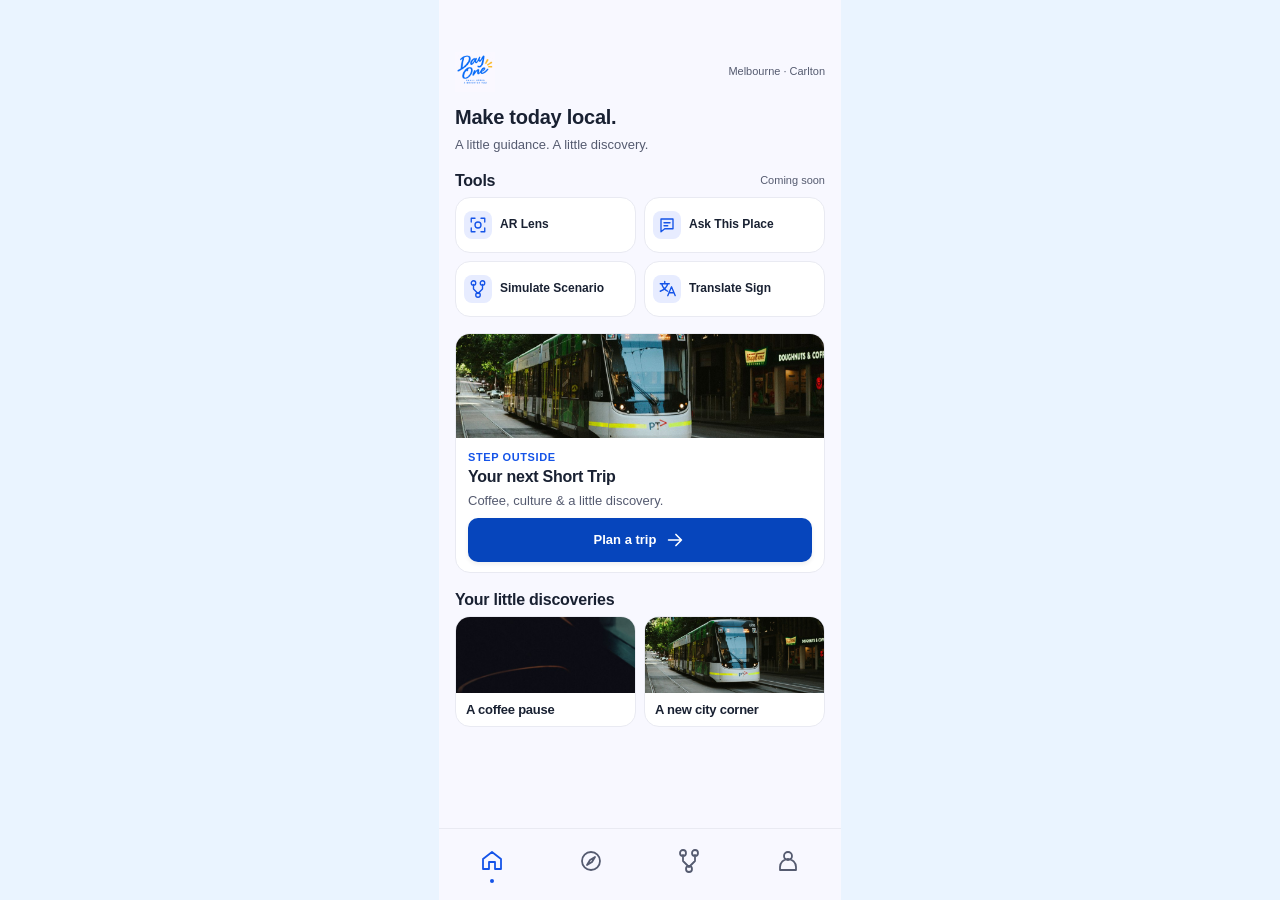
<file: index.html>
<!doctype html><html lang="en"><head><meta charset="utf-8"><meta name="viewport" content="width=device-width,initial-scale=1,viewport-fit=cover"><title>Day One — Make today local</title><link rel="stylesheet" href="assets/leaflet/leaflet.css"><link rel="stylesheet" href="assets/maplibre/maplibre-gl.css"><link rel="stylesheet" href="app.css"><link rel="stylesheet" href="mobile.css?v=always-map-3"><link rel="stylesheet" href="visual-theme.css?v=trip-photos-1"></head><body class="trip-app"><div id="app"><main id="content"></main><iframe id="journey" title="Health Care Journey" src="journey.html?v=sync-step-4" hidden></iframe><nav id="nav" aria-label="Main navigation"></nav><div id="toast" role="status"></div></div><script src="assets/leaflet/leaflet.js"></script><script src="assets/maplibre/maplibre-gl.js"></script><script src="assets/maplibre/leaflet-maplibre-gl.js"></script><script src="map-data.js"></script><script src="places.js?v=trip-photos-1"></script><script src="maps.js"></script><script src="drag-stops.js"></script><script src="app.js?v=trip-photos-1"></script></body></html>
</file>
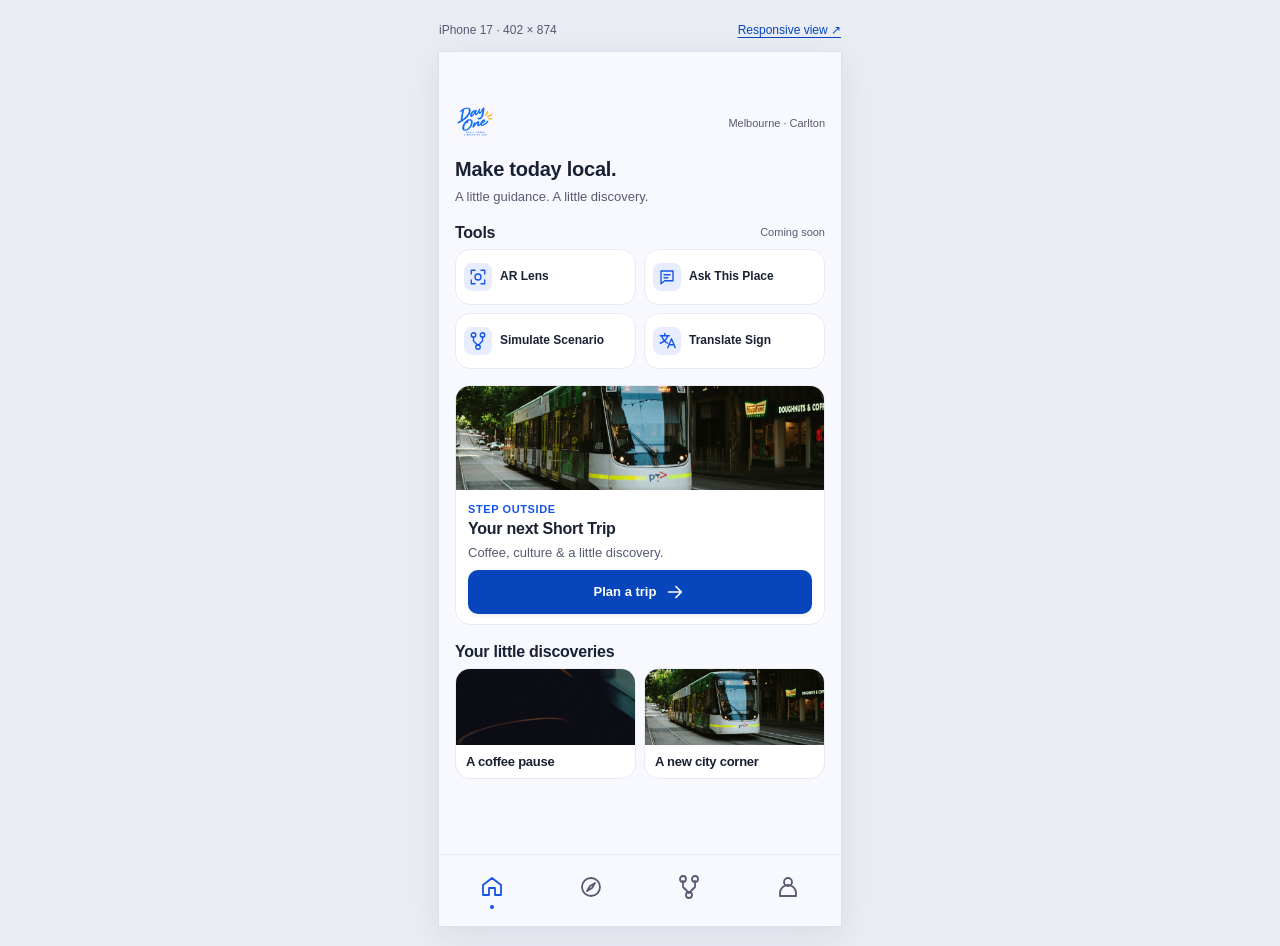
<file: iphone17-preview.html>
<!doctype html>
<html lang="en">
<head>
<meta charset="utf-8">
<meta name="viewport" content="width=device-width,initial-scale=1">
<title>Day One · iPhone 17 Preview</title>
<style>
*{box-sizing:border-box}html,body{margin:0;min-height:100%;background:#E9ECF3}body{display:flex;flex-direction:column;align-items:center;font-family:Inter,-apple-system,BlinkMacSystemFont,'Segoe UI',sans-serif;color:#555B70;padding:20px 12px;gap:12px}.preview-label{font-size:12px;line-height:20px;display:flex;justify-content:space-between;gap:24px;width:402px;max-width:100%}.preview-label a{color:#0645BC;text-underline-offset:3px}.preview-stage{width:402px;height:874px;flex:none;position:relative}.device{width:402px;height:874px;position:absolute;top:0;left:0;transform-origin:top left;background:#F8F8FF;box-shadow:0 0 0 1px #DCE0EA,0 8px 32px #19213214;overflow:hidden}iframe{display:block;width:402px;height:874px;border:0;background:#F8F8FF}
</style>
</head>
<body>
<div class="preview-label"><span>iPhone 17 · 402 × 874</span><a href="index.html">Responsive view ↗</a></div>
<div class="preview-stage"><div class="device"><iframe src="index.html" title="Day One — iPhone 17 preview"></iframe></div></div>
<script>
// Preserve a true 402 × 874 CSS-pixel viewport; only scale the outer presentation.
function fitPreview(){const scale=Math.min(1,Math.max(0.1,(innerWidth-24)/402));const stage=document.querySelector('.preview-stage');stage.style.width=402*scale+'px';stage.style.height=874*scale+'px';document.querySelector('.device').style.transform=`scale(${scale})`}
window.addEventListener('resize',fitPreview);fitPreview();
</script>
</body>
</html>
</file>
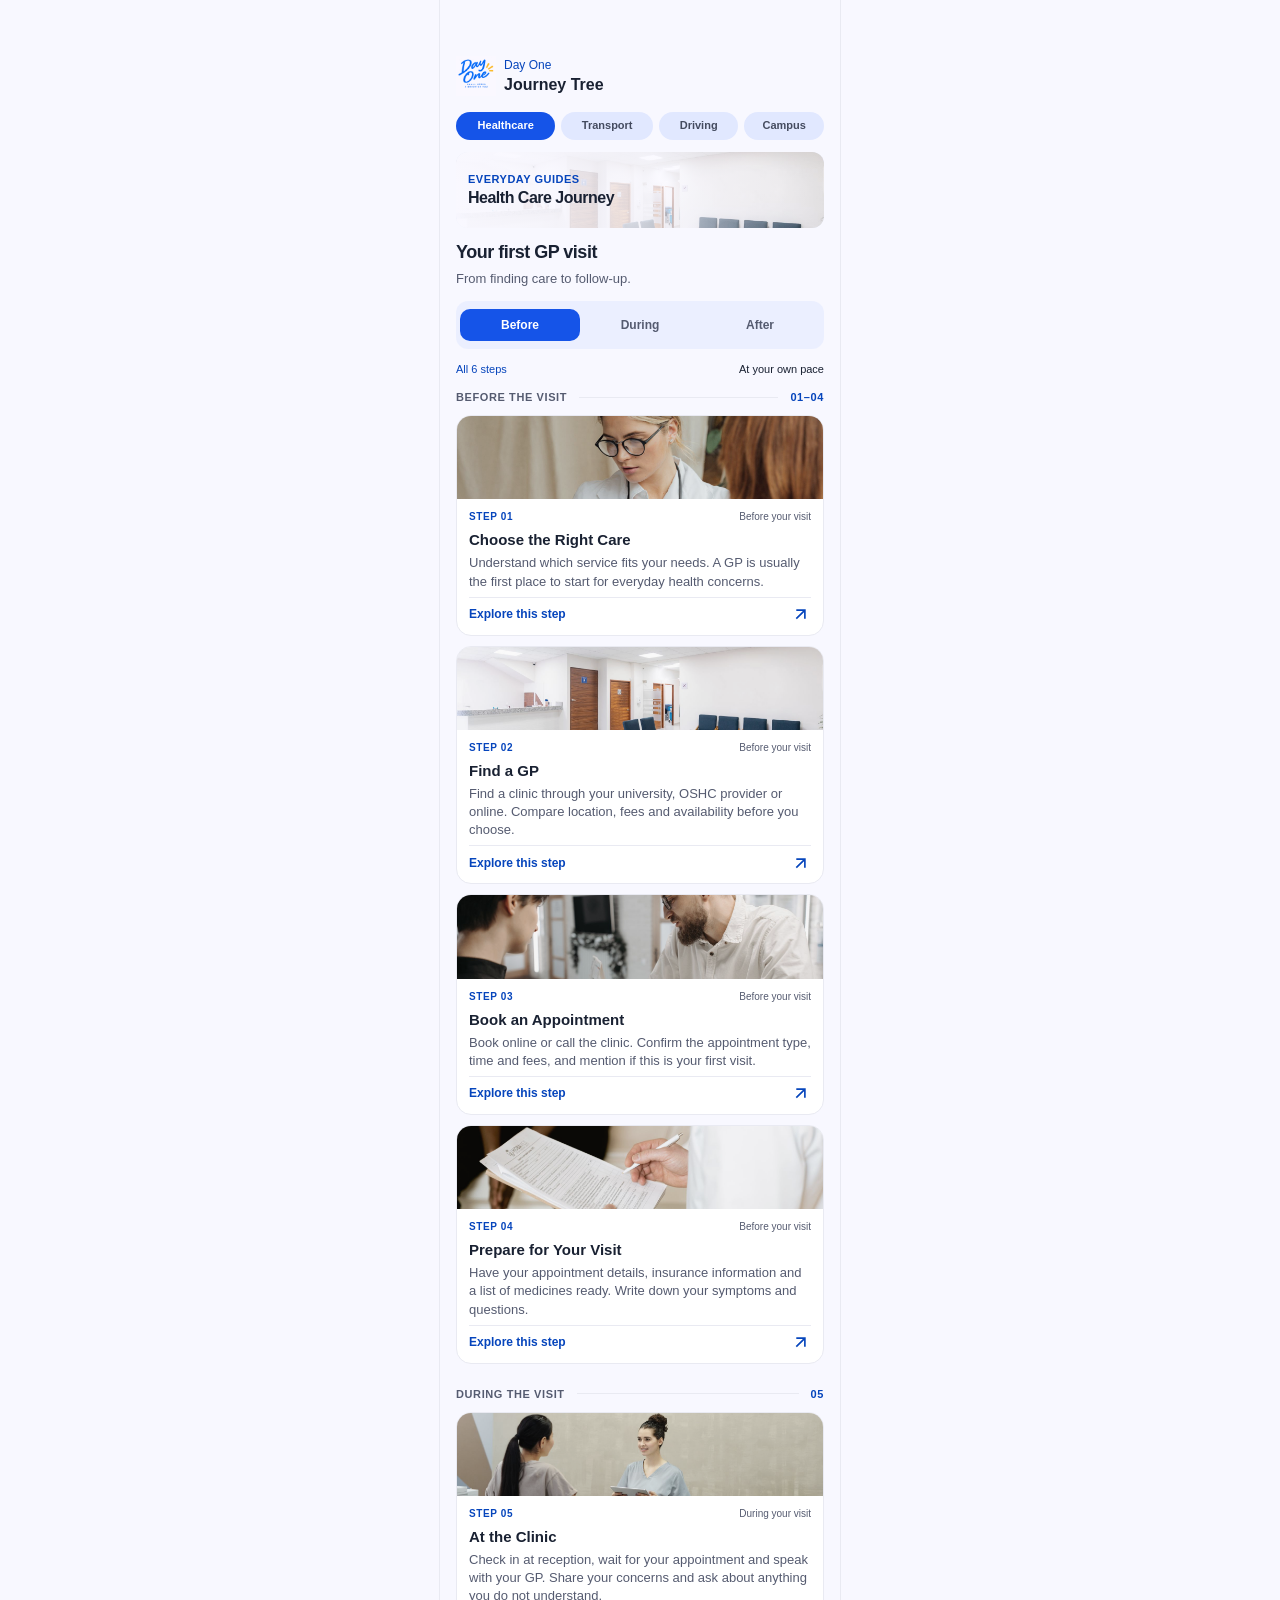
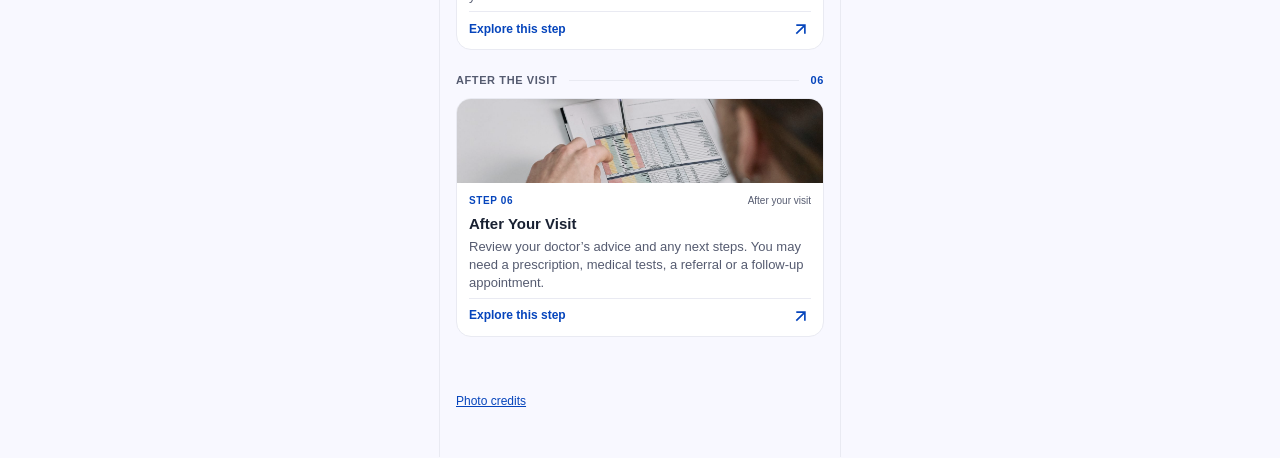
<file: journey.html>
<!doctype html><html lang="en"><head><meta charset="utf-8"><meta name="viewport" content="width=device-width,initial-scale=1,viewport-fit=cover"><title>Day One · Health Care Journey</title><style>
:root{--blue:#1E7BFF;--yellow:#F9C74F;--bg:#EAF4FF;--white:#FFFFFF;--ink:#1F2937;--muted:#6B7280;--border:#E2E8F0;--link:#005AA8;--card-shadow:0 2px 8px rgba(31,41,55,.06);--overlay-shadow:0 16px 40px rgba(31,41,55,.14)}*{box-sizing:border-box}body{margin:0;background:var(--bg);color:var(--ink);font-family:Inter,-apple-system,BlinkMacSystemFont,'SF Pro Display',sans-serif;font-size:14px;line-height:20px}button,a{-webkit-tap-highlight-color:transparent}button{font:inherit;color:inherit}button:focus-visible,a:focus-visible{outline:2px solid var(--link);outline-offset:4px}button{cursor:pointer}svg.icon{width:24px;height:24px;fill:currentColor;flex-shrink:0}.app{max-width:402px;margin:auto;min-height:100dvh;padding-top:52px;background:var(--bg)}nav{display:flex;align-items:center;padding:0 16px;gap:8px;height:56px}nav strong{font-size:16px;font-weight:500;flex:1}.nav-static{width:48px;height:48px;display:grid;place-items:center;color:var(--muted)}.intro{padding:24px 16px 0}.eyebrow{display:flex;align-items:center;gap:8px;font-size:12px;line-height:16px;letter-spacing:1px;font-weight:500;color:var(--link)}.eyebrow:before{content:'';width:8px;height:8px;border-radius:15px;background:var(--yellow)}h1{font-size:32px;line-height:40px;font-weight:400;margin:12px 0 8px;letter-spacing:-1px}p{margin:0;color:var(--muted)}.intro p{font-size:14px;line-height:20px}.journey-meta{display:flex;justify-content:space-between;align-items:center;margin-top:24px;padding-bottom:16px;border-bottom:1px solid var(--border);font-size:12px}.sequence{letter-spacing:4px;color:var(--link)}.grid{display:grid;grid-template-columns:repeat(2,minmax(0,1fr));gap:16px 12px;padding:16px 16px 32px}.phase{grid-column:1/-1;font-size:11px;line-height:16px;letter-spacing:1px;color:var(--muted);margin:0;font-weight:500}.phase.split{grid-column:auto;margin-top:8px}.card{position:relative;border:0;background:var(--white);border-radius:15px;overflow:hidden;text-align:left;padding:0;display:flex;flex-direction:column;min-width:0}.card.interactive{box-shadow:var(--card-shadow);outline:1px solid rgba(30,123,255,.3)}.card.interactive:hover{box-shadow:0 8px 24px rgba(31,41,55,.10)}.card.interactive:active{background:var(--bg)}.cover{display:block;width:100%;aspect-ratio:1.4;object-fit:cover;background:var(--bg)}.card-body{padding:12px;flex:1}.step{font-size:12px;line-height:16px;font-weight:500;color:var(--link);display:flex;justify-content:space-between;align-items:center;margin-bottom:8px}.step svg{width:20px;height:20px}.card h2{font-size:16px;line-height:24px;font-weight:500;margin:0 0 4px}.card p{font-size:14px;line-height:20px}.endnote{text-align:center;font-size:12px;line-height:16px;padding:0 16px 32px}.overlay{position:fixed;inset:0;background:rgba(31,41,55,.42);z-index:5;display:grid;place-items:center;opacity:0;transition:opacity 300ms}.overlay[hidden]{display:none}.overlay.visible{opacity:1}.modal{width:calc(100% - 24px);max-width:378px;height:88dvh;max-height:840px;border-radius:15px;background:var(--white);box-shadow:var(--overlay-shadow);display:flex;flex-direction:column;overflow:hidden;transform-origin:top left}.modal-header{display:flex;align-items:center;padding:8px 12px 8px 16px;border-bottom:1px solid var(--border);flex-shrink:0;gap:12px}.modal-header .number{color:var(--link);font-size:12px}.modal-header h2{font-size:16px;line-height:24px;font-weight:500;flex:1;margin:0}.icon-button{width:48px;height:48px;display:grid;place-items:center;border:0;border-radius:15px;background:transparent}.icon-button:hover{background:var(--bg)}.modal-scroll{overflow-y:auto;overscroll-behavior:contain;min-height:0;padding:16px;scrollbar-width:thin}.hero{width:100%;display:block;border-radius:15px;aspect-ratio:1.7;object-fit:cover}.caption{font-size:11px;line-height:16px;margin-top:4px}.modal h3{font-size:24px;line-height:32px;font-weight:400;margin:16px 0 8px;letter-spacing:-.5px}.modal h4{font-size:16px;line-height:24px;font-weight:500;margin:24px 0 12px}.row{display:flex;gap:12px;align-items:flex-start;padding:12px 0;border-bottom:1px solid var(--border)}.row:last-child{border-bottom:0}.row-icon{width:40px;height:40px;background:var(--bg);border-radius:12px;display:grid;place-items:center;color:var(--link);flex-shrink:0}.row b,.tip b{display:block;font-size:14px;line-height:20px;font-weight:500;margin-bottom:4px}.tips{padding-left:20px;margin:0}.tip{padding-left:4px;margin-bottom:12px}.tip::marker{color:var(--link)}.clinic{border:1px solid var(--border);border-radius:15px;padding:12px}.clinic-top{display:flex;gap:12px;align-items:center}.clinic img{width:72px;height:72px;object-fit:cover;border-radius:8px}.clinic b{font-weight:500}.clinic p{margin-top:8px}.clinic .note{font-size:12px;line-height:16px}.text-link{display:flex;align-items:center;gap:8px;min-height:48px;color:var(--link);font-weight:500;text-underline-offset:4px}.text-link .icon{width:20px;height:20px}.good{margin:24px 0 8px;padding:16px;background:var(--bg);border-radius:15px}.good h4{margin:0 0 8px}.good p{color:var(--ink)}.actions{display:flex;align-items:center;padding:8px 16px max(12px,env(safe-area-inset-bottom));gap:12px;border-top:1px solid var(--border);background:var(--white);flex-shrink:0}.action{display:flex;align-items:center;justify-content:center;gap:8px;min-height:48px;border-radius:15px;border:1px solid var(--border);background:var(--white);padding:0 12px;text-decoration:none;font-size:14px;font-weight:500;color:var(--link)}.action.source{flex:1;background:var(--bg);border-color:var(--bg)}.action[aria-pressed=true]{background:var(--bg);border-color:var(--blue)}.action .icon{width:20px;height:20px}.sr-only{position:absolute;width:1px;height:1px;overflow:hidden;clip:rect(0,0,0,0)}@media(min-width:600px){.app{border-left:1px solid var(--border);border-right:1px solid var(--border)}}@media(prefers-reduced-motion:reduce){*,*:before,*:after{transition:none!important;scroll-behavior:auto!important}}
/* Reference iteration: single-column text cards; explicit palette override. */
:root{--bg:#F8F9FF;--blue:#1E7BFF;--phase-bg:#DCE9FF;--soft:#F1F3FF}
.grid{grid-template-columns:minmax(0,1fr);gap:16px;padding-top:24px}
.phase{justify-self:start;background:var(--phase-bg);color:var(--link);border-radius:15px;padding:4px 12px;letter-spacing:.3px;margin:8px 0 0;font-size:12px;line-height:16px}
.card{border:1px solid var(--border);padding:16px;border-radius:15px;overflow:visible}
.card.interactive{outline:none;border-color:#B8D4FF;box-shadow:var(--card-shadow)}
.card-heading{display:flex;align-items:center;gap:12px}.card-heading>div{flex:1;min-width:0}.card-heading>.icon{color:var(--link);width:20px;height:20px}
.step-number{width:40px;height:40px;flex-shrink:0;border-radius:15px;background:var(--link);color:white;display:grid;place-items:center;font-size:14px;line-height:20px;font-weight:500}
.card h2{margin:0 0 4px;font-weight:600}.card-summary{font-size:12px;line-height:16px;color:var(--muted);display:block}
.card-body{padding:12px 0 0}.card p{line-height:24px;font-size:14px}.card-tags{display:flex;flex-wrap:wrap;gap:8px;margin-top:16px}.card-tags span{background:var(--soft);padding:4px 8px;border-radius:8px;font-size:12px;line-height:16px;color:var(--link)}
.read-guide{display:flex;align-items:center;gap:8px;color:var(--link);font-size:14px;line-height:20px;font-weight:500;margin-top:16px}.read-guide .icon{width:18px;height:18px}
h1{font-weight:600;letter-spacing:-1px}.journey-meta{margin-top:16px;padding-bottom:0;border:0}.intro{padding-top:16px}.endnote{padding-top:8px}
/* Editorial reference palette and cover layout. */
:root{--bg:#F7F6F1;--ink:#20344A;--link:#194CCA;--border:#E4E4DF;--soft:#EDEFEA}
.app{padding-top:52px}.journal-nav{margin:0 16px;padding:0 0 16px;height:auto;min-height:48px;border-bottom:1px solid var(--border);gap:12px}.journal-nav strong{color:var(--link);font-weight:600}.journal-nav>span{font-size:12px;color:var(--muted)}
.intro{padding-top:16px}h1{font-size:28px;line-height:36px;font-weight:600;letter-spacing:-.6px;margin:0 0 8px}.intro p{font-size:16px;line-height:24px}
.start-guide{margin-top:16px;width:100%;min-height:48px;padding:12px 16px;background:var(--link);color:white;display:flex;justify-content:space-between;align-items:center;border:0;border-radius:12px;font-size:16px;font-weight:500}.start-guide span{display:flex}.phase-nav{display:flex;margin-top:20px;padding:4px;background:var(--soft);border-radius:12px}.phase-nav a{flex:1;text-align:center;padding:12px 4px;min-height:48px;text-decoration:none;color:var(--muted);font-weight:500}.phase-nav a:hover{color:var(--link);background:white;border-radius:8px}
.journey-meta{font-size:12px;line-height:16px;margin-top:16px;align-items:center}.journey-meta>span:first-child{color:var(--link);text-decoration:underline;text-underline-offset:4px}.grid{padding-top:24px;gap:20px}.card{padding:0;overflow:hidden;border-radius:15px;scroll-margin-top:24px}.card.interactive{border-color:var(--border);box-shadow:none}.editorial-cover{width:100%;aspect-ratio:2.4;object-fit:cover;display:block}.editorial-body{padding:16px}.editorial-meta{display:flex;justify-content:space-between;align-items:center;gap:8px;margin-bottom:8px;font-size:11px;line-height:16px;color:var(--muted)}.editorial-meta>span:first-child{color:var(--link);font-weight:600;letter-spacing:1.5px}.card h2{font-size:22px;line-height:28px;margin:0 0 8px;font-weight:600;letter-spacing:-.4px}.card p{font-size:14px;line-height:20px}.explore{display:flex;justify-content:space-between;align-items:center;border-top:1px solid var(--border);margin-top:12px;padding-top:12px;color:var(--link);font-weight:600;min-height:40px}.explore .icon{transform:rotate(-45deg);width:20px;height:20px}.endnote{text-align:left;font-size:14px;line-height:24px;padding-bottom:32px}
.step-purpose{margin-top:24px;padding:16px;border:1px solid var(--border);border-radius:15px;background:var(--bg)}.step-purpose h4{margin:0 0 8px}.step-purpose h4:not(:first-child){margin-top:16px}.step-purpose p{color:var(--ink)}.source-list{margin:24px 0 8px}.source-list .text-link{font-size:12px;line-height:16px;justify-content:space-between;padding:8px 0;overflow-wrap:anywhere}.source-list p{font-size:12px;line-height:16px}.source-list h4{margin-bottom:8px}.urgent-note{margin-top:16px;border-left:4px solid #FF5A5F;padding:12px;background:var(--bg);font-weight:600}.modal-header h2{min-width:0}.modal-header .number,.modal-header .icon-button{flex-shrink:0}
/* Photo iteration: reference header, maximum radius 15px. */
:root{--bg:#F9F8FF;--soft:#E1E9FF;--link:#1953D9;--border:#E2E6EF;--ink:#1D2740}
.journey-top{padding:0 16px}.brand-row{display:flex;align-items:center;gap:12px;min-height:80px}.brand-logo{display:block;flex:0 0 80px;height:76px;background-image:url('assets/brand-reference.png');background-size:646px auto;background-position:-16px -12px;background-repeat:no-repeat}.brand-name{font-size:16px;line-height:24px;color:var(--link);font-weight:600}.brand-title{font-size:28px;line-height:36px;font-weight:600;color:var(--ink);letter-spacing:-.5px}
.category-nav{display:grid;grid-template-columns:1.25fr 1.15fr 1fr 1fr;gap:8px;margin:20px 0 24px}.category-nav span{display:flex;align-items:center;justify-content:center;min-height:44px;border-radius:12px;background:var(--soft);font-size:12px;font-weight:600;color:#465064}.category-nav .active{background:var(--link);color:white}
.journey-banner{position:relative;min-height:148px;border-radius:15px;overflow:hidden;background:var(--soft);display:flex;align-items:center}.journey-banner>img{position:absolute;inset:0;width:100%;height:100%;object-fit:cover;object-position:50% 42%;filter:saturate(.8)}.banner-copy{position:relative;width:100%;padding:24px 16px;background:linear-gradient(90deg,rgba(249,248,255,.95),rgba(249,248,255,.85) 55%,rgba(249,248,255,0))}.banner-copy>span{font-size:11px;line-height:16px;letter-spacing:1px;color:var(--link);font-weight:600}.banner-copy h1{font-size:24px;line-height:32px;max-width:260px;margin:4px 0 0;letter-spacing:-.5px}
.intro{padding-top:24px}.topic-title{font-size:24px;line-height:32px;margin:0 0 8px;font-weight:600;letter-spacing:-.5px}.editorial-cover,.hero{filter:saturate(.82) contrast(.96);object-position:center 42%}.photo-credit-link{color:var(--link);display:inline-flex;min-height:48px;align-items:center;font-size:12px}.card[data-step="0"] .editorial-cover{object-position:center 34%}.card[data-step="5"] .editorial-cover{object-position:center 78%}
.card[data-step="4"] .editorial-cover{object-position:center 62%}.banner-copy{align-self:stretch;display:flex;flex-direction:column;justify-content:center;background:linear-gradient(90deg,rgba(249,248,255,.94),rgba(249,248,255,.8) 50%,rgba(249,248,255,.08))}/* Mobile navigation revision. Category pills are an explicit shape exception. */
.category-nav span{border-radius:999px;min-height:36px}.phase-nav{position:sticky;top:0;z-index:3;margin:20px 16px 0;background:#E1E9FF;box-shadow:0 2px 8px rgba(31,41,55,.06)}.phase-nav a{border-radius:12px;transition:background 150ms,color 150ms}.phase-nav a.selected{background:var(--link);color:white}.journey-summary{padding-top:0}.card{scroll-margin-top:80px}.detail-stack{position:relative;width:calc(100% - 12px);max-width:414px;display:flex;align-items:center;gap:0}.modal{width:calc(100% - 36px);height:88dvh;flex:1;min-width:0}.step-rail{display:flex;flex-direction:column;gap:4px;height:auto;padding:0;width:44px;flex:0 0 44px}.step-dot{width:44px;min-height:48px;padding:0;background:transparent;border:0;display:grid;place-items:center;color:white}.step-dot span{display:grid;place-items:center;width:24px;height:24px;border-radius:8px;background:#465064;font-size:11px;line-height:16px}.step-dot[aria-current="step"] span{background:white;color:var(--link);outline:2px solid var(--link);font-weight:600}.step-dot[aria-current="step"] span:after{content:'';width:4px;height:4px;background:var(--link);border-radius:2px}.step-explanation{margin:8px 0 24px;color:var(--ink);font-size:14px;line-height:24px}.modal-header{gap:8px;padding-left:12px}.modal-header h2{font-size:14px;line-height:20px}.modal-scroll{padding:12px}.actions{padding-left:12px;padding-right:12px;gap:8px}.action{padding:0 8px}.step-dot:focus-visible{outline-color:white}
.overlay{touch-action:none}.modal-scroll{touch-action:pan-y}.outside-step{position:absolute;left:0;width:100%;height:6dvh;min-height:40px;border:0;padding:0;background:transparent;color:white;display:grid;place-items:center;touch-action:none;cursor:pointer}.outside-previous{top:0}.outside-next{bottom:0}.outside-step:disabled{cursor:default}.intro-arrow{font-size:28px;line-height:32px;opacity:0;pointer-events:none}.gesture-intro .intro-arrow{animation:outside-cue 1.6s ease-in-out both}.gesture-intro .outside-next .intro-arrow{animation-delay:.15s}@keyframes outside-cue{0%,100%{opacity:0;transform:translateY(0)}25%,65%{opacity:1;transform:translateY(-4px)}45%,80%{opacity:.3;transform:translateY(4px)}}@media(prefers-reduced-motion:reduce){.gesture-intro .intro-arrow{animation:none;opacity:1}}
/* Compact overview with more breathing room inside details. */
.modal-scroll{padding:24px}.modal-header{padding:8px 16px}.actions{padding-left:16px;padding-right:16px}.hero{aspect-ratio:2.2}.modal h3{margin-top:20px}.row{gap:12px}.row-icon{width:32px;height:32px;border-radius:8px}.step-dot span{width:28px;height:28px;border-radius:50%;background:rgba(249,248,255,.9);color:var(--ink);outline:none;border:0}.step-dot[aria-current="step"] span{background:var(--link);color:white;outline:none;border:0;font-weight:600}.step-dot[aria-current="step"] span:after{display:none}
.grid{gap:16px;padding-top:16px}.editorial-cover{aspect-ratio:3.2}.editorial-body{padding:16px}.card h2{font-size:20px;line-height:24px;margin-bottom:8px}.editorial-meta{margin-bottom:4px}.explore{margin-top:8px;padding-top:8px;min-height:32px}.phase-divider{display:flex;align-items:center;gap:12px;margin:12px 0 0;scroll-margin-top:68px;font-size:12px;line-height:16px;font-weight:500;color:var(--muted)}.phase-divider:after{content:'';height:1px;flex:1;background:var(--border)}.phase-divider .phase-count{font-size:11px;color:var(--link);order:2}.phase-divider:first-child{margin-top:0}
.phase-nav{padding:0 4px;min-height:44px;background:rgba(225,233,255,.75);box-shadow:none;transition:background 150ms,box-shadow 150ms}.phase-nav a{display:flex;align-items:center;justify-content:center;min-height:44px;padding:0 4px;position:relative;background:transparent!important;color:var(--muted);isolation:isolate}.phase-nav a:before{content:'';position:absolute;inset:6px 0;border-radius:10px;z-index:-1;background:transparent}.phase-nav a.selected{color:white}.phase-nav a.selected:before{background:var(--link)}.phase-nav.is-stuck{background:rgba(249,248,255,.72);backdrop-filter:blur(16px);-webkit-backdrop-filter:blur(16px);box-shadow:0 2px 8px rgba(31,41,55,.06)}
/* Mobile accessibility and safe-area refinement. */
:root{font-size:16px;color-scheme:light}body{font-size:.9375rem;line-height:1.5;-webkit-text-size-adjust:100%}.app{padding-top:max(24px,env(safe-area-inset-top))}.phase-nav a{min-height:48px}.phase-nav a:before{inset:8px 0}.step-rail{width:48px;flex-basis:48px}.step-dot{width:48px;min-height:48px}.modal{height:calc(100dvh - 112px);max-height:840px}.modal-scroll{padding:20px}.modal-header{padding:8px 12px;gap:6px}.modal-header h2{font-size:.9375rem;line-height:1.35}.modal-header .number{font-size:.75rem}.modal-header .icon-button{width:48px;min-height:48px}.modal p,.step-explanation{font-size:.9375rem;line-height:1.55}.modal h4,.row b,.tip b{font-size:1rem;line-height:1.4}.actions{padding:8px 12px;flex-wrap:wrap}.action{font-size:.8125rem;min-height:48px}.card p{font-size:.875rem;line-height:1.5}.card-body{padding:16px}.category-nav{overflow-x:auto}.category-nav span{flex-shrink:0}.source-list .text-link{font-size:.8125rem}.phase-heading{scroll-margin-top:64px}.modal .row{gap:10px}.modal .row-icon{width:28px;height:28px}.modal h3{font-size:1.375rem;line-height:1.4}.topic-title{font-size:1.5rem}.step-dot span{font-size:.75rem}.outside-step{min-height:48px}@media(max-width:359px){.modal-scroll{padding:16px}.modal-header .number{display:none}.modal .row-icon{display:none}.brand-title{font-size:1.5rem}}@media(max-height:500px){.modal{height:calc(100dvh - 64px)}.step-rail{gap:0}.step-dot{min-height:40px}.step-dot span{width:24px;height:24px}.actions{padding:4px 8px}.modal-header{padding:0 8px}}
</style><link rel="stylesheet" href="visual-theme.css?v=reference-compact-3"></head><body class="journey-app"><main class="app" id="overview"><header class="journey-top"><div class="brand-row"><span class="brand-logo" role="img" aria-label="Day One — Small steps, a brighter you"></span><div><span class="brand-name">Day One</span><p class="brand-title">Journey Tree</p></div></div><div class="category-nav" aria-label="Journey categories"><span class="active" aria-current="page">Healthcare</span><span>Transport</span><span>Driving</span><span>Campus</span></div><div class="journey-banner"><img src="assets/photo-2.jpg" alt="Bright clinic reception and waiting area"><div class="banner-copy"><span>EVERYDAY GUIDES</span><h1>Health Care Journey</h1></div></div></header><header class="intro"><h2 class="topic-title">Your first GP visit</h2><p>From finding care to follow-up.</p></header><div class="phase-nav" aria-label="Journey phases"><a href="#phase-before">Before</a><a href="#phase-during">During</a><a href="#phase-after">After</a></div><header class="intro journey-summary"><div class="journey-meta"><span>All 6 steps</span><span>At your own pace</span></div></header><section class="grid" id="grid" aria-label="Six steps for your first GP visit"></section><p class="endnote"><a class="photo-credit-link" href="PHOTO-CREDITS.html" target="_blank" rel="noopener">Photo credits</a></p></main>
<div class="overlay" id="overlay" hidden><button class="outside-step outside-previous" aria-label="Previous step"><span class="intro-arrow" aria-hidden="true">↑</span></button><button class="outside-step outside-next" aria-label="Next step"><span class="intro-arrow" aria-hidden="true">↓</span></button><div class="detail-stack" role="dialog" aria-modal="true" aria-labelledby="modal-title"><nav class="step-rail" aria-label="Journey step position"></nav><section class="modal" id="detail" tabindex="-1"><header class="modal-header"><span class="number">02 / 06</span><h2 id="modal-title">Find a GP</h2><button class="icon-button" id="close" aria-label="Close Find a GP" data-icon="close"></button></header><div class="modal-scroll" id="reading"></div><footer class="actions"><button class="action" id="save" aria-pressed="false"><span data-icon="bookmark"></span><span id="save-label">Save</span></button><a class="action source" href="https://services.unimelb.edu.au/health" target="_blank" rel="noopener noreferrer">Official Source <span data-icon="external"></span><span class="sr-only">(opens in a new tab)</span></a></footer></section></div></div><div id="announcement" class="sr-only" role="status"></div>
<script>

const icons={back:'M20 11H7.83l5.59-5.59L12 4l-8 8 8 8 1.42-1.41L7.83 13H20z',close:'M18.3 5.71 12 12l6.3 6.29-1.42 1.42L10.59 13.4 4.3 19.71 2.88 18.3 9.17 12 2.88 5.71 4.3 4.29l6.29 6.3 6.29-6.3z',help:'M11 18h2v-2h-2v2zm1-16a10 10 0 1 0 0 20 10 10 0 0 0 0-20zm0 18a8 8 0 1 1 0-16 8 8 0 0 1 0 16zm0-14a4 4 0 0 0-4 4h2a2 2 0 0 1 4 0c0 2-3 1.75-3 5h2c0-2.25 3-2.5 3-5a4 4 0 0 0-4-4z',person:'M12 12a4 4 0 1 0 0-8 4 4 0 0 0 0 8zm0-6a2 2 0 1 1 0 4 2 2 0 0 1 0-4zm0 8c-4 0-8 2-8 4v3h16v-3c0-2-4-4-8-4zm6 5H6v-1c0-.5 2-2 6-2s6 1.5 6 2z',arrow:'m12 4-1.41 1.41L16.17 11H4v2h12.17l-5.58 5.59L12 20l8-8z',school:'m12 3-12 6 4 2v6l8 4 8-4v-6l2-1v7h2V9zm0 2.24L19.53 9 12 12.76 4.47 9zM6 12l6 3 6-3v3.76l-6 3-6-3z',shield:'m12 1-9 4v6c0 5.55 3.84 10.74 9 12 5.16-1.26 9-6.45 9-12V5zm7 10c0 4.52-2.98 8.69-7 9.93C7.98 19.69 5 15.52 5 11V6.3l7-3.11 7 3.11z',search:'M9.5 3a6.5 6.5 0 1 0 4.03 11.6L19.93 21 21 19.93l-6.4-6.4A6.5 6.5 0 0 0 9.5 3zm0 2a4.5 4.5 0 1 1 0 9 4.5 4.5 0 0 1 0-9z',bookmark:'M6 2h12a2 2 0 0 1 2 2v18l-8-4-8 4V4a2 2 0 0 1 2-2zm0 2v14.76l6-3 6 3V4z',external:'M19 19H5V5h7V3H5a2 2 0 0 0-2 2v14a2 2 0 0 0 2 2h14a2 2 0 0 0 2-2v-7h-2zM14 3v2h3.59l-9.83 9.83 1.41 1.41L19 6.41V10h2V3z'};
const icon=n=>`<svg class="icon" viewBox="0 0 24 24" aria-hidden="true"><path d="${icons[n]}"></path></svg>`;
const cards=[
{title:'Choose the Right Care',description:'Understand which service fits your needs. A GP is usually the first place to start for everyday health concerns.',summary:'GP, urgent care or emergency',tags:['Everyday health','Choosing care']},
{title:'Find a GP',description:'Find a clinic through your university, OSHC provider or online. Compare location, fees and availability before you choose.',summary:'Find a clinic that suits you',tags:['University','OSHC provider','Online search']},
{title:'Book an Appointment',description:'Book online or call the clinic. Confirm the appointment type, time and fees, and mention if this is your first visit.',summary:'Make time for your first visit',tags:['Online booking','Phone booking']},
{title:'Prepare for Your Visit',description:'Have your appointment details, insurance information and a list of medicines ready. Write down your symptoms and questions.',summary:'Bring the details that matter',tags:['Insurance details','Medical notes','Medicines']},
{title:'At the Clinic',description:'Check in at reception, wait for your appointment and speak with your GP. Share your concerns and ask about anything you do not understand.',summary:'Know what happens when you arrive',tags:['Check in','Wait','Consult']},
{title:'After Your Visit',description:'Review your doctor’s advice and any next steps. You may need a prescription, medical tests, a referral or a follow-up appointment.',summary:'Feel clear about your next steps',tags:['Prescriptions','Referrals','Follow-up']}
].map((c,i)=>({...c,step:String(i+1).padStart(2,'0')}));
const sources={"care": ["Victoria: urgent care services", "https://www.betterhealth.vic.gov.au/urgent-care-services"], "urgent": ["Victoria: Urgent Care Clinics", "https://www.betterhealth.vic.gov.au/urgent-care-clinics"], "gp": ["Victoria: seeing a GP", "https://www.betterhealth.vic.gov.au/health/servicesandsupport/seeing-a-doctor-or-general-practitioner"], "booking": ["Victoria: making and managing appointments", "https://www.betterhealth.vic.gov.au/health/servicesandsupport/making-and-managing-health-and-medical-appointments"], "prepare": ["Victoria: preparing for an appointment", "https://www.betterhealth.vic.gov.au/health/servicesandsupport/preparing-for-a-health-or-medical-appointment"], "talk": ["Victoria: talking with your doctor", "https://www.betterhealth.vic.gov.au/health/healthyliving/talking-with-your-doctor"], "questions": ["healthdirect: questions to ask your doctor", "https://www.healthdirect.gov.au/healthcare-and-services/general-health/questions-to-ask-your-doctor"], "builder": ["healthdirect: Question Builder", "https://www.healthdirect.gov.au/question-builder"], "health": ["University of Melbourne Health Service", "https://services.unimelb.edu.au/health"], "new": ["University of Melbourne: new patients", "https://services.unimelb.edu.au/health/make-an-appointment/information-for-new-patients"], "fees": ["University of Melbourne: fees", "https://services.unimelb.edu.au/health/make-an-appointment/fees"], "oshc": ["University of Melbourne: international students", "https://services.unimelb.edu.au/health/make-an-appointment/information-for-international-students"]};
const details=[{"intro": "Choose the right place to get help.", "what": "Match your health concern to a GP, urgent care service or emergency care.", "why": "These services handle different levels of urgency. Choosing appropriately helps you get the right support without delaying emergency treatment.", "heading": "Which care do I need?", "rows": [["person", "GP \u00b7 everyday and ongoing care", "Start here for non-emergency health concerns, preventive care and ongoing conditions."], ["help", "Urgent care \u00b7 needs attention today", "For an illness or injury that needs prompt care but is not life-threatening. Check the service can treat your concern."], ["shield", "Emergency \u00b7 immediate danger", "For a life-threatening emergency, call triple zero (000). Do not wait for a GP appointment."]], "alert": "Life-threatening emergency? Call 000 now.", "tipsHeading": "If you are unsure", "tips": [["Ask for guidance", "Contact a health professional or use Victoria\u2019s official urgent-care information."], ["Check the service", "Look up its location and current opening hours before travelling."]], "resource": {"title": "Victorian urgent care services", "text": "Compare local care options using the Victorian Government\u2019s service guide.", "url": "https://www.betterhealth.vic.gov.au/urgent-care-services"}, "good": "Victorian Urgent Care Clinics do not require an appointment, referral or Medicare card. This is specific to those clinics, not a promise about every GP or emergency service.", "sources": ["care", "urgent", "gp"]}, {"intro": "Choose a clinic that fits your needs.", "what": "Find a GP clinic and check its location, new-patient availability, insurance arrangements and fees.", "why": "Checking first helps you choose an accessible clinic and understand what you may need to pay.", "heading": "Where can I find a GP?", "rows": [["school", "University Health Service", "Check whether your university has a service and whether you are eligible."], ["shield", "OSHC provider", "Use your insurer\u2019s clinic directory, then confirm billing with the clinic."], ["search", "Online search", "Use healthdirect or clinic websites to find GP services."]], "tipsHeading": "Before you choose", "tips": [["Insurance & fees", "Ask about direct billing, upfront payment and any out-of-pocket cost. Confirm your cover with your insurer."], ["Location", "Choose a clinic you can reach and check accessibility if needed."], ["Availability", "Ask whether new patients are accepted and when you can be seen."]], "resource": {"title": "University of Melbourne Health Service", "text": "138\u2013146 Cardigan Street, Carlton VIC 3053. A fixed example for eligible students; confirm eligibility, current fees and availability.", "url": "https://services.unimelb.edu.au/health"}, "good": "OSHC means Overseas Student Health Cover. Direct billing depends on the clinic and your policy; it does not mean every service is free.", "sources": ["health", "fees", "oshc", "gp"]}, {"intro": "Arrange the right appointment for you.", "what": "Contact your chosen clinic and book a suitable appointment type and time.", "why": "Giving the clinic the right information helps it arrange enough time and any communication or access support you need.", "heading": "How to book", "rows": [["search", "Use the clinic\u2019s booking option", "Book through its official website, or phone reception. Some clinics require new patients to call."], ["person", "Explain what you need", "Say that you are a new patient and briefly describe the reason for the visit. Ask for a longer appointment if needed."], ["bookmark", "Confirm the details", "Check the date, location, appointment type and fees. Ask about an interpreter or accessibility support when booking."]], "tipsHeading": "Before you finish booking", "tips": [["No online appointments?", "Phone the clinic if you need care and cannot find a suitable time."], ["Plans changed?", "Cancel or reschedule promptly; ask about the clinic\u2019s cancellation policy."]], "resource": {"title": "Booking at the university clinic", "text": "The University of Melbourne\u2019s new-patient page gives its current registration and booking instructions. Other clinics may use a different process.", "url": "https://services.unimelb.edu.au/health/make-an-appointment/information-for-new-patients"}, "good": "If your condition becomes a life-threatening emergency, call 000 rather than waiting for the booked appointment.", "sources": ["booking", "new", "care"]}, {"intro": "Bring what will help your GP understand you.", "what": "Collect your insurance details, relevant health information and the questions you want to discuss.", "why": "A little preparation helps you remember important details and make better use of your appointment.", "heading": "What to prepare", "rows": [["shield", "Cards and appointment details", "Bring your OSHC information, any requested identification and your Medicare card if you have one. A university clinic may ask for your student card."], ["bookmark", "Medicines and health history", "List medicines, vitamins and supplements, doses and allergies. Bring relevant test results or medical records if available."], ["help", "Symptoms and questions", "Note when symptoms began, how they affect you and what changes them. Put your main questions first."]], "tipsHeading": "Make the day easier", "tips": [["Check clinic instructions", "Complete requested new-patient forms and confirm where to go."], ["Ask about support", "Arrange an interpreter in advance if needed. You may bring a support person."]], "resource": {"title": "Build your question list", "text": "healthdirect\u2019s Question Builder helps you prepare questions to take to your appointment.", "url": "https://www.healthdirect.gov.au/question-builder"}, "good": "Do not assume you need to fast for a routine GP visit. Ask the clinic whether any preparation is required for your particular appointment or test.", "sources": ["prepare", "new", "builder", "booking"]}, {"intro": "Talk through your concerns with your GP.", "what": "Check in, explain what is happening and discuss the assessment and possible next steps with your doctor.", "why": "Sharing your concerns and asking questions helps you understand your options and take part in decisions about your care.", "heading": "What happens at the clinic?", "rows": [["person", "Check in at reception", "Let staff know you have arrived. Confirm requested details and tell them if you need assistance."], ["help", "Talk with your GP", "Start with your main concern. Describe symptoms and mention medicines, allergies and relevant history."], ["bookmark", "Understand the plan", "Ask what the assessment means, what options you have and what the next steps involve. Ask for simpler wording if needed."]], "tipsHeading": "Before you leave the room", "tips": [["Say it back", "Describe the plan in your own words so your GP can check your understanding."], ["Ask for written advice", "Request key instructions in writing if that would help you remember them."], ["Clarify follow-up", "Ask when to return and who to contact if you have questions or your health changes."]], "resource": {"title": "Questions to ask your doctor", "text": "Use healthdirect\u2019s question prompts to discuss options, tests, medicines and costs.", "url": "https://www.healthdirect.gov.au/healthcare-and-services/general-health/questions-to-ask-your-doctor"}, "good": "You can ask your doctor to repeat or explain information. It is okay to take notes or have someone support you during the conversation.", "sources": ["talk", "questions"]}, {"intro": "Turn your care plan into clear next steps.", "what": "Follow the agreed advice and arrange any medicines, tests, referrals or review appointments your GP recommends.", "why": "Some care continues after the consultation. Knowing how to get results and when to follow up helps you avoid missed next steps.", "heading": "Your next steps may include", "rows": [["shield", "Medicines", "If prescribed, take the prescription to a pharmacy. Ask the doctor or pharmacist how to use the medicine and what side effects to watch for."], ["search", "Tests and results", "Ask when and how results will be discussed. Contact the clinic if you have not received them by the agreed time."], ["person", "Referrals and review", "Arrange recommended appointments. Check referral instructions, fees and insurance cover before booking."]], "tipsHeading": "Keep track of the plan", "tips": [["Write down the next action", "Record what you need to do and when. Not everyone needs tests, medicines or a referral."], ["Keep payment documents", "Keep receipts and ask your insurer what is needed if you must claim reimbursement."], ["Know when to seek help", "Follow your GP\u2019s advice about changes in symptoms. For a life-threatening emergency, call 000."]], "resource": {"title": "Following up with your doctor", "text": "Victoria\u2019s guide explains how to communicate with your doctor and follow up after your visit.", "url": "https://www.betterhealth.vic.gov.au/health/healthyliving/talking-with-your-doctor"}, "good": "Do not assume that no news means a test result is normal. Confirm the results process with your clinic; a further appointment may be needed.", "sources": ["talk", "gp", "questions", "booking", "oshc", "care"]}];
const imageAlts=['A healthcare professional checking a patient’s blood pressure','A bright clinic waiting area','A receptionist discussing an appointment book with a visitor','Medical information being reviewed on a form','A receptionist assisting a visitor at a healthcare desk','A healthcare professional discussing paperwork with a patient'];
const cardId=i=>i===0?'before':i===4?'during':i===5?'after':'step-'+(i+1);
const grid=document.querySelector('#grid');grid.innerHTML=cards.map((c,i)=>`${i===0||i===4||i===5?`<h2 class="phase-divider" id="phase-${i===0?'before':i===4?'during':'after'}"><span>${i===0?'Before the visit':i===4?'During the visit':'After the visit'}</span><span class="phase-count">${i===0?'01–04':i===4?'05':'06'}</span></h2>`:''}<button class="card interactive" id="${cardId(i)}" data-step="${i}" aria-haspopup="dialog" aria-controls="detail" aria-expanded="false"><img class="editorial-cover" src="assets/photo-${i+1}.jpg" alt="${imageAlts[i]}"><div class="editorial-body"><div class="editorial-meta"><span>STEP ${c.step}</span><span>${i<4?'Before your visit':i===4?'During your visit':'After your visit'}</span></div><h2>${c.title}</h2><p>${c.description}</p><span class="explore">Explore this step ${icon('arrow')}</span></div></button>`).join('');
document.querySelectorAll('[data-icon]').forEach(e=>e.innerHTML=icon(e.dataset.icon));
const overlay=document.querySelector('#overlay'),modal=document.querySelector('#detail'),overview=document.querySelector('#overview'),closeButton=document.querySelector('#close'),reading=document.querySelector('#reading');let pageScroll=0,busy=false,closing=false,activeStep=0,origin=null,returnFocus=null;
const savedSteps=new Set();try{for(let i=0;i<6;i++){if(localStorage.getItem('day-one-saved-'+i)==='true')savedSteps.add(i)}if(localStorage.getItem('day-one-find-gp-saved')==='true')savedSteps.add(1)}catch{}
const external=(url,label)=>`<a class="text-link" href="${url}" target="_blank" rel="noopener noreferrer">${label} ${icon('external')}<span class="sr-only">(opens in a new tab)</span></a>`;
function renderDetail(i){const c=cards[i],d=details[i];document.querySelector('.number').textContent=c.step+' / 06';document.querySelector('#modal-title').textContent=c.title;closeButton.setAttribute('aria-label','Close '+c.title);reading.innerHTML=`<img class="hero" style="object-position:center ${i===5?78:i===4?62:42}%" src="assets/photo-${i+1}.jpg" alt="${imageAlts[i]}"><h3>${c.title}</h3>${d.alert?`<aside class="urgent-note">${d.alert}</aside>`:''}<p class="step-explanation">${d.what}</p><h4>${d.heading}</h4><div>${d.rows.map(([ic,t,p])=>`<div class="row"><span class="row-icon">${icon(ic)}</span><div><b>${t}</b><p>${p}</p></div></div>`).join('')}</div><h4>${d.tipsHeading}</h4><ul class="tips">${d.tips.map(([t,p])=>`<li class="tip"><b>${t}</b><p>${p}</p></li>`).join('')}</ul><h4>Helpful resource</h4><div class="clinic"><b>${d.resource.title}</b><p>${d.resource.text}</p>${external(d.resource.url,'Visit official website')}</div><aside class="good"><h4>Good to know</h4><p>${d.good}</p></aside><section class="source-list"><h4>Sources &amp; review</h4><p>Checked 14 October 2026 · General guidance</p>${d.sources.map(k=>external(sources[k][1],sources[k][0])).join('')}<p class="note">Clinic arrangements can change. Follow your clinician’s advice for your own situation. Stock photos illustrate the steps; they do not identify the example clinic or imply endorsement.</p></section>`;document.querySelector('.source').href=sources[d.sources[0]][1];renderSave();updateOutsideControls();document.querySelectorAll('.step-dot').forEach((b,n)=>{b.setAttribute('aria-current',n===i?'step':'false');b.setAttribute('aria-label',`Step ${n+1}: ${cards[n].title}${n===i?', current step':''}`)})}
function renderSave(){const saved=savedSteps.has(activeStep);document.querySelector('#save').setAttribute('aria-pressed',String(saved));document.querySelector('#save-label').textContent=saved?'Saved':'Save'}
document.querySelector('#save').onclick=()=>{const saved=!savedSteps.has(activeStep);if(saved)savedSteps.add(activeStep);else savedSteps.delete(activeStep);try{localStorage.setItem('day-one-saved-'+activeStep,String(saved));if(activeStep===1)localStorage.removeItem('day-one-find-gp-saved')}catch{}renderSave();document.querySelector('#announcement').textContent=cards[activeStep].title+(saved?' saved.':' removed from saved guides.')};
function originTransform(){const a=origin.getBoundingClientRect(),b=modal.getBoundingClientRect();return `translate(${a.left-b.left}px,${a.top-b.top}px) scale(${a.width/b.width},${a.height/b.height})`}
const duration=()=>matchMedia('(prefers-reduced-motion: reduce)').matches?0:320;
async function openDetail(i,trigger){if(busy||!overlay.hidden)return;busy=true;activeStep=i;origin=trigger;returnFocus=trigger;renderDetail(i);pageScroll=window.scrollY;document.documentElement.style.overflow='hidden';overlay.hidden=false;reading.scrollTop=0;overview.inert=true;trigger.setAttribute('aria-expanded','true');const from=originTransform();overlay.classList.add('visible');closeButton.focus({preventScroll:true});showGestureIntro();modal.animate([{transform:from,opacity:.4},{transform:'none',opacity:1}],{duration:duration(),easing:'cubic-bezier(.2,0,0,1)'});busy=false}
async function closeDetail(){if(overlay.hidden||closing)return;if(busy){setTimeout(closeDetail,80);return}closing=true;busy=true;finishBackgroundScroll();const to=originTransform();overlay.classList.remove('visible');modal.animate([{transform:'none',opacity:1},{transform:to,opacity:.3}],{duration:duration(),easing:'cubic-bezier(.2,0,0,1)'});await new Promise(resolve=>setTimeout(resolve,duration()));overlay.hidden=true;overview.inert=false;document.documentElement.style.overflow='';phaseAnchor=pageScroll;window.scrollTo({top:pageScroll,behavior:'instant'});updatePhase();returnFocus.setAttribute('aria-expanded','false');returnFocus.focus({preventScroll:true});busy=false;closing=false}
document.querySelectorAll('[data-step]').forEach(b=>b.onclick=()=>openDetail(Number(b.dataset.step),b));closeButton.onclick=closeDetail;document.addEventListener('keydown',e=>{if(overlay.hidden)return;if(e.key==='Escape'){e.preventDefault();closeDetail()}if(e.key==='Tab'){const items=[...overlay.querySelectorAll('button:not(:disabled),a[href]')],first=items[0],last=items.at(-1);if(e.shiftKey&&document.activeElement===first){e.preventDefault();last.focus()}else if(!e.shiftKey&&document.activeElement===last){e.preventDefault();first.focus()}}});

// Whole-card navigation has its own touch surface, leaving long reading content scrollable.
const rail=document.querySelector('.step-rail');rail.innerHTML=cards.map((c,i)=>`<button class="step-dot" data-index="${i}" aria-label="Step ${i+1}: ${c.title}"><span>${c.step}</span></button>`).join('');
rail.querySelectorAll('button').forEach(b=>b.onclick=()=>switchStep(Number(b.dataset.index)));

// Programmatic overview scrolling remains available while user scrolling is locked.
let backgroundFrame=0,phaseAnchor=null;
function setDetailPhase(){const id=activeStep<4?'before':activeStep===4?'during':'after';phaseLinks.forEach(a=>{const selected=a.hash==='#phase-'+id;a.classList.toggle('selected',selected);if(selected)a.setAttribute('aria-current','location');else a.removeAttribute('aria-current')});document.querySelector('.phase-nav').classList.toggle('is-stuck',document.querySelector('.phase-nav').getBoundingClientRect().top<=1)}
function finishBackgroundScroll(){cancelAnimationFrame(backgroundFrame);backgroundFrame=0;window.scrollTo({top:pageScroll,behavior:'instant'});setDetailPhase()}
function syncBackgroundStep(){cancelAnimationFrame(backgroundFrame);const nav=document.querySelector('.phase-nav');const from=window.scrollY;const target=origin.getBoundingClientRect().top+from-nav.offsetHeight-16;pageScroll=Math.max(0,Math.min(target,document.documentElement.scrollHeight-innerHeight));setDetailPhase();if(!duration()){finishBackgroundScroll();return}const start=performance.now();const tick=now=>{const progress=Math.min(1,(now-start)/240);const eased=1-Math.pow(1-progress,3);window.scrollTo({top:from+(pageScroll-from)*eased,behavior:'instant'});setDetailPhase();if(progress<1)backgroundFrame=requestAnimationFrame(tick);else backgroundFrame=0};backgroundFrame=requestAnimationFrame(tick)}
window.addEventListener('resize',()=>{if(!overlay.hidden&&!closing)syncBackgroundStep();else if(overlay.hidden)updatePhase()});

function switchStep(next){if(next<0||next>=cards.length||next===activeStep||closing)return;const direction=next>activeStep?1:-1;origin.setAttribute('aria-expanded','false');activeStep=next;origin=document.querySelector(`[data-step="${next}"]`);origin.setAttribute('aria-expanded','true');returnFocus=origin;renderDetail(next);syncBackgroundStep();reading.scrollTop=0;modal.animate([{transform:`translateY(${direction*48}px)`,opacity:.35},{transform:'translateY(0)',opacity:1}],{duration:duration()?240:0,easing:'cubic-bezier(.2,0,0,1)'});busy=false;document.querySelector('#announcement').textContent=`Step ${next+1} of 6: ${cards[next].title}`}
// Only gestures that BEGIN outside the card can navigate; the card body scrolls normally.
let outsidePointer=null;
overlay.addEventListener('pointerdown',e=>{if(!e.isPrimary||e.button!==0||e.target.closest('.modal,.step-dot'))return;outsidePointer={id:e.pointerId,x:e.clientX,y:e.clientY,time:Date.now()};overlay.setPointerCapture(e.pointerId)});
overlay.addEventListener('pointerup',e=>{if(!outsidePointer||e.pointerId!==outsidePointer.id)return;const p=outsidePointer;outsidePointer=null;const dx=e.clientX-p.x,dy=e.clientY-p.y;const r=modal.getBoundingClientRect();if(Math.abs(dy)>=40&&Math.abs(dy)>Math.abs(dx)*1.4&&Date.now()-p.time<1200){switchStep(activeStep+(dy<0?1:-1));return}if(Math.abs(dx)<12&&Math.abs(dy)<12){if(p.y<r.top)switchStep(activeStep-1);else if(p.y>r.bottom)switchStep(activeStep+1)}});
overlay.addEventListener('pointercancel',()=>outsidePointer=null);
const previousPad=document.querySelector('.outside-previous'),nextPad=document.querySelector('.outside-next');previousPad.onclick=e=>{if(e.detail===0)switchStep(activeStep-1)};nextPad.onclick=e=>{if(e.detail===0)switchStep(activeStep+1)};
function updateOutsideControls(){previousPad.setAttribute('aria-disabled',String(activeStep===0));nextPad.setAttribute('aria-disabled',String(activeStep===cards.length-1))}
let gestureIntroSeen=false;try{gestureIntroSeen=localStorage.getItem('day-one-outside-swipe-intro')==='seen'}catch{}
function showGestureIntro(){if(gestureIntroSeen)return;gestureIntroSeen=true;try{localStorage.setItem('day-one-outside-swipe-intro','seen')}catch{}overlay.classList.add('gesture-intro');setTimeout(()=>overlay.classList.remove('gesture-intro'),1800)}
document.addEventListener('keydown',e=>{if(overlay.hidden)return;if(e.key==='ArrowDown'||e.key==='ArrowUp'){if(document.activeElement===closeButton||document.activeElement.classList.contains('step-dot')){e.preventDefault();switchStep(activeStep+(e.key==='ArrowDown'?1:-1))}}});
const phaseLinks=[...document.querySelectorAll('.phase-nav a')];function updatePhase(){const nav=document.querySelector('.phase-nav');const box=nav.getBoundingClientRect();nav.classList.toggle('is-stuck',box.top<=1);const line=box.bottom+24;let id='before';for(const candidate of ['during','after'])if(document.getElementById('phase-'+candidate).getBoundingClientRect().top<=line)id=candidate;if(window.scrollY+innerHeight>=document.documentElement.scrollHeight-2)id='after';if(phaseAnchor!==null){if(Math.abs(window.scrollY-phaseAnchor)<2)id=activeStep<4?'before':activeStep===4?'during':'after';else phaseAnchor=null}phaseLinks.forEach(a=>{const selected=a.hash==='#phase-'+id;a.classList.toggle('selected',selected);if(selected)a.setAttribute('aria-current','location');else a.removeAttribute('aria-current')})}window.addEventListener('scroll',()=>{if(overlay.hidden)updatePhase()},{passive:true});phaseLinks.forEach(a=>a.addEventListener('click',e=>{e.preventDefault();document.querySelector(a.hash).scrollIntoView({behavior:matchMedia('(prefers-reduced-motion: reduce)').matches?'auto':'smooth',block:'start'})}));updatePhase();
</script></body></html>
</file>
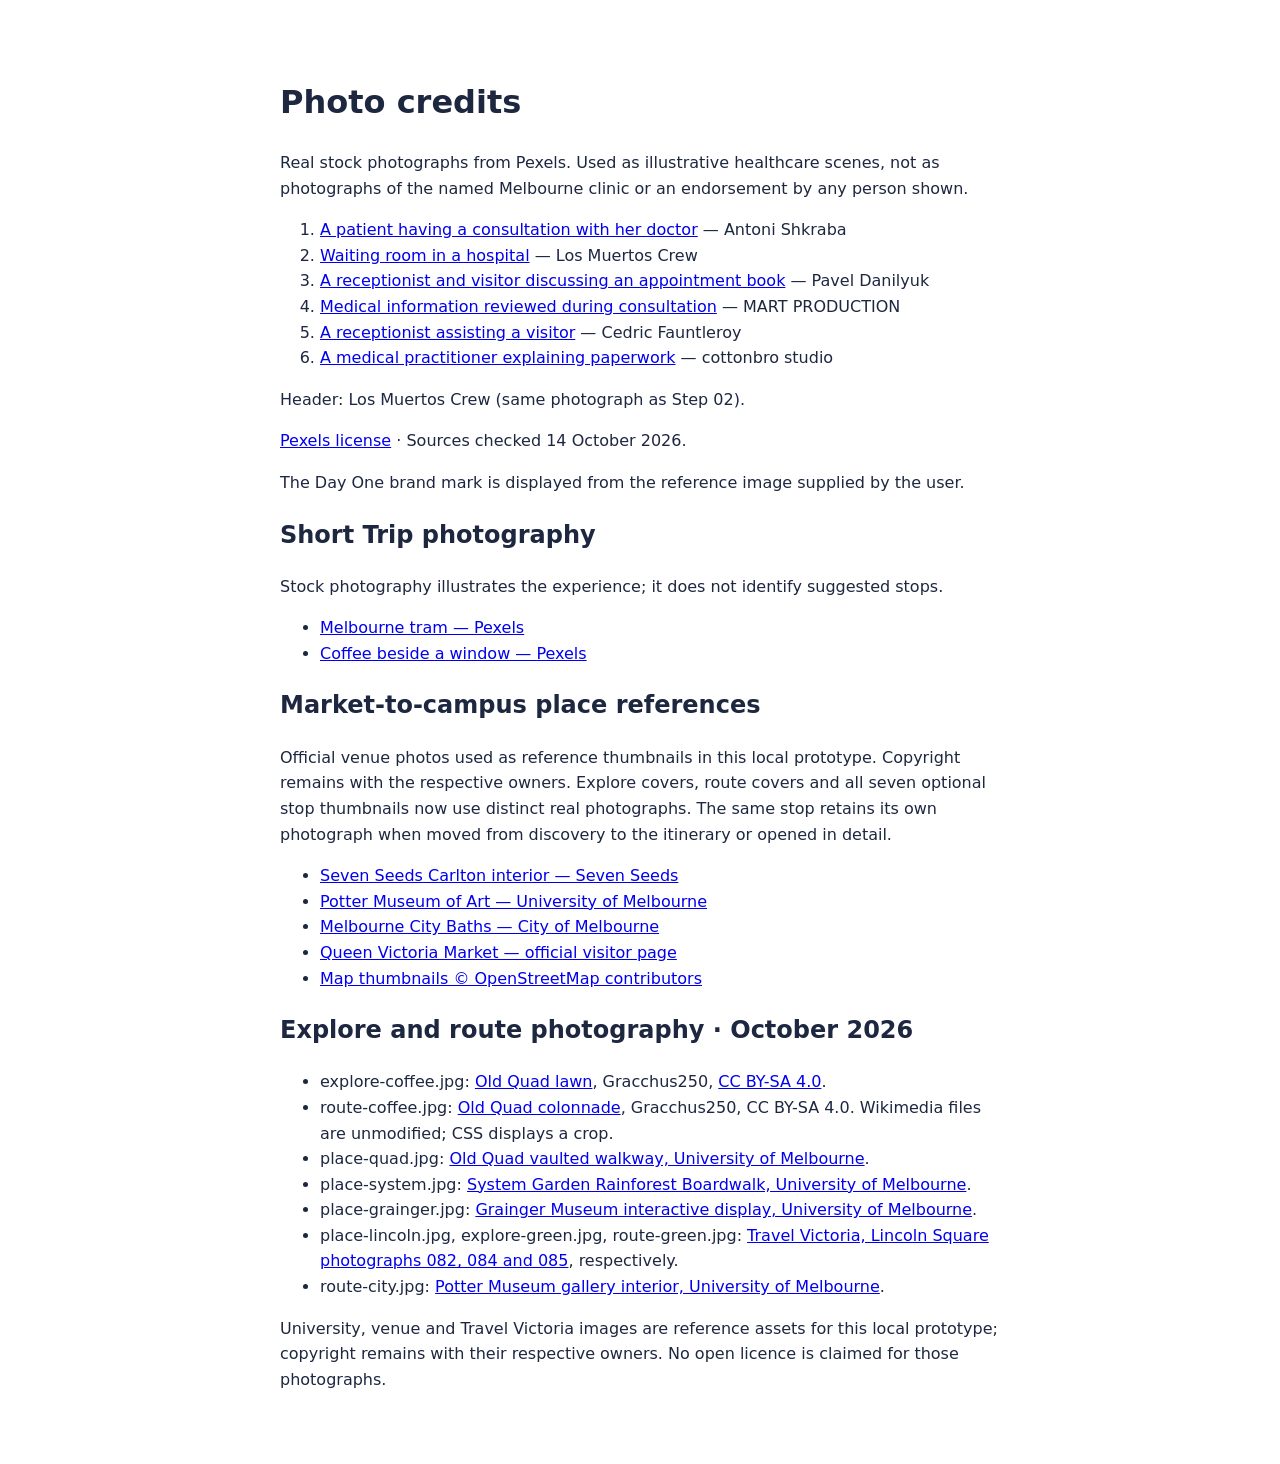
<file: PHOTO-CREDITS.html>
<!doctype html><html lang="en"><meta charset="utf-8"><meta name="viewport" content="width=device-width,initial-scale=1"><title>Day One · Photo credits</title><body style="font:16px/1.6 system-ui;max-width:720px;margin:40px auto;padding:16px;color:#1D2740"><h1>Photo credits</h1><p>Real stock photographs from Pexels. Used as illustrative healthcare scenes, not as photographs of the named Melbourne clinic or an endorsement by any person shown.</p><ol><li><a href="https://www.pexels.com/photo/a-patient-having-a-consultation-with-her-doctor-5214997/">A patient having a consultation with her doctor</a> — Antoni Shkraba</li><li><a href="https://www.pexels.com/photo/waiting-room-in-a-hospital-8459996/">Waiting room in a hospital</a> — Los Muertos Crew</li><li><a href="https://www.pexels.com/photo/woman-at-reception-desk-showing-a-calendar-to-a-man-6809657/">A receptionist and visitor discussing an appointment book</a> — Pavel Danilyuk</li><li><a href="https://www.pexels.com/photo/hands-doctor-health-anonymous-7088834/">Medical information reviewed during consultation</a> — MART PRODUCTION</li><li><a href="https://www.pexels.com/photo/a-receptionist-smiling-at-a-person-4269203/">A receptionist assisting a visitor</a> — Cedric Fauntleroy</li><li><a href="https://www.pexels.com/photo/a-medical-practitioner-showing-a-patient-paper-7578808/">A medical practitioner explaining paperwork</a> — cottonbro studio</li></ol><p>Header: Los Muertos Crew (same photograph as Step 02).</p><p><a href="https://www.pexels.com/license/">Pexels license</a> · Sources checked 14 October 2026.</p><p>The Day One brand mark is displayed from the reference image supplied by the user.</p><section><h2>Short Trip photography</h2><p>Stock photography illustrates the experience; it does not identify suggested stops.</p><ul><li><a href="https://www.pexels.com/photo/modern-tram-on-a-tree-lined-melbourne-street-31603702/">Melbourne tram — Pexels</a></li><li><a href="https://www.pexels.com/photo/a-cup-of-coffee-on-table-near-window-12182491/">Coffee beside a window — Pexels</a></li></ul></section><section><h2>Market-to-campus place references</h2><p>Official venue photos used as reference thumbnails in this local prototype. Copyright remains with the respective owners. Explore covers, route covers and all seven optional stop thumbnails now use distinct real photographs. The same stop retains its own photograph when moved from discovery to the itinerary or opened in detail.</p><ul><li><a href="https://sevenseeds.com.au/pages/seven-seeds-locations">Seven Seeds Carlton interior — Seven Seeds</a></li><li><a href="https://potter-museum.unimelb.edu.au/">Potter Museum of Art — University of Melbourne</a></li><li><a href="https://whatson.melbourne.vic.gov.au/things-to-do/melbourne-city-baths">Melbourne City Baths — City of Melbourne</a></li><li><a href="https://qvm.com.au/visit-us/">Queen Victoria Market — official visitor page</a></li><li><a href="https://www.openstreetmap.org/copyright">Map thumbnails © OpenStreetMap contributors</a></li></ul></section><section><h2>Explore and route photography · October 2026</h2><ul>
<li>explore-coffee.jpg: <a href="https://commons.wikimedia.org/wiki/File:Old_Quad_lawn_University_of_Melbourne_2018.jpg">Old Quad lawn</a>, Gracchus250, <a href="https://creativecommons.org/licenses/by-sa/4.0/">CC BY-SA 4.0</a>.</li>
<li>route-coffee.jpg: <a href="https://commons.wikimedia.org/wiki/File:Old_Quad_colonnade_University_of_Melbourne_2018.jpg">Old Quad colonnade</a>, Gracchus250, CC BY-SA 4.0. Wikimedia files are unmodified; CSS displays a crop.</li>
<li>place-quad.jpg: <a href="https://www.unimelb.edu.au/old-quad">Old Quad vaulted walkway, University of Melbourne</a>.</li>
<li>place-system.jpg: <a href="https://sustainablecampus.unimelb.edu.au/the-system-garden/system-garden-rainforest-boardwalk">System Garden Rainforest Boardwalk, University of Melbourne</a>.</li>
<li>place-grainger.jpg: <a href="https://grainger.unimelb.edu.au/visit">Grainger Museum interactive display, University of Melbourne</a>.</li>
<li>place-lincoln.jpg, explore-green.jpg, route-green.jpg: <a href="https://www.travelvictoria.com.au/carlton/photos/">Travel Victoria, Lincoln Square photographs 082, 084 and 085</a>, respectively.</li>
<li>route-city.jpg: <a href="https://potter-museum.unimelb.edu.au/visit/plan-your-visit">Potter Museum gallery interior, University of Melbourne</a>.</li>
</ul><p>University, venue and Travel Victoria images are reference assets for this local prototype; copyright remains with their respective owners. No open licence is claimed for those photographs.</p></section></body></html>
</file>
<file: assets/leaflet/leaflet.css>
/* required styles */

.leaflet-pane,
.leaflet-tile,
.leaflet-marker-icon,
.leaflet-marker-shadow,
.leaflet-tile-container,
.leaflet-pane > svg,
.leaflet-pane > canvas,
.leaflet-zoom-box,
.leaflet-image-layer,
.leaflet-layer {
	position: absolute;
	left: 0;
	top: 0;
	}
.leaflet-container {
	overflow: hidden;
	}
.leaflet-tile,
.leaflet-marker-icon,
.leaflet-marker-shadow {
	-webkit-user-select: none;
	   -moz-user-select: none;
	        user-select: none;
	  -webkit-user-drag: none;
	}
/* Prevents IE11 from highlighting tiles in blue */
.leaflet-tile::selection {
	background: transparent;
}
/* Safari renders non-retina tile on retina better with this, but Chrome is worse */
.leaflet-safari .leaflet-tile {
	image-rendering: -webkit-optimize-contrast;
	}
/* hack that prevents hw layers "stretching" when loading new tiles */
.leaflet-safari .leaflet-tile-container {
	width: 1600px;
	height: 1600px;
	-webkit-transform-origin: 0 0;
	}
.leaflet-marker-icon,
.leaflet-marker-shadow {
	display: block;
	}
/* .leaflet-container svg: reset svg max-width decleration shipped in Joomla! (joomla.org) 3.x */
/* .leaflet-container img: map is broken in FF if you have max-width: 100% on tiles */
.leaflet-container .leaflet-overlay-pane svg {
	max-width: none !important;
	max-height: none !important;
	}
.leaflet-container .leaflet-marker-pane img,
.leaflet-container .leaflet-shadow-pane img,
.leaflet-container .leaflet-tile-pane img,
.leaflet-container img.leaflet-image-layer,
.leaflet-container .leaflet-tile {
	max-width: none !important;
	max-height: none !important;
	width: auto;
	padding: 0;
	}

.leaflet-container img.leaflet-tile {
	/* See: https://bugs.chromium.org/p/chromium/issues/detail?id=600120 */
	mix-blend-mode: plus-lighter;
}

.leaflet-container.leaflet-touch-zoom {
	-ms-touch-action: pan-x pan-y;
	touch-action: pan-x pan-y;
	}
.leaflet-container.leaflet-touch-drag {
	-ms-touch-action: pinch-zoom;
	/* Fallback for FF which doesn't support pinch-zoom */
	touch-action: none;
	touch-action: pinch-zoom;
}
.leaflet-container.leaflet-touch-drag.leaflet-touch-zoom {
	-ms-touch-action: none;
	touch-action: none;
}
.leaflet-container {
	-webkit-tap-highlight-color: transparent;
}
.leaflet-container a {
	-webkit-tap-highlight-color: rgba(51, 181, 229, 0.4);
}
.leaflet-tile {
	filter: inherit;
	visibility: hidden;
	}
.leaflet-tile-loaded {
	visibility: inherit;
	}
.leaflet-zoom-box {
	width: 0;
	height: 0;
	-moz-box-sizing: border-box;
	     box-sizing: border-box;
	z-index: 800;
	}
/* workaround for https://bugzilla.mozilla.org/show_bug.cgi?id=888319 */
.leaflet-overlay-pane svg {
	-moz-user-select: none;
	}

.leaflet-pane         { z-index: 400; }

.leaflet-tile-pane    { z-index: 200; }
.leaflet-overlay-pane { z-index: 400; }
.leaflet-shadow-pane  { z-index: 500; }
.leaflet-marker-pane  { z-index: 600; }
.leaflet-tooltip-pane   { z-index: 650; }
.leaflet-popup-pane   { z-index: 700; }

.leaflet-map-pane canvas { z-index: 100; }
.leaflet-map-pane svg    { z-index: 200; }

.leaflet-vml-shape {
	width: 1px;
	height: 1px;
	}
.lvml {
	behavior: url(#default#VML);
	display: inline-block;
	position: absolute;
	}


/* control positioning */

.leaflet-control {
	position: relative;
	z-index: 800;
	pointer-events: visiblePainted; /* IE 9-10 doesn't have auto */
	pointer-events: auto;
	}
.leaflet-top,
.leaflet-bottom {
	position: absolute;
	z-index: 1000;
	pointer-events: none;
	}
.leaflet-top {
	top: 0;
	}
.leaflet-right {
	right: 0;
	}
.leaflet-bottom {
	bottom: 0;
	}
.leaflet-left {
	left: 0;
	}
.leaflet-control {
	float: left;
	clear: both;
	}
.leaflet-right .leaflet-control {
	float: right;
	}
.leaflet-top .leaflet-control {
	margin-top: 10px;
	}
.leaflet-bottom .leaflet-control {
	margin-bottom: 10px;
	}
.leaflet-left .leaflet-control {
	margin-left: 10px;
	}
.leaflet-right .leaflet-control {
	margin-right: 10px;
	}


/* zoom and fade animations */

.leaflet-fade-anim .leaflet-popup {
	opacity: 0;
	-webkit-transition: opacity 0.2s linear;
	   -moz-transition: opacity 0.2s linear;
	        transition: opacity 0.2s linear;
	}
.leaflet-fade-anim .leaflet-map-pane .leaflet-popup {
	opacity: 1;
	}
.leaflet-zoom-animated {
	-webkit-transform-origin: 0 0;
	    -ms-transform-origin: 0 0;
	        transform-origin: 0 0;
	}
svg.leaflet-zoom-animated {
	will-change: transform;
}

.leaflet-zoom-anim .leaflet-zoom-animated {
	-webkit-transition: -webkit-transform 0.25s cubic-bezier(0,0,0.25,1);
	   -moz-transition:    -moz-transform 0.25s cubic-bezier(0,0,0.25,1);
	        transition:         transform 0.25s cubic-bezier(0,0,0.25,1);
	}
.leaflet-zoom-anim .leaflet-tile,
.leaflet-pan-anim .leaflet-tile {
	-webkit-transition: none;
	   -moz-transition: none;
	        transition: none;
	}

.leaflet-zoom-anim .leaflet-zoom-hide {
	visibility: hidden;
	}


/* cursors */

.leaflet-interactive {
	cursor: pointer;
	}
.leaflet-grab {
	cursor: -webkit-grab;
	cursor:    -moz-grab;
	cursor:         grab;
	}
.leaflet-crosshair,
.leaflet-crosshair .leaflet-interactive {
	cursor: crosshair;
	}
.leaflet-popup-pane,
.leaflet-control {
	cursor: auto;
	}
.leaflet-dragging .leaflet-grab,
.leaflet-dragging .leaflet-grab .leaflet-interactive,
.leaflet-dragging .leaflet-marker-draggable {
	cursor: move;
	cursor: -webkit-grabbing;
	cursor:    -moz-grabbing;
	cursor:         grabbing;
	}

/* marker & overlays interactivity */
.leaflet-marker-icon,
.leaflet-marker-shadow,
.leaflet-image-layer,
.leaflet-pane > svg path,
.leaflet-tile-container {
	pointer-events: none;
	}

.leaflet-marker-icon.leaflet-interactive,
.leaflet-image-layer.leaflet-interactive,
.leaflet-pane > svg path.leaflet-interactive,
svg.leaflet-image-layer.leaflet-interactive path {
	pointer-events: visiblePainted; /* IE 9-10 doesn't have auto */
	pointer-events: auto;
	}

/* visual tweaks */

.leaflet-container {
	background: #ddd;
	outline-offset: 1px;
	}
.leaflet-container a {
	color: #0078A8;
	}
.leaflet-zoom-box {
	border: 2px dotted #38f;
	background: rgba(255,255,255,0.5);
	}


/* general typography */
.leaflet-container {
	font-family: "Helvetica Neue", Arial, Helvetica, sans-serif;
	font-size: 12px;
	font-size: 0.75rem;
	line-height: 1.5;
	}


/* general toolbar styles */

.leaflet-bar {
	box-shadow: 0 1px 5px rgba(0,0,0,0.65);
	border-radius: 4px;
	}
.leaflet-bar a {
	background-color: #fff;
	border-bottom: 1px solid #ccc;
	width: 26px;
	height: 26px;
	line-height: 26px;
	display: block;
	text-align: center;
	text-decoration: none;
	color: black;
	}
.leaflet-bar a,
.leaflet-control-layers-toggle {
	background-position: 50% 50%;
	background-repeat: no-repeat;
	display: block;
	}
.leaflet-bar a:hover,
.leaflet-bar a:focus {
	background-color: #f4f4f4;
	}
.leaflet-bar a:first-child {
	border-top-left-radius: 4px;
	border-top-right-radius: 4px;
	}
.leaflet-bar a:last-child {
	border-bottom-left-radius: 4px;
	border-bottom-right-radius: 4px;
	border-bottom: none;
	}
.leaflet-bar a.leaflet-disabled {
	cursor: default;
	background-color: #f4f4f4;
	color: #bbb;
	}

.leaflet-touch .leaflet-bar a {
	width: 30px;
	height: 30px;
	line-height: 30px;
	}
.leaflet-touch .leaflet-bar a:first-child {
	border-top-left-radius: 2px;
	border-top-right-radius: 2px;
	}
.leaflet-touch .leaflet-bar a:last-child {
	border-bottom-left-radius: 2px;
	border-bottom-right-radius: 2px;
	}

/* zoom control */

.leaflet-control-zoom-in,
.leaflet-control-zoom-out {
	font: bold 18px 'Lucida Console', Monaco, monospace;
	text-indent: 1px;
	}

.leaflet-touch .leaflet-control-zoom-in, .leaflet-touch .leaflet-control-zoom-out  {
	font-size: 22px;
	}


/* layers control */

.leaflet-control-layers {
	box-shadow: 0 1px 5px rgba(0,0,0,0.4);
	background: #fff;
	border-radius: 5px;
	}
.leaflet-control-layers-toggle {
	background-image: url(images/layers.png);
	width: 36px;
	height: 36px;
	}
.leaflet-retina .leaflet-control-layers-toggle {
	background-image: url(images/layers-2x.png);
	background-size: 26px 26px;
	}
.leaflet-touch .leaflet-control-layers-toggle {
	width: 44px;
	height: 44px;
	}
.leaflet-control-layers .leaflet-control-layers-list,
.leaflet-control-layers-expanded .leaflet-control-layers-toggle {
	display: none;
	}
.leaflet-control-layers-expanded .leaflet-control-layers-list {
	display: block;
	position: relative;
	}
.leaflet-control-layers-expanded {
	padding: 6px 10px 6px 6px;
	color: #333;
	background: #fff;
	}
.leaflet-control-layers-scrollbar {
	overflow-y: scroll;
	overflow-x: hidden;
	padding-right: 5px;
	}
.leaflet-control-layers-selector {
	margin-top: 2px;
	position: relative;
	top: 1px;
	}
.leaflet-control-layers label {
	display: block;
	font-size: 13px;
	font-size: 1.08333em;
	}
.leaflet-control-layers-separator {
	height: 0;
	border-top: 1px solid #ddd;
	margin: 5px -10px 5px -6px;
	}

/* Default icon URLs */
.leaflet-default-icon-path { /* used only in path-guessing heuristic, see L.Icon.Default */
	background-image: url(images/marker-icon.png);
	}


/* attribution and scale controls */

.leaflet-container .leaflet-control-attribution {
	background: #fff;
	background: rgba(255, 255, 255, 0.8);
	margin: 0;
	}
.leaflet-control-attribution,
.leaflet-control-scale-line {
	padding: 0 5px;
	color: #333;
	line-height: 1.4;
	}
.leaflet-control-attribution a {
	text-decoration: none;
	}
.leaflet-control-attribution a:hover,
.leaflet-control-attribution a:focus {
	text-decoration: underline;
	}
.leaflet-attribution-flag {
	display: inline !important;
	vertical-align: baseline !important;
	width: 1em;
	height: 0.6669em;
	}
.leaflet-left .leaflet-control-scale {
	margin-left: 5px;
	}
.leaflet-bottom .leaflet-control-scale {
	margin-bottom: 5px;
	}
.leaflet-control-scale-line {
	border: 2px solid #777;
	border-top: none;
	line-height: 1.1;
	padding: 2px 5px 1px;
	white-space: nowrap;
	-moz-box-sizing: border-box;
	     box-sizing: border-box;
	background: rgba(255, 255, 255, 0.8);
	text-shadow: 1px 1px #fff;
	}
.leaflet-control-scale-line:not(:first-child) {
	border-top: 2px solid #777;
	border-bottom: none;
	margin-top: -2px;
	}
.leaflet-control-scale-line:not(:first-child):not(:last-child) {
	border-bottom: 2px solid #777;
	}

.leaflet-touch .leaflet-control-attribution,
.leaflet-touch .leaflet-control-layers,
.leaflet-touch .leaflet-bar {
	box-shadow: none;
	}
.leaflet-touch .leaflet-control-layers,
.leaflet-touch .leaflet-bar {
	border: 2px solid rgba(0,0,0,0.2);
	background-clip: padding-box;
	}


/* popup */

.leaflet-popup {
	position: absolute;
	text-align: center;
	margin-bottom: 20px;
	}
.leaflet-popup-content-wrapper {
	padding: 1px;
	text-align: left;
	border-radius: 12px;
	}
.leaflet-popup-content {
	margin: 13px 24px 13px 20px;
	line-height: 1.3;
	font-size: 13px;
	font-size: 1.08333em;
	min-height: 1px;
	}
.leaflet-popup-content p {
	margin: 17px 0;
	margin: 1.3em 0;
	}
.leaflet-popup-tip-container {
	width: 40px;
	height: 20px;
	position: absolute;
	left: 50%;
	margin-top: -1px;
	margin-left: -20px;
	overflow: hidden;
	pointer-events: none;
	}
.leaflet-popup-tip {
	width: 17px;
	height: 17px;
	padding: 1px;

	margin: -10px auto 0;
	pointer-events: auto;

	-webkit-transform: rotate(45deg);
	   -moz-transform: rotate(45deg);
	    -ms-transform: rotate(45deg);
	        transform: rotate(45deg);
	}
.leaflet-popup-content-wrapper,
.leaflet-popup-tip {
	background: white;
	color: #333;
	box-shadow: 0 3px 14px rgba(0,0,0,0.4);
	}
.leaflet-container a.leaflet-popup-close-button {
	position: absolute;
	top: 0;
	right: 0;
	border: none;
	text-align: center;
	width: 24px;
	height: 24px;
	font: 16px/24px Tahoma, Verdana, sans-serif;
	color: #757575;
	text-decoration: none;
	background: transparent;
	}
.leaflet-container a.leaflet-popup-close-button:hover,
.leaflet-container a.leaflet-popup-close-button:focus {
	color: #585858;
	}
.leaflet-popup-scrolled {
	overflow: auto;
	}

.leaflet-oldie .leaflet-popup-content-wrapper {
	-ms-zoom: 1;
	}
.leaflet-oldie .leaflet-popup-tip {
	width: 24px;
	margin: 0 auto;

	-ms-filter: "progid:DXImageTransform.Microsoft.Matrix(M11=0.70710678, M12=0.70710678, M21=-0.70710678, M22=0.70710678)";
	filter: progid:DXImageTransform.Microsoft.Matrix(M11=0.70710678, M12=0.70710678, M21=-0.70710678, M22=0.70710678);
	}

.leaflet-oldie .leaflet-control-zoom,
.leaflet-oldie .leaflet-control-layers,
.leaflet-oldie .leaflet-popup-content-wrapper,
.leaflet-oldie .leaflet-popup-tip {
	border: 1px solid #999;
	}


/* div icon */

.leaflet-div-icon {
	background: #fff;
	border: 1px solid #666;
	}


/* Tooltip */
/* Base styles for the element that has a tooltip */
.leaflet-tooltip {
	position: absolute;
	padding: 6px;
	background-color: #fff;
	border: 1px solid #fff;
	border-radius: 3px;
	color: #222;
	white-space: nowrap;
	-webkit-user-select: none;
	-moz-user-select: none;
	-ms-user-select: none;
	user-select: none;
	pointer-events: none;
	box-shadow: 0 1px 3px rgba(0,0,0,0.4);
	}
.leaflet-tooltip.leaflet-interactive {
	cursor: pointer;
	pointer-events: auto;
	}
.leaflet-tooltip-top:before,
.leaflet-tooltip-bottom:before,
.leaflet-tooltip-left:before,
.leaflet-tooltip-right:before {
	position: absolute;
	pointer-events: none;
	border: 6px solid transparent;
	background: transparent;
	content: "";
	}

/* Directions */

.leaflet-tooltip-bottom {
	margin-top: 6px;
}
.leaflet-tooltip-top {
	margin-top: -6px;
}
.leaflet-tooltip-bottom:before,
.leaflet-tooltip-top:before {
	left: 50%;
	margin-left: -6px;
	}
.leaflet-tooltip-top:before {
	bottom: 0;
	margin-bottom: -12px;
	border-top-color: #fff;
	}
.leaflet-tooltip-bottom:before {
	top: 0;
	margin-top: -12px;
	margin-left: -6px;
	border-bottom-color: #fff;
	}
.leaflet-tooltip-left {
	margin-left: -6px;
}
.leaflet-tooltip-right {
	margin-left: 6px;
}
.leaflet-tooltip-left:before,
.leaflet-tooltip-right:before {
	top: 50%;
	margin-top: -6px;
	}
.leaflet-tooltip-left:before {
	right: 0;
	margin-right: -12px;
	border-left-color: #fff;
	}
.leaflet-tooltip-right:before {
	left: 0;
	margin-left: -12px;
	border-right-color: #fff;
	}

/* Printing */

@media print {
	/* Prevent printers from removing background-images of controls. */
	.leaflet-control {
		-webkit-print-color-adjust: exact;
		print-color-adjust: exact;
		}
	}
</file>
<file: assets/maplibre/maplibre-gl.css>
.maplibregl-map{font:12px/20px Helvetica Neue,Arial,Helvetica,sans-serif;overflow:hidden;position:relative;-webkit-tap-highlight-color:rgb(0 0 0/0)}.maplibregl-canvas{left:0;position:absolute;top:0}.maplibregl-map:fullscreen{height:100%;width:100%}.maplibregl-ctrl-group button.maplibregl-ctrl-compass{touch-action:none}.maplibregl-canvas-container.maplibregl-interactive,.maplibregl-ctrl-group button.maplibregl-ctrl-compass{cursor:grab;-webkit-user-select:none;-moz-user-select:none;user-select:none}.maplibregl-canvas-container.maplibregl-interactive.maplibregl-track-pointer{cursor:pointer}.maplibregl-canvas-container.maplibregl-interactive:active,.maplibregl-ctrl-group button.maplibregl-ctrl-compass:active{cursor:grabbing}.maplibregl-canvas-container.maplibregl-touch-zoom-rotate,.maplibregl-canvas-container.maplibregl-touch-zoom-rotate .maplibregl-canvas{touch-action:pan-x pan-y}.maplibregl-canvas-container.maplibregl-touch-drag-pan,.maplibregl-canvas-container.maplibregl-touch-drag-pan .maplibregl-canvas{touch-action:pinch-zoom}.maplibregl-canvas-container.maplibregl-touch-zoom-rotate.maplibregl-touch-drag-pan,.maplibregl-canvas-container.maplibregl-touch-zoom-rotate.maplibregl-touch-drag-pan .maplibregl-canvas{touch-action:none}.maplibregl-canvas-container.maplibregl-touch-drag-pan.maplibregl-cooperative-gestures,.maplibregl-canvas-container.maplibregl-touch-drag-pan.maplibregl-cooperative-gestures .maplibregl-canvas{touch-action:pan-x pan-y}.maplibregl-ctrl-bottom-left,.maplibregl-ctrl-bottom-right,.maplibregl-ctrl-top-left,.maplibregl-ctrl-top-right{pointer-events:none;position:absolute;z-index:2}.maplibregl-ctrl-top-left{left:0;top:0}.maplibregl-ctrl-top-right{right:0;top:0}.maplibregl-ctrl-bottom-left{bottom:0;left:0}.maplibregl-ctrl-bottom-right{bottom:0;right:0}.maplibregl-ctrl{clear:both;pointer-events:auto;transform:translate(0)}.maplibregl-ctrl-top-left .maplibregl-ctrl{float:left;margin:10px 0 0 10px}.maplibregl-ctrl-top-right .maplibregl-ctrl{float:right;margin:10px 10px 0 0}.maplibregl-ctrl-bottom-left .maplibregl-ctrl{float:left;margin:0 0 10px 10px}.maplibregl-ctrl-bottom-right .maplibregl-ctrl{float:right;margin:0 10px 10px 0}.maplibregl-ctrl-group{background:#fff;border-radius:4px}.maplibregl-ctrl-group:not(:empty){box-shadow:0 0 0 2px rgba(0,0,0,.1)}@media (forced-colors:active){.maplibregl-ctrl-group:not(:empty){box-shadow:0 0 0 2px ButtonText}}.maplibregl-ctrl-group button{background-color:transparent;border:0;box-sizing:border-box;cursor:pointer;display:block;height:29px;outline:none;padding:0;width:29px}.maplibregl-ctrl-group button+button{border-top:1px solid #ddd}.maplibregl-ctrl button .maplibregl-ctrl-icon{background-position:50%;background-repeat:no-repeat;display:block;height:100%;width:100%}@media (forced-colors:active){.maplibregl-ctrl-icon{background-color:transparent}.maplibregl-ctrl-group button+button{border-top:1px solid ButtonText}}.maplibregl-ctrl button::-moz-focus-inner{border:0;padding:0}.maplibregl-ctrl-attrib-button:focus,.maplibregl-ctrl-group button:focus{box-shadow:0 0 2px 2px #0096ff}.maplibregl-ctrl button:disabled{cursor:not-allowed}.maplibregl-ctrl button:disabled .maplibregl-ctrl-icon{opacity:.25}@media (hover:hover){.maplibregl-ctrl button:not(:disabled):hover{background-color:rgb(0 0 0/5%)}}.maplibregl-ctrl button:not(:disabled):active{background-color:rgb(0 0 0/5%)}.maplibregl-ctrl-group button:focus:focus-visible{box-shadow:0 0 2px 2px #0096ff}.maplibregl-ctrl-group button:focus:not(:focus-visible){box-shadow:none}.maplibregl-ctrl-group button:focus:first-child{border-radius:4px 4px 0 0}.maplibregl-ctrl-group button:focus:last-child{border-radius:0 0 4px 4px}.maplibregl-ctrl-group button:focus:only-child{border-radius:inherit}.maplibregl-ctrl button.maplibregl-ctrl-zoom-out .maplibregl-ctrl-icon{background-image:url("data:image/svg+xml;charset=utf-8,%3Csvg xmlns='http://www.w3.org/2000/svg' width='29' height='29' fill='%23333' viewBox='0 0 29 29'%3E%3Cpath d='M10 13c-.75 0-1.5.75-1.5 1.5S9.25 16 10 16h9c.75 0 1.5-.75 1.5-1.5S19.75 13 19 13z'/%3E%3C/svg%3E")}.maplibregl-ctrl button.maplibregl-ctrl-zoom-in .maplibregl-ctrl-icon{background-image:url("data:image/svg+xml;charset=utf-8,%3Csvg xmlns='http://www.w3.org/2000/svg' width='29' height='29' fill='%23333' viewBox='0 0 29 29'%3E%3Cpath d='M14.5 8.5c-.75 0-1.5.75-1.5 1.5v3h-3c-.75 0-1.5.75-1.5 1.5S9.25 16 10 16h3v3c0 .75.75 1.5 1.5 1.5S16 19.75 16 19v-3h3c.75 0 1.5-.75 1.5-1.5S19.75 13 19 13h-3v-3c0-.75-.75-1.5-1.5-1.5'/%3E%3C/svg%3E")}@media (forced-colors:active){.maplibregl-ctrl button.maplibregl-ctrl-zoom-out .maplibregl-ctrl-icon{background-image:url("data:image/svg+xml;charset=utf-8,%3Csvg xmlns='http://www.w3.org/2000/svg' width='29' height='29' fill='%23fff' viewBox='0 0 29 29'%3E%3Cpath d='M10 13c-.75 0-1.5.75-1.5 1.5S9.25 16 10 16h9c.75 0 1.5-.75 1.5-1.5S19.75 13 19 13z'/%3E%3C/svg%3E")}.maplibregl-ctrl button.maplibregl-ctrl-zoom-in .maplibregl-ctrl-icon{background-image:url("data:image/svg+xml;charset=utf-8,%3Csvg xmlns='http://www.w3.org/2000/svg' width='29' height='29' fill='%23fff' viewBox='0 0 29 29'%3E%3Cpath d='M14.5 8.5c-.75 0-1.5.75-1.5 1.5v3h-3c-.75 0-1.5.75-1.5 1.5S9.25 16 10 16h3v3c0 .75.75 1.5 1.5 1.5S16 19.75 16 19v-3h3c.75 0 1.5-.75 1.5-1.5S19.75 13 19 13h-3v-3c0-.75-.75-1.5-1.5-1.5'/%3E%3C/svg%3E")}}@media (forced-colors:active) and (prefers-color-scheme:light){.maplibregl-ctrl button.maplibregl-ctrl-zoom-out .maplibregl-ctrl-icon{background-image:url("data:image/svg+xml;charset=utf-8,%3Csvg xmlns='http://www.w3.org/2000/svg' width='29' height='29' viewBox='0 0 29 29'%3E%3Cpath d='M10 13c-.75 0-1.5.75-1.5 1.5S9.25 16 10 16h9c.75 0 1.5-.75 1.5-1.5S19.75 13 19 13z'/%3E%3C/svg%3E")}.maplibregl-ctrl button.maplibregl-ctrl-zoom-in .maplibregl-ctrl-icon{background-image:url("data:image/svg+xml;charset=utf-8,%3Csvg xmlns='http://www.w3.org/2000/svg' width='29' height='29' viewBox='0 0 29 29'%3E%3Cpath d='M14.5 8.5c-.75 0-1.5.75-1.5 1.5v3h-3c-.75 0-1.5.75-1.5 1.5S9.25 16 10 16h3v3c0 .75.75 1.5 1.5 1.5S16 19.75 16 19v-3h3c.75 0 1.5-.75 1.5-1.5S19.75 13 19 13h-3v-3c0-.75-.75-1.5-1.5-1.5'/%3E%3C/svg%3E")}}.maplibregl-ctrl button.maplibregl-ctrl-fullscreen .maplibregl-ctrl-icon{background-image:url("data:image/svg+xml;charset=utf-8,%3Csvg xmlns='http://www.w3.org/2000/svg' width='29' height='29' fill='%23333' viewBox='0 0 29 29'%3E%3Cpath d='M24 16v5.5c0 1.75-.75 2.5-2.5 2.5H16v-1l3-1.5-4-5.5 1-1 5.5 4 1.5-3zM6 16l1.5 3 5.5-4 1 1-4 5.5 3 1.5v1H7.5C5.75 24 5 23.25 5 21.5V16zm7-11v1l-3 1.5 4 5.5-1 1-5.5-4L6 13H5V7.5C5 5.75 5.75 5 7.5 5zm11 2.5c0-1.75-.75-2.5-2.5-2.5H16v1l3 1.5-4 5.5 1 1 5.5-4 1.5 3h1z'/%3E%3C/svg%3E")}.maplibregl-ctrl button.maplibregl-ctrl-shrink .maplibregl-ctrl-icon{background-image:url("data:image/svg+xml;charset=utf-8,%3Csvg xmlns='http://www.w3.org/2000/svg' width='29' height='29' viewBox='0 0 29 29'%3E%3Cpath d='M18.5 16c-1.75 0-2.5.75-2.5 2.5V24h1l1.5-3 5.5 4 1-1-4-5.5 3-1.5v-1zM13 18.5c0-1.75-.75-2.5-2.5-2.5H5v1l3 1.5L4 24l1 1 5.5-4 1.5 3h1zm3-8c0 1.75.75 2.5 2.5 2.5H24v-1l-3-1.5L25 5l-1-1-5.5 4L17 5h-1zM10.5 13c1.75 0 2.5-.75 2.5-2.5V5h-1l-1.5 3L5 4 4 5l4 5.5L5 12v1z'/%3E%3C/svg%3E")}@media (forced-colors:active){.maplibregl-ctrl button.maplibregl-ctrl-fullscreen .maplibregl-ctrl-icon{background-image:url("data:image/svg+xml;charset=utf-8,%3Csvg xmlns='http://www.w3.org/2000/svg' width='29' height='29' fill='%23fff' viewBox='0 0 29 29'%3E%3Cpath d='M24 16v5.5c0 1.75-.75 2.5-2.5 2.5H16v-1l3-1.5-4-5.5 1-1 5.5 4 1.5-3zM6 16l1.5 3 5.5-4 1 1-4 5.5 3 1.5v1H7.5C5.75 24 5 23.25 5 21.5V16zm7-11v1l-3 1.5 4 5.5-1 1-5.5-4L6 13H5V7.5C5 5.75 5.75 5 7.5 5zm11 2.5c0-1.75-.75-2.5-2.5-2.5H16v1l3 1.5-4 5.5 1 1 5.5-4 1.5 3h1z'/%3E%3C/svg%3E")}.maplibregl-ctrl button.maplibregl-ctrl-shrink .maplibregl-ctrl-icon{background-image:url("data:image/svg+xml;charset=utf-8,%3Csvg xmlns='http://www.w3.org/2000/svg' width='29' height='29' fill='%23fff' viewBox='0 0 29 29'%3E%3Cpath d='M18.5 16c-1.75 0-2.5.75-2.5 2.5V24h1l1.5-3 5.5 4 1-1-4-5.5 3-1.5v-1zM13 18.5c0-1.75-.75-2.5-2.5-2.5H5v1l3 1.5L4 24l1 1 5.5-4 1.5 3h1zm3-8c0 1.75.75 2.5 2.5 2.5H24v-1l-3-1.5L25 5l-1-1-5.5 4L17 5h-1zM10.5 13c1.75 0 2.5-.75 2.5-2.5V5h-1l-1.5 3L5 4 4 5l4 5.5L5 12v1z'/%3E%3C/svg%3E")}}@media (forced-colors:active) and (prefers-color-scheme:light){.maplibregl-ctrl button.maplibregl-ctrl-fullscreen .maplibregl-ctrl-icon{background-image:url("data:image/svg+xml;charset=utf-8,%3Csvg xmlns='http://www.w3.org/2000/svg' width='29' height='29' viewBox='0 0 29 29'%3E%3Cpath d='M24 16v5.5c0 1.75-.75 2.5-2.5 2.5H16v-1l3-1.5-4-5.5 1-1 5.5 4 1.5-3zM6 16l1.5 3 5.5-4 1 1-4 5.5 3 1.5v1H7.5C5.75 24 5 23.25 5 21.5V16zm7-11v1l-3 1.5 4 5.5-1 1-5.5-4L6 13H5V7.5C5 5.75 5.75 5 7.5 5zm11 2.5c0-1.75-.75-2.5-2.5-2.5H16v1l3 1.5-4 5.5 1 1 5.5-4 1.5 3h1z'/%3E%3C/svg%3E")}.maplibregl-ctrl button.maplibregl-ctrl-shrink .maplibregl-ctrl-icon{background-image:url("data:image/svg+xml;charset=utf-8,%3Csvg xmlns='http://www.w3.org/2000/svg' width='29' height='29' viewBox='0 0 29 29'%3E%3Cpath d='M18.5 16c-1.75 0-2.5.75-2.5 2.5V24h1l1.5-3 5.5 4 1-1-4-5.5 3-1.5v-1zM13 18.5c0-1.75-.75-2.5-2.5-2.5H5v1l3 1.5L4 24l1 1 5.5-4 1.5 3h1zm3-8c0 1.75.75 2.5 2.5 2.5H24v-1l-3-1.5L25 5l-1-1-5.5 4L17 5h-1zM10.5 13c1.75 0 2.5-.75 2.5-2.5V5h-1l-1.5 3L5 4 4 5l4 5.5L5 12v1z'/%3E%3C/svg%3E")}}.maplibregl-ctrl button.maplibregl-ctrl-compass .maplibregl-ctrl-icon{background-image:url("data:image/svg+xml;charset=utf-8,%3Csvg xmlns='http://www.w3.org/2000/svg' width='29' height='29' fill='%23333' viewBox='0 0 29 29'%3E%3Cpath d='m10.5 14 4-8 4 8z'/%3E%3Cpath fill='%23ccc' d='m10.5 16 4 8 4-8z'/%3E%3C/svg%3E")}@media (forced-colors:active){.maplibregl-ctrl button.maplibregl-ctrl-compass .maplibregl-ctrl-icon{background-image:url("data:image/svg+xml;charset=utf-8,%3Csvg xmlns='http://www.w3.org/2000/svg' width='29' height='29' fill='%23fff' viewBox='0 0 29 29'%3E%3Cpath d='m10.5 14 4-8 4 8z'/%3E%3Cpath fill='%23ccc' d='m10.5 16 4 8 4-8z'/%3E%3C/svg%3E")}}@media (forced-colors:active) and (prefers-color-scheme:light){.maplibregl-ctrl button.maplibregl-ctrl-compass .maplibregl-ctrl-icon{background-image:url("data:image/svg+xml;charset=utf-8,%3Csvg xmlns='http://www.w3.org/2000/svg' width='29' height='29' viewBox='0 0 29 29'%3E%3Cpath d='m10.5 14 4-8 4 8z'/%3E%3Cpath fill='%23ccc' d='m10.5 16 4 8 4-8z'/%3E%3C/svg%3E")}}.maplibregl-ctrl button.maplibregl-ctrl-globe .maplibregl-ctrl-icon{background-image:url("data:image/svg+xml;charset=utf-8,%3Csvg xmlns='http://www.w3.org/2000/svg' width='22' height='22' fill='none' stroke='%23333' viewBox='0 0 22 22'%3E%3Ccircle cx='11' cy='11' r='8.5'/%3E%3Cpath d='M17.5 11c0 4.819-3.02 8.5-6.5 8.5S4.5 15.819 4.5 11 7.52 2.5 11 2.5s6.5 3.681 6.5 8.5Z'/%3E%3Cpath d='M13.5 11c0 2.447-.331 4.64-.853 6.206-.262.785-.562 1.384-.872 1.777-.314.399-.58.517-.775.517s-.461-.118-.775-.517c-.31-.393-.61-.992-.872-1.777C8.831 15.64 8.5 13.446 8.5 11s.331-4.64.853-6.206c.262-.785.562-1.384.872-1.777.314-.399.58-.517.775-.517s.461.118.775.517c.31.393.61.992.872 1.777.522 1.565.853 3.76.853 6.206Z'/%3E%3Cpath d='M11 7.5c-1.909 0-3.622-.166-4.845-.428-.616-.132-1.08-.283-1.379-.434a1.3 1.3 0 0 1-.224-.138q.07-.058.224-.138c.299-.151.763-.302 1.379-.434C7.378 5.666 9.091 5.5 11 5.5s3.622.166 4.845.428c.616.132 1.08.283 1.379.434.105.053.177.1.224.138q-.07.058-.224.138c-.299.151-.763.302-1.379.434-1.223.262-2.936.428-4.845.428ZM4.486 6.436ZM11 16.5c-1.909 0-3.622-.166-4.845-.428-.616-.132-1.08-.283-1.379-.434a1.3 1.3 0 0 1-.224-.138 1.3 1.3 0 0 1 .224-.138c.299-.151.763-.302 1.379-.434C7.378 14.666 9.091 14.5 11 14.5s3.622.166 4.845.428c.616.132 1.08.283 1.379.434.105.053.177.1.224.138a1.3 1.3 0 0 1-.224.138c-.299.151-.763.302-1.379.434-1.223.262-2.936.428-4.845.428Zm-6.514-1.064ZM11 12.5c-2.46 0-4.672-.222-6.255-.574-.796-.177-1.406-.38-1.805-.59a1.5 1.5 0 0 1-.39-.272.3.3 0 0 1-.047-.064.3.3 0 0 1 .048-.064c.066-.073.189-.167.389-.272.399-.21 1.009-.413 1.805-.59C6.328 9.722 8.54 9.5 11 9.5s4.672.222 6.256.574c.795.177 1.405.38 1.804.59.2.105.323.2.39.272a.3.3 0 0 1 .047.064.3.3 0 0 1-.048.064 1.4 1.4 0 0 1-.389.272c-.399.21-1.009.413-1.804.59-1.584.352-3.796.574-6.256.574Zm-8.501-1.51v.002zm0 .018v.002zm17.002.002v-.002zm0-.018v-.002z'/%3E%3C/svg%3E")}.maplibregl-ctrl button.maplibregl-ctrl-globe-enabled .maplibregl-ctrl-icon{background-image:url("data:image/svg+xml;charset=utf-8,%3Csvg xmlns='http://www.w3.org/2000/svg' width='22' height='22' fill='none' stroke='%2333b5e5' viewBox='0 0 22 22'%3E%3Ccircle cx='11' cy='11' r='8.5'/%3E%3Cpath d='M17.5 11c0 4.819-3.02 8.5-6.5 8.5S4.5 15.819 4.5 11 7.52 2.5 11 2.5s6.5 3.681 6.5 8.5Z'/%3E%3Cpath d='M13.5 11c0 2.447-.331 4.64-.853 6.206-.262.785-.562 1.384-.872 1.777-.314.399-.58.517-.775.517s-.461-.118-.775-.517c-.31-.393-.61-.992-.872-1.777C8.831 15.64 8.5 13.446 8.5 11s.331-4.64.853-6.206c.262-.785.562-1.384.872-1.777.314-.399.58-.517.775-.517s.461.118.775.517c.31.393.61.992.872 1.777.522 1.565.853 3.76.853 6.206Z'/%3E%3Cpath d='M11 7.5c-1.909 0-3.622-.166-4.845-.428-.616-.132-1.08-.283-1.379-.434a1.3 1.3 0 0 1-.224-.138q.07-.058.224-.138c.299-.151.763-.302 1.379-.434C7.378 5.666 9.091 5.5 11 5.5s3.622.166 4.845.428c.616.132 1.08.283 1.379.434.105.053.177.1.224.138q-.07.058-.224.138c-.299.151-.763.302-1.379.434-1.223.262-2.936.428-4.845.428ZM4.486 6.436ZM11 16.5c-1.909 0-3.622-.166-4.845-.428-.616-.132-1.08-.283-1.379-.434a1.3 1.3 0 0 1-.224-.138 1.3 1.3 0 0 1 .224-.138c.299-.151.763-.302 1.379-.434C7.378 14.666 9.091 14.5 11 14.5s3.622.166 4.845.428c.616.132 1.08.283 1.379.434.105.053.177.1.224.138a1.3 1.3 0 0 1-.224.138c-.299.151-.763.302-1.379.434-1.223.262-2.936.428-4.845.428Zm-6.514-1.064ZM11 12.5c-2.46 0-4.672-.222-6.255-.574-.796-.177-1.406-.38-1.805-.59a1.5 1.5 0 0 1-.39-.272.3.3 0 0 1-.047-.064.3.3 0 0 1 .048-.064c.066-.073.189-.167.389-.272.399-.21 1.009-.413 1.805-.59C6.328 9.722 8.54 9.5 11 9.5s4.672.222 6.256.574c.795.177 1.405.38 1.804.59.2.105.323.2.39.272a.3.3 0 0 1 .047.064.3.3 0 0 1-.048.064 1.4 1.4 0 0 1-.389.272c-.399.21-1.009.413-1.804.59-1.584.352-3.796.574-6.256.574Zm-8.501-1.51v.002zm0 .018v.002zm17.002.002v-.002zm0-.018v-.002z'/%3E%3C/svg%3E")}.maplibregl-ctrl button.maplibregl-ctrl-terrain .maplibregl-ctrl-icon{background-image:url("data:image/svg+xml;charset=utf-8,%3Csvg xmlns='http://www.w3.org/2000/svg' width='22' height='22' fill='%23333' viewBox='0 0 22 22'%3E%3Cpath d='m1.754 13.406 4.453-4.851 3.09 3.09 3.281 3.277.969-.969-3.309-3.312 3.844-4.121 6.148 6.886h1.082v-.855l-7.207-8.07-4.84 5.187L6.169 6.57l-5.48 5.965v.871ZM.688 16.844h20.625v1.375H.688Zm0 0'/%3E%3C/svg%3E")}.maplibregl-ctrl button.maplibregl-ctrl-terrain-enabled .maplibregl-ctrl-icon{background-image:url("data:image/svg+xml;charset=utf-8,%3Csvg xmlns='http://www.w3.org/2000/svg' width='22' height='22' fill='%2333b5e5' viewBox='0 0 22 22'%3E%3Cpath d='m1.754 13.406 4.453-4.851 3.09 3.09 3.281 3.277.969-.969-3.309-3.312 3.844-4.121 6.148 6.886h1.082v-.855l-7.207-8.07-4.84 5.187L6.169 6.57l-5.48 5.965v.871ZM.688 16.844h20.625v1.375H.688Zm0 0'/%3E%3C/svg%3E")}.maplibregl-ctrl button.maplibregl-ctrl-geolocate .maplibregl-ctrl-icon{background-image:url("data:image/svg+xml;charset=utf-8,%3Csvg xmlns='http://www.w3.org/2000/svg' width='29' height='29' fill='%23333' viewBox='0 0 20 20'%3E%3Cpath d='M10 4C9 4 9 5 9 5v.1A5 5 0 0 0 5.1 9H5s-1 0-1 1 1 1 1 1h.1A5 5 0 0 0 9 14.9v.1s0 1 1 1 1-1 1-1v-.1a5 5 0 0 0 3.9-3.9h.1s1 0 1-1-1-1-1-1h-.1A5 5 0 0 0 11 5.1V5s0-1-1-1m0 2.5a3.5 3.5 0 1 1 0 7 3.5 3.5 0 1 1 0-7'/%3E%3Ccircle cx='10' cy='10' r='2'/%3E%3C/svg%3E")}.maplibregl-ctrl button.maplibregl-ctrl-geolocate:disabled .maplibregl-ctrl-icon{background-image:url("data:image/svg+xml;charset=utf-8,%3Csvg xmlns='http://www.w3.org/2000/svg' width='29' height='29' fill='%23aaa' viewBox='0 0 20 20'%3E%3Cpath d='M10 4C9 4 9 5 9 5v.1A5 5 0 0 0 5.1 9H5s-1 0-1 1 1 1 1 1h.1A5 5 0 0 0 9 14.9v.1s0 1 1 1 1-1 1-1v-.1a5 5 0 0 0 3.9-3.9h.1s1 0 1-1-1-1-1-1h-.1A5 5 0 0 0 11 5.1V5s0-1-1-1m0 2.5a3.5 3.5 0 1 1 0 7 3.5 3.5 0 1 1 0-7'/%3E%3Ccircle cx='10' cy='10' r='2'/%3E%3Cpath fill='red' d='m14 5 1 1-9 9-1-1z'/%3E%3C/svg%3E")}.maplibregl-ctrl button.maplibregl-ctrl-geolocate.maplibregl-ctrl-geolocate-active .maplibregl-ctrl-icon{background-image:url("data:image/svg+xml;charset=utf-8,%3Csvg xmlns='http://www.w3.org/2000/svg' width='29' height='29' fill='%2333b5e5' viewBox='0 0 20 20'%3E%3Cpath d='M10 4C9 4 9 5 9 5v.1A5 5 0 0 0 5.1 9H5s-1 0-1 1 1 1 1 1h.1A5 5 0 0 0 9 14.9v.1s0 1 1 1 1-1 1-1v-.1a5 5 0 0 0 3.9-3.9h.1s1 0 1-1-1-1-1-1h-.1A5 5 0 0 0 11 5.1V5s0-1-1-1m0 2.5a3.5 3.5 0 1 1 0 7 3.5 3.5 0 1 1 0-7'/%3E%3Ccircle cx='10' cy='10' r='2'/%3E%3C/svg%3E")}.maplibregl-ctrl button.maplibregl-ctrl-geolocate.maplibregl-ctrl-geolocate-active-error .maplibregl-ctrl-icon{background-image:url("data:image/svg+xml;charset=utf-8,%3Csvg xmlns='http://www.w3.org/2000/svg' width='29' height='29' fill='%23e58978' viewBox='0 0 20 20'%3E%3Cpath d='M10 4C9 4 9 5 9 5v.1A5 5 0 0 0 5.1 9H5s-1 0-1 1 1 1 1 1h.1A5 5 0 0 0 9 14.9v.1s0 1 1 1 1-1 1-1v-.1a5 5 0 0 0 3.9-3.9h.1s1 0 1-1-1-1-1-1h-.1A5 5 0 0 0 11 5.1V5s0-1-1-1m0 2.5a3.5 3.5 0 1 1 0 7 3.5 3.5 0 1 1 0-7'/%3E%3Ccircle cx='10' cy='10' r='2'/%3E%3C/svg%3E")}.maplibregl-ctrl button.maplibregl-ctrl-geolocate.maplibregl-ctrl-geolocate-background .maplibregl-ctrl-icon{background-image:url("data:image/svg+xml;charset=utf-8,%3Csvg xmlns='http://www.w3.org/2000/svg' width='29' height='29' fill='%2333b5e5' viewBox='0 0 20 20'%3E%3Cpath d='M10 4C9 4 9 5 9 5v.1A5 5 0 0 0 5.1 9H5s-1 0-1 1 1 1 1 1h.1A5 5 0 0 0 9 14.9v.1s0 1 1 1 1-1 1-1v-.1a5 5 0 0 0 3.9-3.9h.1s1 0 1-1-1-1-1-1h-.1A5 5 0 0 0 11 5.1V5s0-1-1-1m0 2.5a3.5 3.5 0 1 1 0 7 3.5 3.5 0 1 1 0-7'/%3E%3C/svg%3E")}.maplibregl-ctrl button.maplibregl-ctrl-geolocate.maplibregl-ctrl-geolocate-background-error .maplibregl-ctrl-icon{background-image:url("data:image/svg+xml;charset=utf-8,%3Csvg xmlns='http://www.w3.org/2000/svg' width='29' height='29' fill='%23e54e33' viewBox='0 0 20 20'%3E%3Cpath d='M10 4C9 4 9 5 9 5v.1A5 5 0 0 0 5.1 9H5s-1 0-1 1 1 1 1 1h.1A5 5 0 0 0 9 14.9v.1s0 1 1 1 1-1 1-1v-.1a5 5 0 0 0 3.9-3.9h.1s1 0 1-1-1-1-1-1h-.1A5 5 0 0 0 11 5.1V5s0-1-1-1m0 2.5a3.5 3.5 0 1 1 0 7 3.5 3.5 0 1 1 0-7'/%3E%3C/svg%3E")}.maplibregl-ctrl button.maplibregl-ctrl-geolocate.maplibregl-ctrl-geolocate-waiting .maplibregl-ctrl-icon{animation:maplibregl-spin 2s linear infinite}@media (forced-colors:active){.maplibregl-ctrl button.maplibregl-ctrl-geolocate .maplibregl-ctrl-icon{background-image:url("data:image/svg+xml;charset=utf-8,%3Csvg xmlns='http://www.w3.org/2000/svg' width='29' height='29' fill='%23fff' viewBox='0 0 20 20'%3E%3Cpath d='M10 4C9 4 9 5 9 5v.1A5 5 0 0 0 5.1 9H5s-1 0-1 1 1 1 1 1h.1A5 5 0 0 0 9 14.9v.1s0 1 1 1 1-1 1-1v-.1a5 5 0 0 0 3.9-3.9h.1s1 0 1-1-1-1-1-1h-.1A5 5 0 0 0 11 5.1V5s0-1-1-1m0 2.5a3.5 3.5 0 1 1 0 7 3.5 3.5 0 1 1 0-7'/%3E%3Ccircle cx='10' cy='10' r='2'/%3E%3C/svg%3E")}.maplibregl-ctrl button.maplibregl-ctrl-geolocate:disabled .maplibregl-ctrl-icon{background-image:url("data:image/svg+xml;charset=utf-8,%3Csvg xmlns='http://www.w3.org/2000/svg' width='29' height='29' fill='%23999' viewBox='0 0 20 20'%3E%3Cpath d='M10 4C9 4 9 5 9 5v.1A5 5 0 0 0 5.1 9H5s-1 0-1 1 1 1 1 1h.1A5 5 0 0 0 9 14.9v.1s0 1 1 1 1-1 1-1v-.1a5 5 0 0 0 3.9-3.9h.1s1 0 1-1-1-1-1-1h-.1A5 5 0 0 0 11 5.1V5s0-1-1-1m0 2.5a3.5 3.5 0 1 1 0 7 3.5 3.5 0 1 1 0-7'/%3E%3Ccircle cx='10' cy='10' r='2'/%3E%3Cpath fill='red' d='m14 5 1 1-9 9-1-1z'/%3E%3C/svg%3E")}.maplibregl-ctrl button.maplibregl-ctrl-geolocate.maplibregl-ctrl-geolocate-active .maplibregl-ctrl-icon{background-image:url("data:image/svg+xml;charset=utf-8,%3Csvg xmlns='http://www.w3.org/2000/svg' width='29' height='29' fill='%2333b5e5' viewBox='0 0 20 20'%3E%3Cpath d='M10 4C9 4 9 5 9 5v.1A5 5 0 0 0 5.1 9H5s-1 0-1 1 1 1 1 1h.1A5 5 0 0 0 9 14.9v.1s0 1 1 1 1-1 1-1v-.1a5 5 0 0 0 3.9-3.9h.1s1 0 1-1-1-1-1-1h-.1A5 5 0 0 0 11 5.1V5s0-1-1-1m0 2.5a3.5 3.5 0 1 1 0 7 3.5 3.5 0 1 1 0-7'/%3E%3Ccircle cx='10' cy='10' r='2'/%3E%3C/svg%3E")}.maplibregl-ctrl button.maplibregl-ctrl-geolocate.maplibregl-ctrl-geolocate-active-error .maplibregl-ctrl-icon{background-image:url("data:image/svg+xml;charset=utf-8,%3Csvg xmlns='http://www.w3.org/2000/svg' width='29' height='29' fill='%23e58978' viewBox='0 0 20 20'%3E%3Cpath d='M10 4C9 4 9 5 9 5v.1A5 5 0 0 0 5.1 9H5s-1 0-1 1 1 1 1 1h.1A5 5 0 0 0 9 14.9v.1s0 1 1 1 1-1 1-1v-.1a5 5 0 0 0 3.9-3.9h.1s1 0 1-1-1-1-1-1h-.1A5 5 0 0 0 11 5.1V5s0-1-1-1m0 2.5a3.5 3.5 0 1 1 0 7 3.5 3.5 0 1 1 0-7'/%3E%3Ccircle cx='10' cy='10' r='2'/%3E%3C/svg%3E")}.maplibregl-ctrl button.maplibregl-ctrl-geolocate.maplibregl-ctrl-geolocate-background .maplibregl-ctrl-icon{background-image:url("data:image/svg+xml;charset=utf-8,%3Csvg xmlns='http://www.w3.org/2000/svg' width='29' height='29' fill='%2333b5e5' viewBox='0 0 20 20'%3E%3Cpath d='M10 4C9 4 9 5 9 5v.1A5 5 0 0 0 5.1 9H5s-1 0-1 1 1 1 1 1h.1A5 5 0 0 0 9 14.9v.1s0 1 1 1 1-1 1-1v-.1a5 5 0 0 0 3.9-3.9h.1s1 0 1-1-1-1-1-1h-.1A5 5 0 0 0 11 5.1V5s0-1-1-1m0 2.5a3.5 3.5 0 1 1 0 7 3.5 3.5 0 1 1 0-7'/%3E%3C/svg%3E")}.maplibregl-ctrl button.maplibregl-ctrl-geolocate.maplibregl-ctrl-geolocate-background-error .maplibregl-ctrl-icon{background-image:url("data:image/svg+xml;charset=utf-8,%3Csvg xmlns='http://www.w3.org/2000/svg' width='29' height='29' fill='%23e54e33' viewBox='0 0 20 20'%3E%3Cpath d='M10 4C9 4 9 5 9 5v.1A5 5 0 0 0 5.1 9H5s-1 0-1 1 1 1 1 1h.1A5 5 0 0 0 9 14.9v.1s0 1 1 1 1-1 1-1v-.1a5 5 0 0 0 3.9-3.9h.1s1 0 1-1-1-1-1-1h-.1A5 5 0 0 0 11 5.1V5s0-1-1-1m0 2.5a3.5 3.5 0 1 1 0 7 3.5 3.5 0 1 1 0-7'/%3E%3C/svg%3E")}}@media (forced-colors:active) and (prefers-color-scheme:light){.maplibregl-ctrl button.maplibregl-ctrl-geolocate .maplibregl-ctrl-icon{background-image:url("data:image/svg+xml;charset=utf-8,%3Csvg xmlns='http://www.w3.org/2000/svg' width='29' height='29' viewBox='0 0 20 20'%3E%3Cpath d='M10 4C9 4 9 5 9 5v.1A5 5 0 0 0 5.1 9H5s-1 0-1 1 1 1 1 1h.1A5 5 0 0 0 9 14.9v.1s0 1 1 1 1-1 1-1v-.1a5 5 0 0 0 3.9-3.9h.1s1 0 1-1-1-1-1-1h-.1A5 5 0 0 0 11 5.1V5s0-1-1-1m0 2.5a3.5 3.5 0 1 1 0 7 3.5 3.5 0 1 1 0-7'/%3E%3Ccircle cx='10' cy='10' r='2'/%3E%3C/svg%3E")}.maplibregl-ctrl button.maplibregl-ctrl-geolocate:disabled .maplibregl-ctrl-icon{background-image:url("data:image/svg+xml;charset=utf-8,%3Csvg xmlns='http://www.w3.org/2000/svg' width='29' height='29' fill='%23666' viewBox='0 0 20 20'%3E%3Cpath d='M10 4C9 4 9 5 9 5v.1A5 5 0 0 0 5.1 9H5s-1 0-1 1 1 1 1 1h.1A5 5 0 0 0 9 14.9v.1s0 1 1 1 1-1 1-1v-.1a5 5 0 0 0 3.9-3.9h.1s1 0 1-1-1-1-1-1h-.1A5 5 0 0 0 11 5.1V5s0-1-1-1m0 2.5a3.5 3.5 0 1 1 0 7 3.5 3.5 0 1 1 0-7'/%3E%3Ccircle cx='10' cy='10' r='2'/%3E%3Cpath fill='red' d='m14 5 1 1-9 9-1-1z'/%3E%3C/svg%3E")}}@keyframes maplibregl-spin{0%{transform:rotate(0deg)}to{transform:rotate(1turn)}}a.maplibregl-ctrl-logo{background-image:url("data:image/svg+xml;charset=utf-8,%3Csvg xmlns='http://www.w3.org/2000/svg' width='88' height='23' fill='none'%3E%3Cpath fill='%23000' fill-opacity='.4' fill-rule='evenodd' d='M17.408 16.796h-1.827l2.501-12.095h.198l3.324 6.533.988 2.19.988-2.19 3.258-6.533h.181l2.6 12.095h-1.81l-1.218-5.644-.362-1.71-.658 1.71-2.929 5.644h-.098l-2.914-5.644-.757-1.71-.345 1.71zm1.958-3.42-.726 3.663a1.255 1.255 0 0 1-1.232 1.011h-1.827a1.255 1.255 0 0 1-1.229-1.509l2.501-12.095a1.255 1.255 0 0 1 1.23-1.001h.197a1.25 1.25 0 0 1 1.12.685l3.19 6.273 3.125-6.263a1.25 1.25 0 0 1 1.123-.695h.181a1.255 1.255 0 0 1 1.227.991l1.443 6.71a5 5 0 0 1 .314-.787l.009-.016a4.6 4.6 0 0 1 1.777-1.887c.782-.46 1.668-.667 2.611-.667a4.6 4.6 0 0 1 1.7.32l.306.134c.21-.16.474-.256.759-.256h1.694a1.255 1.255 0 0 1 1.212.925 1.255 1.255 0 0 1 1.212-.925h1.711c.284 0 .545.094.755.252.613-.3 1.312-.45 2.075-.45 1.356 0 2.557.445 3.482 1.4q.47.48.763 1.064V4.701a1.255 1.255 0 0 1 1.255-1.255h1.86A1.255 1.255 0 0 1 54.44 4.7v9.194h2.217c.19 0 .37.043.532.118v-4.77c0-.356.147-.678.385-.906a2.42 2.42 0 0 1-.682-1.71c0-.665.267-1.253.735-1.7a2.45 2.45 0 0 1 1.722-.674 2.43 2.43 0 0 1 1.705.675q.318.302.504.683V4.7a1.255 1.255 0 0 1 1.255-1.255h1.744A1.255 1.255 0 0 1 65.812 4.7v3.335a4.8 4.8 0 0 1 1.526-.246c.938 0 1.817.214 2.59.69a4.47 4.47 0 0 1 1.67 1.743v-.98a1.255 1.255 0 0 1 1.256-1.256h1.777c.233 0 .451.064.639.174a3.4 3.4 0 0 1 1.567-.372c.346 0 .861.02 1.285.232a1.25 1.25 0 0 1 .689 1.004 4.7 4.7 0 0 1 .853-.588c.795-.44 1.675-.647 2.61-.647 1.385 0 2.65.39 3.525 1.396.836.938 1.168 2.173 1.168 3.528q-.001.515-.056 1.051a1.255 1.255 0 0 1-.947 1.09l.408.952a1.255 1.255 0 0 1-.477 1.552c-.418.268-.92.463-1.458.612-.613.171-1.304.244-2.049.244-1.06 0-2.043-.207-2.886-.698l-.015-.008c-.798-.48-1.419-1.135-1.818-1.963l-.004-.008a5.8 5.8 0 0 1-.548-2.512q0-.429.053-.843a1.3 1.3 0 0 1-.333-.086l-.166-.004c-.223 0-.426.062-.643.228-.03.024-.142.139-.142.59v3.883a1.255 1.255 0 0 1-1.256 1.256h-1.777a1.255 1.255 0 0 1-1.256-1.256V15.69l-.032.057a4.8 4.8 0 0 1-1.86 1.833 5.04 5.04 0 0 1-2.484.634 4.5 4.5 0 0 1-1.935-.424 1.25 1.25 0 0 1-.764.258h-1.71a1.255 1.255 0 0 1-1.256-1.255V7.687a2.4 2.4 0 0 1-.428.625c.253.23.412.561.412.93v7.553a1.255 1.255 0 0 1-1.256 1.255h-1.843a1.25 1.25 0 0 1-.894-.373c-.228.23-.544.373-.894.373H51.32a1.255 1.255 0 0 1-1.256-1.255v-1.251l-.061.117a4.7 4.7 0 0 1-1.782 1.884 4.77 4.77 0 0 1-2.485.67 5.6 5.6 0 0 1-1.485-.188l.009 2.764a1.255 1.255 0 0 1-1.255 1.259h-1.729a1.255 1.255 0 0 1-1.255-1.255v-3.537a1.255 1.255 0 0 1-1.167.793h-1.679a1.25 1.25 0 0 1-.77-.263 4.5 4.5 0 0 1-1.945.429c-.885 0-1.724-.21-2.495-.632l-.017-.01a5 5 0 0 1-1.081-.836 1.255 1.255 0 0 1-1.254 1.312h-1.81a1.255 1.255 0 0 1-1.228-.99l-.782-3.625-2.044 3.939a1.25 1.25 0 0 1-1.115.676h-.098a1.25 1.25 0 0 1-1.116-.68l-2.061-3.994zM35.92 16.63l.207-.114.223-.15q.493-.356.735-.785l.061-.118.033 1.332h1.678V9.242h-1.694l-.033 1.267q-.133-.329-.526-.658l-.032-.028a3.2 3.2 0 0 0-.668-.428l-.27-.12a3.3 3.3 0 0 0-1.235-.23q-1.136-.001-1.974.493a3.36 3.36 0 0 0-1.3 1.382q-.445.89-.444 2.074 0 1.2.51 2.107a3.8 3.8 0 0 0 1.382 1.381 3.9 3.9 0 0 0 1.893.477q.795 0 1.455-.33zm-2.789-5.38q-.576.675-.575 1.762 0 1.102.559 1.794.576.675 1.645.675a2.25 2.25 0 0 0 .934-.19 2.2 2.2 0 0 0 .468-.29l.178-.161a2.2 2.2 0 0 0 .397-.561q.244-.5.244-1.15v-.115q0-.708-.296-1.267l-.043-.077a2.2 2.2 0 0 0-.633-.709l-.13-.086-.047-.028a2.1 2.1 0 0 0-1.073-.285q-1.052 0-1.629.692zm2.316 2.706c.163-.17.28-.407.28-.83v-.114c0-.292-.06-.508-.15-.68a.96.96 0 0 0-.353-.389.85.85 0 0 0-.464-.127c-.4 0-.56.114-.664.239l-.01.012c-.148.174-.275.45-.275.945 0 .506.122.801.27.99.097.11.266.224.68.224.303 0 .504-.09.687-.269zm7.545 1.705a2.6 2.6 0 0 0 .331.423q.319.33.755.548l.173.074q.65.255 1.49.255 1.02 0 1.844-.493a3.45 3.45 0 0 0 1.316-1.4q.493-.904.493-2.089 0-1.909-.988-2.913-.988-1.02-2.584-1.02-.898 0-1.575.347a3 3 0 0 0-.415.262l-.199.166a3.4 3.4 0 0 0-.64.82V9.242h-1.712v11.553h1.729l-.017-5.134zm.53-1.138q.206.29.48.5l.155.11.053.034q.51.296 1.119.297 1.07 0 1.645-.675.577-.69.576-1.762 0-1.119-.576-1.777-.558-.675-1.645-.675-.435 0-.835.16a2 2 0 0 0-.284.136 2 2 0 0 0-.363.254 2.2 2.2 0 0 0-.46.569l-.082.162a2.6 2.6 0 0 0-.213 1.072v.115q0 .707.296 1.267l.135.211zm.964-.818a1.1 1.1 0 0 0 .367.385.94.94 0 0 0 .476.118c.423 0 .59-.117.687-.23.159-.194.28-.478.28-.95 0-.53-.133-.8-.266-.952l-.021-.025c-.078-.094-.231-.221-.68-.221a1 1 0 0 0-.503.135l-.012.007a.86.86 0 0 0-.335.343c-.073.133-.132.324-.132.614v.115a1.4 1.4 0 0 0 .14.66zm15.7-6.222q.347-.346.346-.856a1.05 1.05 0 0 0-.345-.79 1.18 1.18 0 0 0-.84-.329q-.51 0-.855.33a1.05 1.05 0 0 0-.346.79q0 .51.346.855.345.346.856.346.51 0 .839-.346zm4.337 9.314.033-1.332q.191.403.59.747l.098.081a4 4 0 0 0 .316.224l.223.122a3.2 3.2 0 0 0 1.44.322 3.8 3.8 0 0 0 1.875-.477 3.5 3.5 0 0 0 1.382-1.366q.527-.89.526-2.09 0-1.184-.444-2.073a3.24 3.24 0 0 0-1.283-1.399q-.823-.51-1.942-.51a3.5 3.5 0 0 0-1.527.344l-.086.043-.165.09a3 3 0 0 0-.33.214q-.432.315-.656.707a2 2 0 0 0-.099.198l.082-1.283V4.701h-1.744v12.095zm.473-2.509a2.5 2.5 0 0 0 .566.7q.117.098.245.18l.144.08a2.1 2.1 0 0 0 .975.232q1.07 0 1.645-.675.576-.69.576-1.778 0-1.102-.576-1.777-.56-.691-1.645-.692a2.2 2.2 0 0 0-1.015.235q-.22.113-.415.282l-.15.142a2.1 2.1 0 0 0-.42.594q-.223.479-.223 1.1v.115q0 .705.293 1.26zm2.616-.293c.157-.191.28-.479.28-.967 0-.51-.13-.79-.276-.961l-.021-.026c-.082-.1-.232-.225-.67-.225a.87.87 0 0 0-.681.279l-.012.011c-.154.155-.274.38-.274.807v.115c0 .285.057.499.144.669a1.1 1.1 0 0 0 .367.405c.137.082.28.123.455.123.423 0 .59-.118.686-.23zm8.266-3.013q.345-.13.724-.14l.069-.002q.493 0 .642.099l.247-1.794q-.196-.099-.717-.099a2.3 2.3 0 0 0-.545.063 2 2 0 0 0-.411.148 2.2 2.2 0 0 0-.4.249 2.5 2.5 0 0 0-.485.499 2.7 2.7 0 0 0-.32.581l-.05.137v-1.48h-1.778v7.553h1.777v-3.884q0-.546.159-.943a1.5 1.5 0 0 1 .466-.636 2.5 2.5 0 0 1 .399-.253 2 2 0 0 1 .224-.099zm9.784 2.656.05-.922q0-1.743-.856-2.698-.838-.97-2.584-.97-1.119-.001-2.007.493a3.46 3.46 0 0 0-1.4 1.382q-.493.906-.493 2.106 0 1.07.428 1.975.428.89 1.332 1.432.906.526 2.255.526.973 0 1.668-.185l.044-.012.135-.04q.613-.184.984-.421l-.542-1.267q-.3.162-.642.274l-.297.087q-.51.131-1.3.131-.954 0-1.497-.444a1.6 1.6 0 0 1-.192-.193q-.366-.44-.512-1.234l-.004-.021zm-5.427-1.256-.003.022h3.752v-.138q-.011-.727-.288-1.118a1 1 0 0 0-.156-.176q-.46-.428-1.316-.428-.986 0-1.494.604-.379.45-.494 1.234zm-27.053 2.77V4.7h-1.86v12.095h5.333V15.15zm7.103-5.908v7.553h-1.843V9.242h1.843z'/%3E%3Cpath fill='%23fff' d='m19.63 11.151-.757-1.71-.345 1.71-1.12 5.644h-1.827L18.083 4.7h.197l3.325 6.533.988 2.19.988-2.19L26.839 4.7h.181l2.6 12.095h-1.81l-1.218-5.644-.362-1.71-.658 1.71-2.93 5.644h-.098l-2.913-5.644zm14.836 5.81q-1.02 0-1.893-.478a3.8 3.8 0 0 1-1.381-1.382q-.51-.906-.51-2.106 0-1.185.444-2.074a3.36 3.36 0 0 1 1.3-1.382q.839-.494 1.974-.494a3.3 3.3 0 0 1 1.234.231 3.3 3.3 0 0 1 .97.575q.396.33.527.659l.033-1.267h1.694v7.553H37.18l-.033-1.332q-.279.593-1.02 1.053a3.17 3.17 0 0 1-1.662.444zm.296-1.482q.938 0 1.58-.642.642-.66.642-1.711v-.115q0-.708-.296-1.267a2.2 2.2 0 0 0-.807-.872 2.1 2.1 0 0 0-1.119-.313q-1.053 0-1.629.692-.575.675-.575 1.76 0 1.103.559 1.795.577.675 1.645.675zm6.521-6.237h1.711v1.4q.906-1.597 2.83-1.597 1.596 0 2.584 1.02.988 1.005.988 2.914 0 1.185-.493 2.09a3.46 3.46 0 0 1-1.316 1.399 3.5 3.5 0 0 1-1.844.493q-.954 0-1.662-.329a2.67 2.67 0 0 1-1.086-.97l.017 5.134h-1.728zm4.048 6.22q1.07 0 1.645-.674.577-.69.576-1.762 0-1.119-.576-1.777-.558-.675-1.645-.675-.592 0-1.12.296-.51.28-.822.823-.296.527-.296 1.234v.115q0 .708.296 1.267.313.543.823.855.51.296 1.119.297z'/%3E%3Cpath fill='%23e1e3e9' d='M51.325 4.7h1.86v10.45h3.473v1.646h-5.333zm7.12 4.542h1.843v7.553h-1.843zm.905-1.415a1.16 1.16 0 0 1-.856-.346 1.17 1.17 0 0 1-.346-.856 1.05 1.05 0 0 1 .346-.79q.346-.329.856-.329.494 0 .839.33a1.05 1.05 0 0 1 .345.79 1.16 1.16 0 0 1-.345.855q-.33.346-.84.346zm7.875 9.133a3.17 3.17 0 0 1-1.662-.444q-.723-.46-1.004-1.053l-.033 1.332h-1.71V4.701h1.743v4.657l-.082 1.283q.279-.658 1.086-1.119a3.5 3.5 0 0 1 1.778-.477q1.119 0 1.942.51a3.24 3.24 0 0 1 1.283 1.4q.445.888.444 2.072 0 1.201-.526 2.09a3.5 3.5 0 0 1-1.382 1.366 3.8 3.8 0 0 1-1.876.477zm-.296-1.481q1.069 0 1.645-.675.577-.69.577-1.778 0-1.102-.577-1.776-.56-.691-1.645-.692a2.12 2.12 0 0 0-1.58.659q-.642.641-.642 1.694v.115q0 .71.296 1.267a2.4 2.4 0 0 0 .807.872 2.1 2.1 0 0 0 1.119.313zm5.927-6.237h1.777v1.481q.263-.757.856-1.217a2.14 2.14 0 0 1 1.349-.46q.527 0 .724.098l-.247 1.794q-.149-.099-.642-.099-.774 0-1.416.494-.626.493-.626 1.58v3.883h-1.777V9.242zm9.534 7.718q-1.35 0-2.255-.526-.904-.543-1.332-1.432a4.6 4.6 0 0 1-.428-1.975q0-1.2.493-2.106a3.46 3.46 0 0 1 1.4-1.382q.889-.495 2.007-.494 1.744 0 2.584.97.855.956.856 2.7 0 .444-.05.92h-5.43q.18 1.005.708 1.45.542.443 1.497.443.79 0 1.3-.131a4 4 0 0 0 .938-.362l.542 1.267q-.411.263-1.119.46-.708.198-1.711.197zm1.596-4.558q.016-1.02-.444-1.432-.46-.428-1.316-.428-1.728 0-1.991 1.86z'/%3E%3Cpath d='M5.074 15.948a.484.657 0 0 0-.486.659v1.84a.484.657 0 0 0 .486.659h4.101a.484.657 0 0 0 .486-.659v-1.84a.484.657 0 0 0-.486-.659zm3.56 1.16H5.617v.838h3.017z' style='fill:%23fff;fill-rule:evenodd;stroke-width:1.03600001'/%3E%3Cg style='stroke-width:1.12603545'%3E%3Cpath d='M-9.408-1.416c-3.833-.025-7.056 2.912-7.08 6.615-.02 3.08 1.653 4.832 3.107 6.268.903.892 1.721 1.74 2.32 2.902l-.525-.004c-.543-.003-.992.304-1.24.639a1.87 1.87 0 0 0-.362 1.121l-.011 1.877c-.003.402.104.787.347 1.125.244.338.688.653 1.23.656l4.142.028c.542.003.99-.306 1.238-.641a1.87 1.87 0 0 0 .363-1.121l.012-1.875a1.87 1.87 0 0 0-.348-1.127c-.243-.338-.688-.653-1.23-.656l-.518-.004c.597-1.145 1.425-1.983 2.348-2.87 1.473-1.414 3.18-3.149 3.2-6.226-.016-3.59-2.923-6.684-6.993-6.707m-.006 1.1v.002c3.274.02 5.92 2.532 5.9 5.6-.017 2.706-1.39 4.026-2.863 5.44-1.034.994-2.118 2.033-2.814 3.633-.018.041-.052.055-.075.065q-.013.004-.02.01a.34.34 0 0 1-.226.084.34.34 0 0 1-.224-.086l-.092-.077c-.699-1.615-1.768-2.669-2.781-3.67-1.454-1.435-2.797-2.762-2.78-5.478.02-3.067 2.7-5.545 5.975-5.523m-.02 2.826c-1.62-.01-2.944 1.315-2.955 2.96-.01 1.646 1.295 2.988 2.916 2.999h.002c1.621.01 2.943-1.316 2.953-2.961.011-1.646-1.294-2.988-2.916-2.998m-.005 1.1c1.017.006 1.829.83 1.822 1.89s-.83 1.874-1.848 1.867c-1.018-.006-1.829-.83-1.822-1.89s.83-1.874 1.848-1.868m-2.155 11.857 4.14.025c.271.002.49.305.487.676l-.013 1.875c-.003.37-.224.67-.495.668l-4.14-.025c-.27-.002-.487-.306-.485-.676l.012-1.875c.003-.37.224-.67.494-.668' style='color:%23000;font-style:normal;font-variant:normal;font-weight:400;font-stretch:normal;font-size:medium;line-height:normal;font-family:sans-serif;font-variant-ligatures:normal;font-variant-position:normal;font-variant-caps:normal;font-variant-numeric:normal;font-variant-alternates:normal;font-feature-settings:normal;text-indent:0;text-align:start;text-decoration:none;text-decoration-line:none;text-decoration-style:solid;text-decoration-color:%23000;letter-spacing:normal;word-spacing:normal;text-transform:none;writing-mode:lr-tb;direction:ltr;text-orientation:mixed;dominant-baseline:auto;baseline-shift:baseline;text-anchor:start;white-space:normal;shape-padding:0;clip-rule:evenodd;display:inline;overflow:visible;visibility:visible;opacity:1;isolation:auto;mix-blend-mode:normal;color-interpolation:sRGB;color-interpolation-filters:linearRGB;solid-color:%23000;solid-opacity:1;vector-effect:none;fill:%23000;fill-opacity:.4;fill-rule:evenodd;stroke:none;stroke-width:2.47727823;stroke-linecap:butt;stroke-linejoin:miter;stroke-miterlimit:4;stroke-dasharray:none;stroke-dashoffset:0;stroke-opacity:1;color-rendering:auto;image-rendering:auto;shape-rendering:auto;text-rendering:auto' transform='translate(15.553 2.85)scale(.88807)'/%3E%3Cpath d='M-9.415-.316C-12.69-.338-15.37 2.14-15.39 5.207c-.017 2.716 1.326 4.041 2.78 5.477 1.013 1 2.081 2.055 2.78 3.67l.092.076a.34.34 0 0 0 .225.086.34.34 0 0 0 .227-.083l.019-.01c.022-.009.057-.024.074-.064.697-1.6 1.78-2.64 2.814-3.634 1.473-1.414 2.847-2.733 2.864-5.44.02-3.067-2.627-5.58-5.901-5.601m-.057 8.784c1.621.011 2.944-1.315 2.955-2.96.01-1.646-1.295-2.988-2.916-2.999-1.622-.01-2.945 1.315-2.955 2.96s1.295 2.989 2.916 3' style='clip-rule:evenodd;fill:%23e1e3e9;fill-opacity:1;fill-rule:evenodd;stroke:none;stroke-width:2.47727823;stroke-miterlimit:4;stroke-dasharray:none;stroke-opacity:.4' transform='translate(15.553 2.85)scale(.88807)'/%3E%3Cpath d='M-11.594 15.465c-.27-.002-.492.297-.494.668l-.012 1.876c-.003.371.214.673.485.675l4.14.027c.271.002.492-.298.495-.668l.012-1.877c.003-.37-.215-.672-.485-.674z' style='clip-rule:evenodd;fill:%23fff;fill-opacity:1;fill-rule:evenodd;stroke:none;stroke-width:2.47727823;stroke-miterlimit:4;stroke-dasharray:none;stroke-opacity:.4' transform='translate(15.553 2.85)scale(.88807)'/%3E%3C/g%3E%3C/svg%3E");background-repeat:no-repeat;cursor:pointer;display:block;height:23px;margin:0 0 -4px -4px;overflow:hidden;width:88px}a.maplibregl-ctrl-logo.maplibregl-compact{width:14px}@media (forced-colors:active){a.maplibregl-ctrl-logo{background-color:transparent;background-image:url("data:image/svg+xml;charset=utf-8,%3Csvg xmlns='http://www.w3.org/2000/svg' width='88' height='23' fill='none'%3E%3Cpath fill='%23000' fill-opacity='.4' fill-rule='evenodd' d='M17.408 16.796h-1.827l2.501-12.095h.198l3.324 6.533.988 2.19.988-2.19 3.258-6.533h.181l2.6 12.095h-1.81l-1.218-5.644-.362-1.71-.658 1.71-2.929 5.644h-.098l-2.914-5.644-.757-1.71-.345 1.71zm1.958-3.42-.726 3.663a1.255 1.255 0 0 1-1.232 1.011h-1.827a1.255 1.255 0 0 1-1.229-1.509l2.501-12.095a1.255 1.255 0 0 1 1.23-1.001h.197a1.25 1.25 0 0 1 1.12.685l3.19 6.273 3.125-6.263a1.25 1.25 0 0 1 1.123-.695h.181a1.255 1.255 0 0 1 1.227.991l1.443 6.71a5 5 0 0 1 .314-.787l.009-.016a4.6 4.6 0 0 1 1.777-1.887c.782-.46 1.668-.667 2.611-.667a4.6 4.6 0 0 1 1.7.32l.306.134c.21-.16.474-.256.759-.256h1.694a1.255 1.255 0 0 1 1.212.925 1.255 1.255 0 0 1 1.212-.925h1.711c.284 0 .545.094.755.252.613-.3 1.312-.45 2.075-.45 1.356 0 2.557.445 3.482 1.4q.47.48.763 1.064V4.701a1.255 1.255 0 0 1 1.255-1.255h1.86A1.255 1.255 0 0 1 54.44 4.7v9.194h2.217c.19 0 .37.043.532.118v-4.77c0-.356.147-.678.385-.906a2.42 2.42 0 0 1-.682-1.71c0-.665.267-1.253.735-1.7a2.45 2.45 0 0 1 1.722-.674 2.43 2.43 0 0 1 1.705.675q.318.302.504.683V4.7a1.255 1.255 0 0 1 1.255-1.255h1.744A1.255 1.255 0 0 1 65.812 4.7v3.335a4.8 4.8 0 0 1 1.526-.246c.938 0 1.817.214 2.59.69a4.47 4.47 0 0 1 1.67 1.743v-.98a1.255 1.255 0 0 1 1.256-1.256h1.777c.233 0 .451.064.639.174a3.4 3.4 0 0 1 1.567-.372c.346 0 .861.02 1.285.232a1.25 1.25 0 0 1 .689 1.004 4.7 4.7 0 0 1 .853-.588c.795-.44 1.675-.647 2.61-.647 1.385 0 2.65.39 3.525 1.396.836.938 1.168 2.173 1.168 3.528q-.001.515-.056 1.051a1.255 1.255 0 0 1-.947 1.09l.408.952a1.255 1.255 0 0 1-.477 1.552c-.418.268-.92.463-1.458.612-.613.171-1.304.244-2.049.244-1.06 0-2.043-.207-2.886-.698l-.015-.008c-.798-.48-1.419-1.135-1.818-1.963l-.004-.008a5.8 5.8 0 0 1-.548-2.512q0-.429.053-.843a1.3 1.3 0 0 1-.333-.086l-.166-.004c-.223 0-.426.062-.643.228-.03.024-.142.139-.142.59v3.883a1.255 1.255 0 0 1-1.256 1.256h-1.777a1.255 1.255 0 0 1-1.256-1.256V15.69l-.032.057a4.8 4.8 0 0 1-1.86 1.833 5.04 5.04 0 0 1-2.484.634 4.5 4.5 0 0 1-1.935-.424 1.25 1.25 0 0 1-.764.258h-1.71a1.255 1.255 0 0 1-1.256-1.255V7.687a2.4 2.4 0 0 1-.428.625c.253.23.412.561.412.93v7.553a1.255 1.255 0 0 1-1.256 1.255h-1.843a1.25 1.25 0 0 1-.894-.373c-.228.23-.544.373-.894.373H51.32a1.255 1.255 0 0 1-1.256-1.255v-1.251l-.061.117a4.7 4.7 0 0 1-1.782 1.884 4.77 4.77 0 0 1-2.485.67 5.6 5.6 0 0 1-1.485-.188l.009 2.764a1.255 1.255 0 0 1-1.255 1.259h-1.729a1.255 1.255 0 0 1-1.255-1.255v-3.537a1.255 1.255 0 0 1-1.167.793h-1.679a1.25 1.25 0 0 1-.77-.263 4.5 4.5 0 0 1-1.945.429c-.885 0-1.724-.21-2.495-.632l-.017-.01a5 5 0 0 1-1.081-.836 1.255 1.255 0 0 1-1.254 1.312h-1.81a1.255 1.255 0 0 1-1.228-.99l-.782-3.625-2.044 3.939a1.25 1.25 0 0 1-1.115.676h-.098a1.25 1.25 0 0 1-1.116-.68l-2.061-3.994zM35.92 16.63l.207-.114.223-.15q.493-.356.735-.785l.061-.118.033 1.332h1.678V9.242h-1.694l-.033 1.267q-.133-.329-.526-.658l-.032-.028a3.2 3.2 0 0 0-.668-.428l-.27-.12a3.3 3.3 0 0 0-1.235-.23q-1.136-.001-1.974.493a3.36 3.36 0 0 0-1.3 1.382q-.445.89-.444 2.074 0 1.2.51 2.107a3.8 3.8 0 0 0 1.382 1.381 3.9 3.9 0 0 0 1.893.477q.795 0 1.455-.33zm-2.789-5.38q-.576.675-.575 1.762 0 1.102.559 1.794.576.675 1.645.675a2.25 2.25 0 0 0 .934-.19 2.2 2.2 0 0 0 .468-.29l.178-.161a2.2 2.2 0 0 0 .397-.561q.244-.5.244-1.15v-.115q0-.708-.296-1.267l-.043-.077a2.2 2.2 0 0 0-.633-.709l-.13-.086-.047-.028a2.1 2.1 0 0 0-1.073-.285q-1.052 0-1.629.692zm2.316 2.706c.163-.17.28-.407.28-.83v-.114c0-.292-.06-.508-.15-.68a.96.96 0 0 0-.353-.389.85.85 0 0 0-.464-.127c-.4 0-.56.114-.664.239l-.01.012c-.148.174-.275.45-.275.945 0 .506.122.801.27.99.097.11.266.224.68.224.303 0 .504-.09.687-.269zm7.545 1.705a2.6 2.6 0 0 0 .331.423q.319.33.755.548l.173.074q.65.255 1.49.255 1.02 0 1.844-.493a3.45 3.45 0 0 0 1.316-1.4q.493-.904.493-2.089 0-1.909-.988-2.913-.988-1.02-2.584-1.02-.898 0-1.575.347a3 3 0 0 0-.415.262l-.199.166a3.4 3.4 0 0 0-.64.82V9.242h-1.712v11.553h1.729l-.017-5.134zm.53-1.138q.206.29.48.5l.155.11.053.034q.51.296 1.119.297 1.07 0 1.645-.675.577-.69.576-1.762 0-1.119-.576-1.777-.558-.675-1.645-.675-.435 0-.835.16a2 2 0 0 0-.284.136 2 2 0 0 0-.363.254 2.2 2.2 0 0 0-.46.569l-.082.162a2.6 2.6 0 0 0-.213 1.072v.115q0 .707.296 1.267l.135.211zm.964-.818a1.1 1.1 0 0 0 .367.385.94.94 0 0 0 .476.118c.423 0 .59-.117.687-.23.159-.194.28-.478.28-.95 0-.53-.133-.8-.266-.952l-.021-.025c-.078-.094-.231-.221-.68-.221a1 1 0 0 0-.503.135l-.012.007a.86.86 0 0 0-.335.343c-.073.133-.132.324-.132.614v.115a1.4 1.4 0 0 0 .14.66zm15.7-6.222q.347-.346.346-.856a1.05 1.05 0 0 0-.345-.79 1.18 1.18 0 0 0-.84-.329q-.51 0-.855.33a1.05 1.05 0 0 0-.346.79q0 .51.346.855.345.346.856.346.51 0 .839-.346zm4.337 9.314.033-1.332q.191.403.59.747l.098.081a4 4 0 0 0 .316.224l.223.122a3.2 3.2 0 0 0 1.44.322 3.8 3.8 0 0 0 1.875-.477 3.5 3.5 0 0 0 1.382-1.366q.527-.89.526-2.09 0-1.184-.444-2.073a3.24 3.24 0 0 0-1.283-1.399q-.823-.51-1.942-.51a3.5 3.5 0 0 0-1.527.344l-.086.043-.165.09a3 3 0 0 0-.33.214q-.432.315-.656.707a2 2 0 0 0-.099.198l.082-1.283V4.701h-1.744v12.095zm.473-2.509a2.5 2.5 0 0 0 .566.7q.117.098.245.18l.144.08a2.1 2.1 0 0 0 .975.232q1.07 0 1.645-.675.576-.69.576-1.778 0-1.102-.576-1.777-.56-.691-1.645-.692a2.2 2.2 0 0 0-1.015.235q-.22.113-.415.282l-.15.142a2.1 2.1 0 0 0-.42.594q-.223.479-.223 1.1v.115q0 .705.293 1.26zm2.616-.293c.157-.191.28-.479.28-.967 0-.51-.13-.79-.276-.961l-.021-.026c-.082-.1-.232-.225-.67-.225a.87.87 0 0 0-.681.279l-.012.011c-.154.155-.274.38-.274.807v.115c0 .285.057.499.144.669a1.1 1.1 0 0 0 .367.405c.137.082.28.123.455.123.423 0 .59-.118.686-.23zm8.266-3.013q.345-.13.724-.14l.069-.002q.493 0 .642.099l.247-1.794q-.196-.099-.717-.099a2.3 2.3 0 0 0-.545.063 2 2 0 0 0-.411.148 2.2 2.2 0 0 0-.4.249 2.5 2.5 0 0 0-.485.499 2.7 2.7 0 0 0-.32.581l-.05.137v-1.48h-1.778v7.553h1.777v-3.884q0-.546.159-.943a1.5 1.5 0 0 1 .466-.636 2.5 2.5 0 0 1 .399-.253 2 2 0 0 1 .224-.099zm9.784 2.656.05-.922q0-1.743-.856-2.698-.838-.97-2.584-.97-1.119-.001-2.007.493a3.46 3.46 0 0 0-1.4 1.382q-.493.906-.493 2.106 0 1.07.428 1.975.428.89 1.332 1.432.906.526 2.255.526.973 0 1.668-.185l.044-.012.135-.04q.613-.184.984-.421l-.542-1.267q-.3.162-.642.274l-.297.087q-.51.131-1.3.131-.954 0-1.497-.444a1.6 1.6 0 0 1-.192-.193q-.366-.44-.512-1.234l-.004-.021zm-5.427-1.256-.003.022h3.752v-.138q-.011-.727-.288-1.118a1 1 0 0 0-.156-.176q-.46-.428-1.316-.428-.986 0-1.494.604-.379.45-.494 1.234zm-27.053 2.77V4.7h-1.86v12.095h5.333V15.15zm7.103-5.908v7.553h-1.843V9.242h1.843z'/%3E%3Cpath fill='%23fff' d='m19.63 11.151-.757-1.71-.345 1.71-1.12 5.644h-1.827L18.083 4.7h.197l3.325 6.533.988 2.19.988-2.19L26.839 4.7h.181l2.6 12.095h-1.81l-1.218-5.644-.362-1.71-.658 1.71-2.93 5.644h-.098l-2.913-5.644zm14.836 5.81q-1.02 0-1.893-.478a3.8 3.8 0 0 1-1.381-1.382q-.51-.906-.51-2.106 0-1.185.444-2.074a3.36 3.36 0 0 1 1.3-1.382q.839-.494 1.974-.494a3.3 3.3 0 0 1 1.234.231 3.3 3.3 0 0 1 .97.575q.396.33.527.659l.033-1.267h1.694v7.553H37.18l-.033-1.332q-.279.593-1.02 1.053a3.17 3.17 0 0 1-1.662.444zm.296-1.482q.938 0 1.58-.642.642-.66.642-1.711v-.115q0-.708-.296-1.267a2.2 2.2 0 0 0-.807-.872 2.1 2.1 0 0 0-1.119-.313q-1.053 0-1.629.692-.575.675-.575 1.76 0 1.103.559 1.795.577.675 1.645.675zm6.521-6.237h1.711v1.4q.906-1.597 2.83-1.597 1.596 0 2.584 1.02.988 1.005.988 2.914 0 1.185-.493 2.09a3.46 3.46 0 0 1-1.316 1.399 3.5 3.5 0 0 1-1.844.493q-.954 0-1.662-.329a2.67 2.67 0 0 1-1.086-.97l.017 5.134h-1.728zm4.048 6.22q1.07 0 1.645-.674.577-.69.576-1.762 0-1.119-.576-1.777-.558-.675-1.645-.675-.592 0-1.12.296-.51.28-.822.823-.296.527-.296 1.234v.115q0 .708.296 1.267.313.543.823.855.51.296 1.119.297z'/%3E%3Cpath fill='%23e1e3e9' d='M51.325 4.7h1.86v10.45h3.473v1.646h-5.333zm7.12 4.542h1.843v7.553h-1.843zm.905-1.415a1.16 1.16 0 0 1-.856-.346 1.17 1.17 0 0 1-.346-.856 1.05 1.05 0 0 1 .346-.79q.346-.329.856-.329.494 0 .839.33a1.05 1.05 0 0 1 .345.79 1.16 1.16 0 0 1-.345.855q-.33.346-.84.346zm7.875 9.133a3.17 3.17 0 0 1-1.662-.444q-.723-.46-1.004-1.053l-.033 1.332h-1.71V4.701h1.743v4.657l-.082 1.283q.279-.658 1.086-1.119a3.5 3.5 0 0 1 1.778-.477q1.119 0 1.942.51a3.24 3.24 0 0 1 1.283 1.4q.445.888.444 2.072 0 1.201-.526 2.09a3.5 3.5 0 0 1-1.382 1.366 3.8 3.8 0 0 1-1.876.477zm-.296-1.481q1.069 0 1.645-.675.577-.69.577-1.778 0-1.102-.577-1.776-.56-.691-1.645-.692a2.12 2.12 0 0 0-1.58.659q-.642.641-.642 1.694v.115q0 .71.296 1.267a2.4 2.4 0 0 0 .807.872 2.1 2.1 0 0 0 1.119.313zm5.927-6.237h1.777v1.481q.263-.757.856-1.217a2.14 2.14 0 0 1 1.349-.46q.527 0 .724.098l-.247 1.794q-.149-.099-.642-.099-.774 0-1.416.494-.626.493-.626 1.58v3.883h-1.777V9.242zm9.534 7.718q-1.35 0-2.255-.526-.904-.543-1.332-1.432a4.6 4.6 0 0 1-.428-1.975q0-1.2.493-2.106a3.46 3.46 0 0 1 1.4-1.382q.889-.495 2.007-.494 1.744 0 2.584.97.855.956.856 2.7 0 .444-.05.92h-5.43q.18 1.005.708 1.45.542.443 1.497.443.79 0 1.3-.131a4 4 0 0 0 .938-.362l.542 1.267q-.411.263-1.119.46-.708.198-1.711.197zm1.596-4.558q.016-1.02-.444-1.432-.46-.428-1.316-.428-1.728 0-1.991 1.86z'/%3E%3Cpath d='M5.074 15.948a.484.657 0 0 0-.486.659v1.84a.484.657 0 0 0 .486.659h4.101a.484.657 0 0 0 .486-.659v-1.84a.484.657 0 0 0-.486-.659zm3.56 1.16H5.617v.838h3.017z' style='fill:%23fff;fill-rule:evenodd;stroke-width:1.03600001'/%3E%3Cg style='stroke-width:1.12603545'%3E%3Cpath d='M-9.408-1.416c-3.833-.025-7.056 2.912-7.08 6.615-.02 3.08 1.653 4.832 3.107 6.268.903.892 1.721 1.74 2.32 2.902l-.525-.004c-.543-.003-.992.304-1.24.639a1.87 1.87 0 0 0-.362 1.121l-.011 1.877c-.003.402.104.787.347 1.125.244.338.688.653 1.23.656l4.142.028c.542.003.99-.306 1.238-.641a1.87 1.87 0 0 0 .363-1.121l.012-1.875a1.87 1.87 0 0 0-.348-1.127c-.243-.338-.688-.653-1.23-.656l-.518-.004c.597-1.145 1.425-1.983 2.348-2.87 1.473-1.414 3.18-3.149 3.2-6.226-.016-3.59-2.923-6.684-6.993-6.707m-.006 1.1v.002c3.274.02 5.92 2.532 5.9 5.6-.017 2.706-1.39 4.026-2.863 5.44-1.034.994-2.118 2.033-2.814 3.633-.018.041-.052.055-.075.065q-.013.004-.02.01a.34.34 0 0 1-.226.084.34.34 0 0 1-.224-.086l-.092-.077c-.699-1.615-1.768-2.669-2.781-3.67-1.454-1.435-2.797-2.762-2.78-5.478.02-3.067 2.7-5.545 5.975-5.523m-.02 2.826c-1.62-.01-2.944 1.315-2.955 2.96-.01 1.646 1.295 2.988 2.916 2.999h.002c1.621.01 2.943-1.316 2.953-2.961.011-1.646-1.294-2.988-2.916-2.998m-.005 1.1c1.017.006 1.829.83 1.822 1.89s-.83 1.874-1.848 1.867c-1.018-.006-1.829-.83-1.822-1.89s.83-1.874 1.848-1.868m-2.155 11.857 4.14.025c.271.002.49.305.487.676l-.013 1.875c-.003.37-.224.67-.495.668l-4.14-.025c-.27-.002-.487-.306-.485-.676l.012-1.875c.003-.37.224-.67.494-.668' style='color:%23000;font-style:normal;font-variant:normal;font-weight:400;font-stretch:normal;font-size:medium;line-height:normal;font-family:sans-serif;font-variant-ligatures:normal;font-variant-position:normal;font-variant-caps:normal;font-variant-numeric:normal;font-variant-alternates:normal;font-feature-settings:normal;text-indent:0;text-align:start;text-decoration:none;text-decoration-line:none;text-decoration-style:solid;text-decoration-color:%23000;letter-spacing:normal;word-spacing:normal;text-transform:none;writing-mode:lr-tb;direction:ltr;text-orientation:mixed;dominant-baseline:auto;baseline-shift:baseline;text-anchor:start;white-space:normal;shape-padding:0;clip-rule:evenodd;display:inline;overflow:visible;visibility:visible;opacity:1;isolation:auto;mix-blend-mode:normal;color-interpolation:sRGB;color-interpolation-filters:linearRGB;solid-color:%23000;solid-opacity:1;vector-effect:none;fill:%23000;fill-opacity:.4;fill-rule:evenodd;stroke:none;stroke-width:2.47727823;stroke-linecap:butt;stroke-linejoin:miter;stroke-miterlimit:4;stroke-dasharray:none;stroke-dashoffset:0;stroke-opacity:1;color-rendering:auto;image-rendering:auto;shape-rendering:auto;text-rendering:auto' transform='translate(15.553 2.85)scale(.88807)'/%3E%3Cpath d='M-9.415-.316C-12.69-.338-15.37 2.14-15.39 5.207c-.017 2.716 1.326 4.041 2.78 5.477 1.013 1 2.081 2.055 2.78 3.67l.092.076a.34.34 0 0 0 .225.086.34.34 0 0 0 .227-.083l.019-.01c.022-.009.057-.024.074-.064.697-1.6 1.78-2.64 2.814-3.634 1.473-1.414 2.847-2.733 2.864-5.44.02-3.067-2.627-5.58-5.901-5.601m-.057 8.784c1.621.011 2.944-1.315 2.955-2.96.01-1.646-1.295-2.988-2.916-2.999-1.622-.01-2.945 1.315-2.955 2.96s1.295 2.989 2.916 3' style='clip-rule:evenodd;fill:%23e1e3e9;fill-opacity:1;fill-rule:evenodd;stroke:none;stroke-width:2.47727823;stroke-miterlimit:4;stroke-dasharray:none;stroke-opacity:.4' transform='translate(15.553 2.85)scale(.88807)'/%3E%3Cpath d='M-11.594 15.465c-.27-.002-.492.297-.494.668l-.012 1.876c-.003.371.214.673.485.675l4.14.027c.271.002.492-.298.495-.668l.012-1.877c.003-.37-.215-.672-.485-.674z' style='clip-rule:evenodd;fill:%23fff;fill-opacity:1;fill-rule:evenodd;stroke:none;stroke-width:2.47727823;stroke-miterlimit:4;stroke-dasharray:none;stroke-opacity:.4' transform='translate(15.553 2.85)scale(.88807)'/%3E%3C/g%3E%3C/svg%3E")}}@media (forced-colors:active) and (prefers-color-scheme:light){a.maplibregl-ctrl-logo{background-image:url("data:image/svg+xml;charset=utf-8,%3Csvg xmlns='http://www.w3.org/2000/svg' width='88' height='23' fill='none'%3E%3Cpath fill='%23000' fill-opacity='.4' fill-rule='evenodd' d='M17.408 16.796h-1.827l2.501-12.095h.198l3.324 6.533.988 2.19.988-2.19 3.258-6.533h.181l2.6 12.095h-1.81l-1.218-5.644-.362-1.71-.658 1.71-2.929 5.644h-.098l-2.914-5.644-.757-1.71-.345 1.71zm1.958-3.42-.726 3.663a1.255 1.255 0 0 1-1.232 1.011h-1.827a1.255 1.255 0 0 1-1.229-1.509l2.501-12.095a1.255 1.255 0 0 1 1.23-1.001h.197a1.25 1.25 0 0 1 1.12.685l3.19 6.273 3.125-6.263a1.25 1.25 0 0 1 1.123-.695h.181a1.255 1.255 0 0 1 1.227.991l1.443 6.71a5 5 0 0 1 .314-.787l.009-.016a4.6 4.6 0 0 1 1.777-1.887c.782-.46 1.668-.667 2.611-.667a4.6 4.6 0 0 1 1.7.32l.306.134c.21-.16.474-.256.759-.256h1.694a1.255 1.255 0 0 1 1.212.925 1.255 1.255 0 0 1 1.212-.925h1.711c.284 0 .545.094.755.252.613-.3 1.312-.45 2.075-.45 1.356 0 2.557.445 3.482 1.4q.47.48.763 1.064V4.701a1.255 1.255 0 0 1 1.255-1.255h1.86A1.255 1.255 0 0 1 54.44 4.7v9.194h2.217c.19 0 .37.043.532.118v-4.77c0-.356.147-.678.385-.906a2.42 2.42 0 0 1-.682-1.71c0-.665.267-1.253.735-1.7a2.45 2.45 0 0 1 1.722-.674 2.43 2.43 0 0 1 1.705.675q.318.302.504.683V4.7a1.255 1.255 0 0 1 1.255-1.255h1.744A1.255 1.255 0 0 1 65.812 4.7v3.335a4.8 4.8 0 0 1 1.526-.246c.938 0 1.817.214 2.59.69a4.47 4.47 0 0 1 1.67 1.743v-.98a1.255 1.255 0 0 1 1.256-1.256h1.777c.233 0 .451.064.639.174a3.4 3.4 0 0 1 1.567-.372c.346 0 .861.02 1.285.232a1.25 1.25 0 0 1 .689 1.004 4.7 4.7 0 0 1 .853-.588c.795-.44 1.675-.647 2.61-.647 1.385 0 2.65.39 3.525 1.396.836.938 1.168 2.173 1.168 3.528q-.001.515-.056 1.051a1.255 1.255 0 0 1-.947 1.09l.408.952a1.255 1.255 0 0 1-.477 1.552c-.418.268-.92.463-1.458.612-.613.171-1.304.244-2.049.244-1.06 0-2.043-.207-2.886-.698l-.015-.008c-.798-.48-1.419-1.135-1.818-1.963l-.004-.008a5.8 5.8 0 0 1-.548-2.512q0-.429.053-.843a1.3 1.3 0 0 1-.333-.086l-.166-.004c-.223 0-.426.062-.643.228-.03.024-.142.139-.142.59v3.883a1.255 1.255 0 0 1-1.256 1.256h-1.777a1.255 1.255 0 0 1-1.256-1.256V15.69l-.032.057a4.8 4.8 0 0 1-1.86 1.833 5.04 5.04 0 0 1-2.484.634 4.5 4.5 0 0 1-1.935-.424 1.25 1.25 0 0 1-.764.258h-1.71a1.255 1.255 0 0 1-1.256-1.255V7.687a2.4 2.4 0 0 1-.428.625c.253.23.412.561.412.93v7.553a1.255 1.255 0 0 1-1.256 1.255h-1.843a1.25 1.25 0 0 1-.894-.373c-.228.23-.544.373-.894.373H51.32a1.255 1.255 0 0 1-1.256-1.255v-1.251l-.061.117a4.7 4.7 0 0 1-1.782 1.884 4.77 4.77 0 0 1-2.485.67 5.6 5.6 0 0 1-1.485-.188l.009 2.764a1.255 1.255 0 0 1-1.255 1.259h-1.729a1.255 1.255 0 0 1-1.255-1.255v-3.537a1.255 1.255 0 0 1-1.167.793h-1.679a1.25 1.25 0 0 1-.77-.263 4.5 4.5 0 0 1-1.945.429c-.885 0-1.724-.21-2.495-.632l-.017-.01a5 5 0 0 1-1.081-.836 1.255 1.255 0 0 1-1.254 1.312h-1.81a1.255 1.255 0 0 1-1.228-.99l-.782-3.625-2.044 3.939a1.25 1.25 0 0 1-1.115.676h-.098a1.25 1.25 0 0 1-1.116-.68l-2.061-3.994zM35.92 16.63l.207-.114.223-.15q.493-.356.735-.785l.061-.118.033 1.332h1.678V9.242h-1.694l-.033 1.267q-.133-.329-.526-.658l-.032-.028a3.2 3.2 0 0 0-.668-.428l-.27-.12a3.3 3.3 0 0 0-1.235-.23q-1.136-.001-1.974.493a3.36 3.36 0 0 0-1.3 1.382q-.445.89-.444 2.074 0 1.2.51 2.107a3.8 3.8 0 0 0 1.382 1.381 3.9 3.9 0 0 0 1.893.477q.795 0 1.455-.33zm-2.789-5.38q-.576.675-.575 1.762 0 1.102.559 1.794.576.675 1.645.675a2.25 2.25 0 0 0 .934-.19 2.2 2.2 0 0 0 .468-.29l.178-.161a2.2 2.2 0 0 0 .397-.561q.244-.5.244-1.15v-.115q0-.708-.296-1.267l-.043-.077a2.2 2.2 0 0 0-.633-.709l-.13-.086-.047-.028a2.1 2.1 0 0 0-1.073-.285q-1.052 0-1.629.692zm2.316 2.706c.163-.17.28-.407.28-.83v-.114c0-.292-.06-.508-.15-.68a.96.96 0 0 0-.353-.389.85.85 0 0 0-.464-.127c-.4 0-.56.114-.664.239l-.01.012c-.148.174-.275.45-.275.945 0 .506.122.801.27.99.097.11.266.224.68.224.303 0 .504-.09.687-.269zm7.545 1.705a2.6 2.6 0 0 0 .331.423q.319.33.755.548l.173.074q.65.255 1.49.255 1.02 0 1.844-.493a3.45 3.45 0 0 0 1.316-1.4q.493-.904.493-2.089 0-1.909-.988-2.913-.988-1.02-2.584-1.02-.898 0-1.575.347a3 3 0 0 0-.415.262l-.199.166a3.4 3.4 0 0 0-.64.82V9.242h-1.712v11.553h1.729l-.017-5.134zm.53-1.138q.206.29.48.5l.155.11.053.034q.51.296 1.119.297 1.07 0 1.645-.675.577-.69.576-1.762 0-1.119-.576-1.777-.558-.675-1.645-.675-.435 0-.835.16a2 2 0 0 0-.284.136 2 2 0 0 0-.363.254 2.2 2.2 0 0 0-.46.569l-.082.162a2.6 2.6 0 0 0-.213 1.072v.115q0 .707.296 1.267l.135.211zm.964-.818a1.1 1.1 0 0 0 .367.385.94.94 0 0 0 .476.118c.423 0 .59-.117.687-.23.159-.194.28-.478.28-.95 0-.53-.133-.8-.266-.952l-.021-.025c-.078-.094-.231-.221-.68-.221a1 1 0 0 0-.503.135l-.012.007a.86.86 0 0 0-.335.343c-.073.133-.132.324-.132.614v.115a1.4 1.4 0 0 0 .14.66zm15.7-6.222q.347-.346.346-.856a1.05 1.05 0 0 0-.345-.79 1.18 1.18 0 0 0-.84-.329q-.51 0-.855.33a1.05 1.05 0 0 0-.346.79q0 .51.346.855.345.346.856.346.51 0 .839-.346zm4.337 9.314.033-1.332q.191.403.59.747l.098.081a4 4 0 0 0 .316.224l.223.122a3.2 3.2 0 0 0 1.44.322 3.8 3.8 0 0 0 1.875-.477 3.5 3.5 0 0 0 1.382-1.366q.527-.89.526-2.09 0-1.184-.444-2.073a3.24 3.24 0 0 0-1.283-1.399q-.823-.51-1.942-.51a3.5 3.5 0 0 0-1.527.344l-.086.043-.165.09a3 3 0 0 0-.33.214q-.432.315-.656.707a2 2 0 0 0-.099.198l.082-1.283V4.701h-1.744v12.095zm.473-2.509a2.5 2.5 0 0 0 .566.7q.117.098.245.18l.144.08a2.1 2.1 0 0 0 .975.232q1.07 0 1.645-.675.576-.69.576-1.778 0-1.102-.576-1.777-.56-.691-1.645-.692a2.2 2.2 0 0 0-1.015.235q-.22.113-.415.282l-.15.142a2.1 2.1 0 0 0-.42.594q-.223.479-.223 1.1v.115q0 .705.293 1.26zm2.616-.293c.157-.191.28-.479.28-.967 0-.51-.13-.79-.276-.961l-.021-.026c-.082-.1-.232-.225-.67-.225a.87.87 0 0 0-.681.279l-.012.011c-.154.155-.274.38-.274.807v.115c0 .285.057.499.144.669a1.1 1.1 0 0 0 .367.405c.137.082.28.123.455.123.423 0 .59-.118.686-.23zm8.266-3.013q.345-.13.724-.14l.069-.002q.493 0 .642.099l.247-1.794q-.196-.099-.717-.099a2.3 2.3 0 0 0-.545.063 2 2 0 0 0-.411.148 2.2 2.2 0 0 0-.4.249 2.5 2.5 0 0 0-.485.499 2.7 2.7 0 0 0-.32.581l-.05.137v-1.48h-1.778v7.553h1.777v-3.884q0-.546.159-.943a1.5 1.5 0 0 1 .466-.636 2.5 2.5 0 0 1 .399-.253 2 2 0 0 1 .224-.099zm9.784 2.656.05-.922q0-1.743-.856-2.698-.838-.97-2.584-.97-1.119-.001-2.007.493a3.46 3.46 0 0 0-1.4 1.382q-.493.906-.493 2.106 0 1.07.428 1.975.428.89 1.332 1.432.906.526 2.255.526.973 0 1.668-.185l.044-.012.135-.04q.613-.184.984-.421l-.542-1.267q-.3.162-.642.274l-.297.087q-.51.131-1.3.131-.954 0-1.497-.444a1.6 1.6 0 0 1-.192-.193q-.366-.44-.512-1.234l-.004-.021zm-5.427-1.256-.003.022h3.752v-.138q-.011-.727-.288-1.118a1 1 0 0 0-.156-.176q-.46-.428-1.316-.428-.986 0-1.494.604-.379.45-.494 1.234zm-27.053 2.77V4.7h-1.86v12.095h5.333V15.15zm7.103-5.908v7.553h-1.843V9.242h1.843z'/%3E%3Cpath fill='%23fff' d='m19.63 11.151-.757-1.71-.345 1.71-1.12 5.644h-1.827L18.083 4.7h.197l3.325 6.533.988 2.19.988-2.19L26.839 4.7h.181l2.6 12.095h-1.81l-1.218-5.644-.362-1.71-.658 1.71-2.93 5.644h-.098l-2.913-5.644zm14.836 5.81q-1.02 0-1.893-.478a3.8 3.8 0 0 1-1.381-1.382q-.51-.906-.51-2.106 0-1.185.444-2.074a3.36 3.36 0 0 1 1.3-1.382q.839-.494 1.974-.494a3.3 3.3 0 0 1 1.234.231 3.3 3.3 0 0 1 .97.575q.396.33.527.659l.033-1.267h1.694v7.553H37.18l-.033-1.332q-.279.593-1.02 1.053a3.17 3.17 0 0 1-1.662.444zm.296-1.482q.938 0 1.58-.642.642-.66.642-1.711v-.115q0-.708-.296-1.267a2.2 2.2 0 0 0-.807-.872 2.1 2.1 0 0 0-1.119-.313q-1.053 0-1.629.692-.575.675-.575 1.76 0 1.103.559 1.795.577.675 1.645.675zm6.521-6.237h1.711v1.4q.906-1.597 2.83-1.597 1.596 0 2.584 1.02.988 1.005.988 2.914 0 1.185-.493 2.09a3.46 3.46 0 0 1-1.316 1.399 3.5 3.5 0 0 1-1.844.493q-.954 0-1.662-.329a2.67 2.67 0 0 1-1.086-.97l.017 5.134h-1.728zm4.048 6.22q1.07 0 1.645-.674.577-.69.576-1.762 0-1.119-.576-1.777-.558-.675-1.645-.675-.592 0-1.12.296-.51.28-.822.823-.296.527-.296 1.234v.115q0 .708.296 1.267.313.543.823.855.51.296 1.119.297z'/%3E%3Cpath fill='%23e1e3e9' d='M51.325 4.7h1.86v10.45h3.473v1.646h-5.333zm7.12 4.542h1.843v7.553h-1.843zm.905-1.415a1.16 1.16 0 0 1-.856-.346 1.17 1.17 0 0 1-.346-.856 1.05 1.05 0 0 1 .346-.79q.346-.329.856-.329.494 0 .839.33a1.05 1.05 0 0 1 .345.79 1.16 1.16 0 0 1-.345.855q-.33.346-.84.346zm7.875 9.133a3.17 3.17 0 0 1-1.662-.444q-.723-.46-1.004-1.053l-.033 1.332h-1.71V4.701h1.743v4.657l-.082 1.283q.279-.658 1.086-1.119a3.5 3.5 0 0 1 1.778-.477q1.119 0 1.942.51a3.24 3.24 0 0 1 1.283 1.4q.445.888.444 2.072 0 1.201-.526 2.09a3.5 3.5 0 0 1-1.382 1.366 3.8 3.8 0 0 1-1.876.477zm-.296-1.481q1.069 0 1.645-.675.577-.69.577-1.778 0-1.102-.577-1.776-.56-.691-1.645-.692a2.12 2.12 0 0 0-1.58.659q-.642.641-.642 1.694v.115q0 .71.296 1.267a2.4 2.4 0 0 0 .807.872 2.1 2.1 0 0 0 1.119.313zm5.927-6.237h1.777v1.481q.263-.757.856-1.217a2.14 2.14 0 0 1 1.349-.46q.527 0 .724.098l-.247 1.794q-.149-.099-.642-.099-.774 0-1.416.494-.626.493-.626 1.58v3.883h-1.777V9.242zm9.534 7.718q-1.35 0-2.255-.526-.904-.543-1.332-1.432a4.6 4.6 0 0 1-.428-1.975q0-1.2.493-2.106a3.46 3.46 0 0 1 1.4-1.382q.889-.495 2.007-.494 1.744 0 2.584.97.855.956.856 2.7 0 .444-.05.92h-5.43q.18 1.005.708 1.45.542.443 1.497.443.79 0 1.3-.131a4 4 0 0 0 .938-.362l.542 1.267q-.411.263-1.119.46-.708.198-1.711.197zm1.596-4.558q.016-1.02-.444-1.432-.46-.428-1.316-.428-1.728 0-1.991 1.86z'/%3E%3Cpath d='M5.074 15.948a.484.657 0 0 0-.486.659v1.84a.484.657 0 0 0 .486.659h4.101a.484.657 0 0 0 .486-.659v-1.84a.484.657 0 0 0-.486-.659zm3.56 1.16H5.617v.838h3.017z' style='fill:%23fff;fill-rule:evenodd;stroke-width:1.03600001'/%3E%3Cg style='stroke-width:1.12603545'%3E%3Cpath d='M-9.408-1.416c-3.833-.025-7.056 2.912-7.08 6.615-.02 3.08 1.653 4.832 3.107 6.268.903.892 1.721 1.74 2.32 2.902l-.525-.004c-.543-.003-.992.304-1.24.639a1.87 1.87 0 0 0-.362 1.121l-.011 1.877c-.003.402.104.787.347 1.125.244.338.688.653 1.23.656l4.142.028c.542.003.99-.306 1.238-.641a1.87 1.87 0 0 0 .363-1.121l.012-1.875a1.87 1.87 0 0 0-.348-1.127c-.243-.338-.688-.653-1.23-.656l-.518-.004c.597-1.145 1.425-1.983 2.348-2.87 1.473-1.414 3.18-3.149 3.2-6.226-.016-3.59-2.923-6.684-6.993-6.707m-.006 1.1v.002c3.274.02 5.92 2.532 5.9 5.6-.017 2.706-1.39 4.026-2.863 5.44-1.034.994-2.118 2.033-2.814 3.633-.018.041-.052.055-.075.065q-.013.004-.02.01a.34.34 0 0 1-.226.084.34.34 0 0 1-.224-.086l-.092-.077c-.699-1.615-1.768-2.669-2.781-3.67-1.454-1.435-2.797-2.762-2.78-5.478.02-3.067 2.7-5.545 5.975-5.523m-.02 2.826c-1.62-.01-2.944 1.315-2.955 2.96-.01 1.646 1.295 2.988 2.916 2.999h.002c1.621.01 2.943-1.316 2.953-2.961.011-1.646-1.294-2.988-2.916-2.998m-.005 1.1c1.017.006 1.829.83 1.822 1.89s-.83 1.874-1.848 1.867c-1.018-.006-1.829-.83-1.822-1.89s.83-1.874 1.848-1.868m-2.155 11.857 4.14.025c.271.002.49.305.487.676l-.013 1.875c-.003.37-.224.67-.495.668l-4.14-.025c-.27-.002-.487-.306-.485-.676l.012-1.875c.003-.37.224-.67.494-.668' style='color:%23000;font-style:normal;font-variant:normal;font-weight:400;font-stretch:normal;font-size:medium;line-height:normal;font-family:sans-serif;font-variant-ligatures:normal;font-variant-position:normal;font-variant-caps:normal;font-variant-numeric:normal;font-variant-alternates:normal;font-feature-settings:normal;text-indent:0;text-align:start;text-decoration:none;text-decoration-line:none;text-decoration-style:solid;text-decoration-color:%23000;letter-spacing:normal;word-spacing:normal;text-transform:none;writing-mode:lr-tb;direction:ltr;text-orientation:mixed;dominant-baseline:auto;baseline-shift:baseline;text-anchor:start;white-space:normal;shape-padding:0;clip-rule:evenodd;display:inline;overflow:visible;visibility:visible;opacity:1;isolation:auto;mix-blend-mode:normal;color-interpolation:sRGB;color-interpolation-filters:linearRGB;solid-color:%23000;solid-opacity:1;vector-effect:none;fill:%23000;fill-opacity:.4;fill-rule:evenodd;stroke:none;stroke-width:2.47727823;stroke-linecap:butt;stroke-linejoin:miter;stroke-miterlimit:4;stroke-dasharray:none;stroke-dashoffset:0;stroke-opacity:1;color-rendering:auto;image-rendering:auto;shape-rendering:auto;text-rendering:auto' transform='translate(15.553 2.85)scale(.88807)'/%3E%3Cpath d='M-9.415-.316C-12.69-.338-15.37 2.14-15.39 5.207c-.017 2.716 1.326 4.041 2.78 5.477 1.013 1 2.081 2.055 2.78 3.67l.092.076a.34.34 0 0 0 .225.086.34.34 0 0 0 .227-.083l.019-.01c.022-.009.057-.024.074-.064.697-1.6 1.78-2.64 2.814-3.634 1.473-1.414 2.847-2.733 2.864-5.44.02-3.067-2.627-5.58-5.901-5.601m-.057 8.784c1.621.011 2.944-1.315 2.955-2.96.01-1.646-1.295-2.988-2.916-2.999-1.622-.01-2.945 1.315-2.955 2.96s1.295 2.989 2.916 3' style='clip-rule:evenodd;fill:%23e1e3e9;fill-opacity:1;fill-rule:evenodd;stroke:none;stroke-width:2.47727823;stroke-miterlimit:4;stroke-dasharray:none;stroke-opacity:.4' transform='translate(15.553 2.85)scale(.88807)'/%3E%3Cpath d='M-11.594 15.465c-.27-.002-.492.297-.494.668l-.012 1.876c-.003.371.214.673.485.675l4.14.027c.271.002.492-.298.495-.668l.012-1.877c.003-.37-.215-.672-.485-.674z' style='clip-rule:evenodd;fill:%23fff;fill-opacity:1;fill-rule:evenodd;stroke:none;stroke-width:2.47727823;stroke-miterlimit:4;stroke-dasharray:none;stroke-opacity:.4' transform='translate(15.553 2.85)scale(.88807)'/%3E%3C/g%3E%3C/svg%3E")}}.maplibregl-ctrl.maplibregl-ctrl-attrib{background-color:hsla(0,0%,100%,.5);margin:0;padding:0 5px}@media screen{.maplibregl-ctrl-attrib.maplibregl-compact{background-color:#fff;border-radius:12px;box-sizing:content-box;color:#000;margin:10px;min-height:20px;padding:2px 24px 2px 0;position:relative}.maplibregl-ctrl-attrib.maplibregl-compact-show{padding:2px 28px 2px 8px;visibility:visible}.maplibregl-ctrl-bottom-left>.maplibregl-ctrl-attrib.maplibregl-compact-show,.maplibregl-ctrl-top-left>.maplibregl-ctrl-attrib.maplibregl-compact-show{border-radius:12px;padding:2px 8px 2px 28px}.maplibregl-ctrl-attrib.maplibregl-compact .maplibregl-ctrl-attrib-inner{display:none}.maplibregl-ctrl-attrib-button{background-color:hsla(0,0%,100%,.5);background-image:url("data:image/svg+xml;charset=utf-8,%3Csvg xmlns='http://www.w3.org/2000/svg' width='24' height='24' fill-rule='evenodd' viewBox='0 0 20 20'%3E%3Cpath d='M4 10a6 6 0 1 0 12 0 6 6 0 1 0-12 0m5-3a1 1 0 1 0 2 0 1 1 0 1 0-2 0m0 3a1 1 0 1 1 2 0v3a1 1 0 1 1-2 0'/%3E%3C/svg%3E");border:0;border-radius:12px;box-sizing:border-box;cursor:pointer;display:none;height:24px;outline:none;position:absolute;right:0;top:0;width:24px}.maplibregl-ctrl-attrib summary.maplibregl-ctrl-attrib-button{-webkit-appearance:none;-moz-appearance:none;appearance:none;list-style:none}.maplibregl-ctrl-attrib summary.maplibregl-ctrl-attrib-button::-webkit-details-marker{display:none}.maplibregl-ctrl-bottom-left .maplibregl-ctrl-attrib-button,.maplibregl-ctrl-top-left .maplibregl-ctrl-attrib-button{left:0}.maplibregl-ctrl-attrib.maplibregl-compact .maplibregl-ctrl-attrib-button,.maplibregl-ctrl-attrib.maplibregl-compact-show .maplibregl-ctrl-attrib-inner{display:block}.maplibregl-ctrl-attrib.maplibregl-compact-show .maplibregl-ctrl-attrib-button{background-color:rgb(0 0 0/5%)}.maplibregl-ctrl-bottom-right>.maplibregl-ctrl-attrib.maplibregl-compact:after{bottom:0;right:0}.maplibregl-ctrl-top-right>.maplibregl-ctrl-attrib.maplibregl-compact:after{right:0;top:0}.maplibregl-ctrl-top-left>.maplibregl-ctrl-attrib.maplibregl-compact:after{left:0;top:0}.maplibregl-ctrl-bottom-left>.maplibregl-ctrl-attrib.maplibregl-compact:after{bottom:0;left:0}}@media screen and (forced-colors:active){.maplibregl-ctrl-attrib.maplibregl-compact:after{background-image:url("data:image/svg+xml;charset=utf-8,%3Csvg xmlns='http://www.w3.org/2000/svg' width='24' height='24' fill='%23fff' fill-rule='evenodd' viewBox='0 0 20 20'%3E%3Cpath d='M4 10a6 6 0 1 0 12 0 6 6 0 1 0-12 0m5-3a1 1 0 1 0 2 0 1 1 0 1 0-2 0m0 3a1 1 0 1 1 2 0v3a1 1 0 1 1-2 0'/%3E%3C/svg%3E")}}@media screen and (forced-colors:active) and (prefers-color-scheme:light){.maplibregl-ctrl-attrib.maplibregl-compact:after{background-image:url("data:image/svg+xml;charset=utf-8,%3Csvg xmlns='http://www.w3.org/2000/svg' width='24' height='24' fill-rule='evenodd' viewBox='0 0 20 20'%3E%3Cpath d='M4 10a6 6 0 1 0 12 0 6 6 0 1 0-12 0m5-3a1 1 0 1 0 2 0 1 1 0 1 0-2 0m0 3a1 1 0 1 1 2 0v3a1 1 0 1 1-2 0'/%3E%3C/svg%3E")}}.maplibregl-ctrl-attrib a{color:rgba(0,0,0,.75);text-decoration:none}.maplibregl-ctrl-attrib a:hover{color:inherit;text-decoration:underline}.maplibregl-attrib-empty{display:none}.maplibregl-ctrl-scale{background-color:hsla(0,0%,100%,.75);border:2px solid #333;border-top:#333;box-sizing:border-box;color:#333;font-size:10px;padding:0 5px}.maplibregl-popup{display:flex;left:0;pointer-events:none;position:absolute;top:0;will-change:transform}.maplibregl-popup-anchor-top,.maplibregl-popup-anchor-top-left,.maplibregl-popup-anchor-top-right{flex-direction:column}.maplibregl-popup-anchor-bottom,.maplibregl-popup-anchor-bottom-left,.maplibregl-popup-anchor-bottom-right{flex-direction:column-reverse}.maplibregl-popup-anchor-left{flex-direction:row}.maplibregl-popup-anchor-right{flex-direction:row-reverse}.maplibregl-popup-tip{border:10px solid transparent;height:0;width:0;z-index:1}.maplibregl-popup-anchor-top .maplibregl-popup-tip{align-self:center;border-bottom-color:#fff;border-top:none}.maplibregl-popup-anchor-top-left .maplibregl-popup-tip{align-self:flex-start;border-bottom-color:#fff;border-left:none;border-top:none}.maplibregl-popup-anchor-top-right .maplibregl-popup-tip{align-self:flex-end;border-bottom-color:#fff;border-right:none;border-top:none}.maplibregl-popup-anchor-bottom .maplibregl-popup-tip{align-self:center;border-bottom:none;border-top-color:#fff}.maplibregl-popup-anchor-bottom-left .maplibregl-popup-tip{align-self:flex-start;border-bottom:none;border-left:none;border-top-color:#fff}.maplibregl-popup-anchor-bottom-right .maplibregl-popup-tip{align-self:flex-end;border-bottom:none;border-right:none;border-top-color:#fff}.maplibregl-popup-anchor-left .maplibregl-popup-tip{align-self:center;border-left:none;border-right-color:#fff}.maplibregl-popup-anchor-right .maplibregl-popup-tip{align-self:center;border-left-color:#fff;border-right:none}.maplibregl-popup-close-button{background-color:transparent;border:0;border-radius:0 3px 0 0;cursor:pointer;position:absolute;right:0;top:0}.maplibregl-popup-close-button:hover{background-color:rgb(0 0 0/5%)}.maplibregl-popup-content{background:#fff;border-radius:3px;box-shadow:0 1px 2px rgba(0,0,0,.1);padding:15px 10px;pointer-events:auto;position:relative}.maplibregl-popup-anchor-top-left .maplibregl-popup-content{border-top-left-radius:0}.maplibregl-popup-anchor-top-right .maplibregl-popup-content{border-top-right-radius:0}.maplibregl-popup-anchor-bottom-left .maplibregl-popup-content{border-bottom-left-radius:0}.maplibregl-popup-anchor-bottom-right .maplibregl-popup-content{border-bottom-right-radius:0}.maplibregl-popup-track-pointer{display:none}.maplibregl-popup-track-pointer *{pointer-events:none;-webkit-user-select:none;-moz-user-select:none;user-select:none}.maplibregl-map:hover .maplibregl-popup-track-pointer{display:flex}.maplibregl-map:active .maplibregl-popup-track-pointer{display:none}.maplibregl-marker{left:0;position:absolute;top:0;transition:opacity .2s;will-change:transform}.maplibregl-user-location-dot,.maplibregl-user-location-dot:before{background-color:#1da1f2;border-radius:50%;height:15px;width:15px}.maplibregl-user-location-dot:before{animation:maplibregl-user-location-dot-pulse 2s infinite;content:"";position:absolute}.maplibregl-user-location-dot:after{border:2px solid #fff;border-radius:50%;box-shadow:0 0 3px rgba(0,0,0,.35);box-sizing:border-box;content:"";height:19px;left:-2px;position:absolute;top:-2px;width:19px}@keyframes maplibregl-user-location-dot-pulse{0%{opacity:1;transform:scale(1)}70%{opacity:0;transform:scale(3)}to{opacity:0;transform:scale(1)}}.maplibregl-user-location-dot-stale{background-color:#aaa}.maplibregl-user-location-dot-stale:after{display:none}.maplibregl-user-location-accuracy-circle{background-color:#1da1f233;border-radius:100%;height:1px;width:1px}.maplibregl-crosshair,.maplibregl-crosshair .maplibregl-interactive,.maplibregl-crosshair .maplibregl-interactive:active{cursor:crosshair}.maplibregl-boxzoom{background:#fff;border:2px dotted #202020;height:0;left:0;opacity:.5;position:absolute;top:0;width:0}.maplibregl-cooperative-gesture-screen{align-items:center;background:rgba(0,0,0,.4);color:#fff;display:flex;font-size:1.4em;inset:0;justify-content:center;line-height:1.2;opacity:0;padding:1rem;pointer-events:none;position:absolute;transition:opacity 1s ease 1s;z-index:99999}.maplibregl-cooperative-gesture-screen.maplibregl-show{opacity:1;transition:opacity .05s}.maplibregl-cooperative-gesture-screen .maplibregl-mobile-message{display:none}@media (hover:none),(pointer:coarse){.maplibregl-cooperative-gesture-screen .maplibregl-desktop-message{display:none}.maplibregl-cooperative-gesture-screen .maplibregl-mobile-message{display:block}}.maplibregl-pseudo-fullscreen{height:100%!important;left:0!important;position:fixed!important;top:0!important;width:100%!important;z-index:99999}
</file>
<file: app.css>
/* Approved Journey palette; user override: card/button radius 15px maximum. */
:root{--blue:#1953D9;--bg:#F9F8FF;--ink:#1D2740;--muted:#6B7280;--line:#E2E6EF;--soft:#E1E9FF;--surface:#fff;--radius:15px}*{box-sizing:border-box}body{margin:0;background:#EAF4FF;color:var(--ink);font-family:Inter,-apple-system,BlinkMacSystemFont,"Segoe UI",sans-serif;font-size:14px;line-height:1.5}button,input{font:inherit}button{cursor:pointer;color:inherit}button:disabled{opacity:.4;cursor:default}button:focus-visible,a:focus-visible,input:focus-visible{outline:3px solid var(--blue);outline-offset:3px}button{border:0;background:none;min-height:48px}#app{max-width:402px;margin:auto;background:var(--bg);min-height:100dvh;position:relative}#content{padding:52px 16px 112px;min-height:100dvh}h1{font-size:32px;line-height:1.2;letter-spacing:-1px;margin:24px 0 8px}h2{font-size:22px;line-height:28px;letter-spacing:-.5px;margin:0}h3{font-size:16px;line-height:24px;margin:0}p{margin:8px 0 16px;color:var(--muted)}small,.meta{font-size:12px;color:var(--muted)}svg.icon{width:24px;height:24px;fill:none;stroke:currentColor;stroke-width:1.8;stroke-linecap:round;stroke-linejoin:round;flex-shrink:0}.brand{display:flex;justify-content:space-between;align-items:center}.logo{width:80px;height:76px;background:url('assets/brand-reference.png') -16px -12px/646px auto no-repeat}.eyebrow{font-size:11px;text-transform:uppercase;letter-spacing:1.5px;font-weight:700;color:var(--blue)}.row{display:flex;align-items:center;justify-content:space-between;gap:8px}.section{margin-top:24px}.section>.row{margin-bottom:12px}.link{color:var(--blue);font-weight:600;padding:0 8px}.primary,.secondary{display:flex;justify-content:center;align-items:center;gap:8px;width:100%;min-height:48px;padding:12px 16px;border-radius:var(--radius);font-weight:600}.primary{background:var(--blue);color:white}.secondary{background:var(--soft);color:var(--blue)}.primary:active,.secondary:active{transform:scale(.985)}.card{border:1px solid var(--line);background:white;border-radius:var(--radius);overflow:hidden}.pad{padding:16px}.photo{width:100%;height:160px;object-fit:cover;display:block}.tools{display:grid;grid-template-columns:repeat(4,1fr);gap:8px}.tool{text-align:center;background:white;border:1px solid var(--line);border-radius:var(--radius);padding:16px 4px 12px;font-size:11px;line-height:16px}.tool svg{display:block;margin:0 auto 8px;color:var(--blue);width:28px;height:28px}.hero h2{margin-bottom:4px}.hero p{margin:0 0 16px}.cards{display:grid;grid-template-columns:1fr 1fr;gap:12px}.cards button{text-align:left;padding:0;width:100%}.cards .photo{height:112px}.cards .pad{padding:12px}.cards p{font-size:12px;margin:4px 0 8px}.cards h3{line-height:20px}.topbar{display:flex;align-items:center;justify-content:space-between;position:sticky;top:0;background:#f9f8ffed;backdrop-filter:blur(16px);z-index:5;margin:-4px -8px 16px;min-height:48px}.topbar strong{font-size:16px}.iconbtn{display:inline-flex;align-items:center;justify-content:center;min-width:48px}.topbar .link{font-size:12px}.map{background:#eef0e9;border:1px solid var(--line);border-radius:var(--radius);overflow:hidden;position:relative}.map svg{display:block;width:100%;height:210px}.map.large svg{height:320px}.map .caption{position:absolute;bottom:8px;left:8px;background:#fffffff0;padding:4px 8px;border-radius:8px;font-size:10px;color:#526174}.map button{position:absolute;right:8px;top:8px;background:white;border-radius:8px}.field{display:flex;gap:12px;align-items:center;padding:16px;border-bottom:1px solid var(--line)}.field:last-child{border:0}.field>div{flex:1}.field strong{display:block;font-size:14px}.field .icon{color:var(--blue)}.field .link{font-size:12px}.segment{display:flex;padding:4px;background:var(--soft);border-radius:12px;margin:12px 0}.segment button{flex:1;border-radius:8px;font-size:12px;min-height:40px}.segment button.active{background:var(--blue);color:#fff;font-weight:600}.chips{display:flex;flex-wrap:wrap;gap:8px;margin-top:8px}.chip{border:1px solid var(--line);background:white;border-radius:999px;padding:8px 16px;font-size:12px}.chip.active{background:var(--soft);border-color:var(--blue);color:var(--blue)}input[type=range]{width:100%;accent-color:var(--blue);height:40px}input[type=search]{width:100%;padding:16px;border:1px solid var(--line);border-radius:12px;background:white;color:var(--ink)}.bottom-action{position:sticky;bottom:80px;padding:12px 0 4px;background:#f9f8ffed;backdrop-filter:blur(16px);z-index:4;margin-top:16px}.route{margin-top:12px}.route.selected{border-color:var(--blue);box-shadow:0 0 0 1px var(--blue)}.route-select{width:100%;text-align:left;padding:16px}.route-select h2{margin:12px 0 4px}.tag{display:inline-block;border-radius:999px;padding:4px 8px;background:var(--soft);color:var(--blue);font-size:11px;font-weight:600}.tag.warm{background:#fff0c6;color:#6b4b13}.route .map{margin:0 16px 16px}.route .map svg{height:140px}.why{padding:0 16px 16px}.why p{margin:8px 0;font-size:14px}.stop{display:flex;gap:12px;align-items:center;border-bottom:1px solid var(--line);padding:12px 0}.stop:last-child{border:0}.number{display:grid;place-items:center;flex-shrink:0;width:28px;height:28px;border-radius:50%;color:white;background:var(--blue);font-size:12px;font-weight:600}.stop .info{flex:1}.stop .info small{display:block}.stop .iconbtn{min-width:40px;padding:4px}.stop .iconbtn svg{width:18px}.timeline{padding:0 16px}.endline{padding:12px 0;color:var(--muted);font-size:12px}.notice{background:var(--soft);padding:12px 16px;border-radius:12px;font-size:12px;margin:12px 0}.warning{background:#fff0c6;color:#6b4b13}.insert{width:100%;border:1px dashed #bccbf0;border-radius:8px;color:var(--blue);margin:8px 0;font-size:12px}.choice{display:flex;align-items:center;justify-content:space-between;gap:12px;padding:12px 16px;width:100%;text-align:left;border-bottom:1px solid var(--line)}.choice:last-child{border-bottom:0}.choice.selected{background:var(--soft);color:var(--blue)}.choice strong{display:block}.empty{padding:32px 16px;text-align:center}.empty .icon{width:40px;height:40px;color:var(--blue)}.progress{height:6px;border-radius:8px;background:var(--soft);overflow:hidden;margin:16px 0}.progress>span{display:block;background:var(--blue);height:100%}.arrival{font-size:48px;color:var(--blue);text-align:center;margin:24px 0}.backtitle{font-size:28px}#nav{position:fixed;bottom:0;left:50%;transform:translateX(-50%);width:min(100%,402px);display:flex;justify-content:space-around;background:#ffffffed;backdrop-filter:blur(16px);border-top:1px solid var(--line);padding:8px 8px max(16px,env(safe-area-inset-bottom));z-index:20}#nav button{width:64px;height:48px;display:grid;place-items:center;border-radius:999px;color:var(--muted)}#nav button.active{background:var(--soft);color:var(--blue)}#nav button.active:after{content:'';width:4px;height:4px;border-radius:50%;background:var(--blue)}#journey{border:0;width:100%;height:calc(100dvh - 81px);display:block}#journey[hidden],#content[hidden]{display:none}#toast{position:fixed;bottom:96px;left:50%;transform:translateX(-50%);width:max-content;max-width:350px;background:var(--ink);color:#fff;padding:12px 16px;border-radius:12px;z-index:30;opacity:0;pointer-events:none}#toast.show{opacity:1}.stack>*+*{margin-top:12px}.muted{color:var(--muted)}a{color:var(--blue)}@media(prefers-reduced-motion:no-preference){button{transition:background .15s,transform .15s}#toast{transition:opacity .15s}}@media(max-width:375px){.tools{gap:4px}.tool{font-size:10px}.stop{gap:8px}.stop .iconbtn{min-width:32px}}
.stop .iconbtn{min-width:48px;width:48px;flex-shrink:0}.stop .info{min-width:0}.stop .info h3{font-size:14px;line-height:20px}.arrival .icon{width:64px;height:64px;background:var(--soft);padding:16px;border-radius:50%}.brand>.meta{max-width:200px;text-align:right}
/* Geographic map: actual OSM roads/buildings, styled with the approved UI palette. */
.real-map{height:220px;isolation:isolate;background:#f3f1ec;z-index:0;font-family:inherit}.real-map.large{height:320px}.real-map svg,.real-map.large svg{height:auto;width:auto}.real-map button{position:static;min-height:32px;background:white;border-radius:0}.real-map .leaflet-control-attribution{font-size:10px;background:#ffffffeb}.real-map .leaflet-pane canvas{max-width:none}.map-controls{display:flex;flex-direction:column;border:1px solid var(--line);border-radius:8px;overflow:hidden;box-shadow:0 2px 8px #1f29370f}.map-controls button{width:32px;height:32px;font-size:20px;color:var(--blue);padding:0}.map-controls button+button{border-top:1px solid var(--line)}.map-badge{display:block;background:#ffffffeb;color:var(--ink);padding:4px 8px;border-radius:8px;font-size:10px;font-weight:600}.street-label span{display:block;white-space:nowrap;font-size:9px;color:#68717b;text-shadow:0 1px white,1px 0 white,-1px 0 white,0 -1px white}.place-pin{display:grid;place-items:center;background:none;border:0}.place-pin span{display:grid;place-items:center;width:28px;height:28px;background:var(--blue);color:white;border:3px solid white;border-radius:50%;font-weight:700;font-size:12px;box-shadow:0 2px 4px #1d274026}.place-pin span.start{background:var(--ink)}.place-pin span.finish{background:var(--blue)}.place-pin span.chosen{outline:3px solid #F9C74F}.place-label{border:0;background:#ffffffed;border-radius:8px;padding:4px 8px;color:var(--ink);font-size:10px;font-weight:600;box-shadow:0 2px 8px #1f29370f}.map-footnote{font-size:12px;margin:8px 0;color:var(--muted)}
/* The route and the discovery shelf stay together on mobile while dragging. */
#content.editing{height:100dvh;min-height:0;padding:52px 16px 84px;display:flex;flex-direction:column;gap:8px;overflow:hidden}.editing .topbar{position:static;min-height:40px;height:40px;margin:0 -8px;flex-shrink:0}.editing .edit-map{flex-shrink:0}.editing .real-map{height:112px}.editing .map-controls{flex-direction:row}.editing .map-controls button+button{border-top:0;border-left:1px solid var(--line)}.editing .map-badge{display:none}.edit-summary{min-height:36px;flex-shrink:0}.edit-summary strong{font-size:20px;line-height:24px}.edit-summary small{display:block;font-size:11px}.edit-summary .link{min-height:36px}.drag-hint{font-size:11px;line-height:16px;margin:0;flex-shrink:0}.editable-timeline{position:relative;flex:1;min-height:100px;overflow:auto;overscroll-behavior:contain;scrollbar-width:thin;padding:0 12px}.endpoint{display:flex;align-items:center;gap:12px;padding:10px 0}.endpoint strong{display:block;color:var(--ink);font-size:12px}.endpoint small{font-size:10px}.endpoint-dot{display:grid;place-items:center;width:24px;height:24px;flex-shrink:0;border-radius:50%;border:1px solid var(--line);font-size:10px;color:var(--blue)}.stop-name{display:block;text-align:left;padding:0;min-height:28px;font-size:14px;font-weight:600;line-height:18px}.editable-timeline .stop{min-height:64px;padding:4px 0;gap:8px}.editable-timeline .stop small{font-size:10px}.editable-timeline .iconbtn{min-width:40px;width:40px;height:48px;flex-shrink:0}.editable-timeline .stop-name{font-size:12px;line-height:16px}.drag-handle{font-size:24px;color:var(--muted);touch-action:none;cursor:grab}.discovery-section{flex-shrink:0;min-width:0}.discovery-section>.row{height:28px}.discovery-section h3{font-size:14px}.deck-controls{display:flex;gap:4px}.deck-controls .iconbtn{min-height:28px;min-width:32px;height:28px;font-size:24px;color:var(--blue)}.discovery-tabs{display:flex;gap:4px;height:32px;margin:2px 0 6px}.discovery-tabs button{min-height:32px;padding:4px 12px;border-radius:999px;font-size:11px;color:var(--muted)}.discovery-tabs button.active{background:var(--soft);color:var(--blue);font-weight:600}.discovery-deck{display:flex;overflow-x:auto;gap:10px;scroll-snap-type:x mandatory;scrollbar-width:none;padding:2px 0;overscroll-behavior-x:contain}.discovery-deck::-webkit-scrollbar{display:none}.discovery-card{width:188px;min-width:188px;border:1px solid var(--line);border-radius:12px;background:white;overflow:hidden;scroll-snap-align:start}.discovery-drag{width:100%;display:block;position:relative;text-align:left;padding:0;touch-action:none;cursor:grab;user-select:none}.discovery-drag img{width:100%;height:50px;object-fit:cover;display:block;pointer-events:none}.discovery-copy{display:block;padding:8px 10px 0;min-height:52px}.discovery-copy strong{display:block;font-size:12px;line-height:16px}.discovery-copy small{font-size:10px;line-height:16px;white-space:nowrap}.card-grip{position:absolute;top:8px;right:8px;background:#fffffff0;border-radius:8px;padding:0 4px;color:var(--blue);font-size:20px;line-height:24px}.discovery-actions{display:flex;justify-content:space-between;padding:0 4px;height:32px}.discovery-actions button{min-height:32px;font-size:11px;padding:0 8px}.edit-action{flex-shrink:0}.edit-action .primary{min-height:48px}.over-budget{font-size:11px;color:#765214;margin:0 0 4px}.drop-indicator{height:4px;position:absolute;left:8px;right:8px;background:var(--blue);border-radius:4px;pointer-events:none;z-index:3;box-shadow:0 0 0 4px #e1e9ff}.drop-indicator:before{content:'';position:absolute;width:10px;height:10px;top:-3px;left:-3px;border-radius:50%;background:var(--blue)}.drag-source{opacity:.35}.dragging-stop{user-select:none;cursor:grabbing}.drag-ghost{position:fixed;z-index:1000;pointer-events:none;display:flex;align-items:center;gap:12px;background:#fff;border:1px solid var(--blue);box-shadow:0 8px 24px #1f293726;border-radius:12px;width:250px;padding:12px;transform:rotate(-2deg)}.drag-ghost strong{font-size:12px}.drag-ghost small{display:block;font-size:10px}.drag-ghost.ready{background:#f1f5ff;transform:rotate(0)}.spot-photo{width:100%;height:180px;object-fit:cover}.notice p{margin:8px 0 0;color:inherit}#drag-hint{color:var(--muted)}@media(max-height:830px){#content.editing{gap:4px}.editing .real-map{height:88px}.discovery-drag img{height:40px}.discovery-copy{min-height:48px}.discovery-tabs{margin:0 0 4px}.editable-timeline .stop{min-height:60px}}
.editing .real-map{height:148px}@media(max-height:830px){.editing .real-map{height:116px}}
</file>
<file: mobile.css>
/* Mobile layout layer: shared safe areas, readable type and reachable controls. */
:root{font-size:16px;--safe-top:max(16px,env(safe-area-inset-top));--nav-height:80px;--dock-height:0px;color-scheme:light}
body{font-size:.9375rem;line-height:1.55;-webkit-text-size-adjust:100%}#content{padding:calc(var(--safe-top) + 16px) 16px calc(var(--nav-height) + var(--dock-height) + 24px)}
h1{font-size:2rem;line-height:1.2}h2{font-size:1.375rem;line-height:1.3}h3{font-size:1rem;line-height:1.4}small,.meta{font-size:.8125rem;line-height:1.5}p{line-height:1.55}.row>*{min-width:0}button,a,input{touch-action:manipulation}button{min-height:48px}.link{font-size:.875rem}.topbar{top:env(safe-area-inset-top,0px);min-height:56px;margin:0 -8px 16px;padding:4px 0;gap:4px}.topbar strong{font-size:1rem;text-align:center;line-height:1.3;flex:1}.topbar .link{font-size:.875rem;min-width:56px}.topbar .iconbtn{flex:0 0 48px}.backtitle{font-size:1.75rem}.brand .meta{font-size:.8125rem}.eyebrow,.tag{font-size:.75rem}.tools{grid-template-columns:repeat(2,minmax(0,1fr));gap:12px}.tool{display:flex;align-items:center;gap:10px;text-align:left;padding:16px 12px;font-size:.8125rem;line-height:1.4}.tool svg{margin:0;flex-shrink:0}.cards{gap:12px}.cards h3{font-size:1rem;line-height:1.35}.cards p{font-size:.8125rem}.cards .link{display:block;padding:8px 0 0}.photo{height:152px}.field{padding:16px 12px;gap:8px}.field strong{font-size:.9375rem}.field .link{font-size:.875rem;min-width:64px}.segment button{min-height:48px;font-size:.875rem;padding:8px}.chip{font-size:.875rem}.segment{gap:4px}input[type=search]{font-size:1rem;min-height:52px}input[type=range]{height:48px}.choice{min-height:72px}.choice strong{font-size:.9375rem}.notice,.map-footnote,.why p{font-size:.875rem}.primary,.secondary{min-height:52px;font-size:.9375rem;line-height:1.4}.bottom-action{position:fixed;bottom:var(--nav-height);left:50%;transform:translateX(-50%);width:min(100%,402px);padding:12px 16px;background:#f9f8fff2;border-top:1px solid var(--line);margin:0;z-index:15}.bottom-action>.link{width:100%}#nav{min-height:72px;padding:8px 8px max(12px,env(safe-area-inset-bottom));gap:8px}#nav button{flex:1;max-width:72px;min-height:48px;height:48px;position:relative}#nav button.active:after{position:absolute;bottom:2px}#journey{height:calc(100dvh - var(--nav-height))}#toast{bottom:calc(var(--nav-height) + var(--dock-height) + 12px);max-width:calc(100vw - 32px);font-size:.875rem}.stop{gap:8px}.stop-name{min-height:48px;font-size:.9375rem;line-height:1.4}.stop .iconbtn{min-width:48px;width:48px}.endpoint strong{font-size:.875rem}.endpoint small,.endline{font-size:.8125rem}.endpoint{min-height:64px}.real-map{height:224px}.real-map.large{height:280px}.real-map .map-controls button{min-height:48px;width:48px;height:48px}.map-controls{flex-direction:row}.map-controls button+button{border-top:0;border-left:1px solid var(--line)}.map-badge{font-size:.6875rem}.spot-photo{height:184px}.empty{padding:32px 20px}.empty h3{font-size:1.125rem}
/* Editing keeps a scrollable itinerary beside a reachable discovery shelf. */
#content.editing{height:100dvh;min-height:800px;padding:var(--safe-top) 16px calc(var(--nav-height) + 12px);gap:8px;overflow:visible}.editing .topbar{min-height:48px;height:auto;margin:0 -8px}.edit-map{display:none}.editing.map-expanded .edit-map{display:block}.editing .real-map{height:160px}.edit-summary{min-height:52px;gap:8px}.edit-summary strong{font-size:1.125rem}.edit-summary small{font-size:.8125rem}.edit-summary .link{min-height:48px;padding:0 4px;white-space:nowrap}.drag-hint{font-size:.8125rem;line-height:1.4}.editable-timeline{min-height:176px;padding:0 12px;flex:1;scrollbar-width:thin;border-bottom:3px solid var(--soft)}.editable-timeline .stop{min-height:72px;gap:6px}.editable-timeline .stop-name{min-height:48px;font-size:.875rem;line-height:1.35}.editable-timeline .stop small{font-size:.75rem}.editable-timeline .iconbtn{width:48px;min-width:48px}.editable-timeline .endpoint{padding:8px 0;min-height:60px}.editable-timeline .endpoint strong{font-size:.8125rem}.editable-timeline .endpoint small{font-size:.75rem}.discovery-section>.row{height:auto;min-height:48px}.discovery-section h3{font-size:1rem}.deck-controls{gap:0}.deck-controls .iconbtn{min-height:48px;min-width:48px;height:48px}.discovery-tabs{height:auto;min-height:48px;margin:0 0 4px;gap:0;overflow-x:auto}.discovery-tabs button{min-height:48px;font-size:.8125rem;padding:8px 12px}.discovery-card{width:196px;min-width:196px}.discovery-drag img{height:48px}.discovery-copy{padding:8px 12px 0;min-height:56px}.discovery-copy strong{font-size:.875rem;line-height:1.4}.discovery-copy small{font-size:.75rem;white-space:normal}.discovery-actions{height:auto;min-height:48px;padding:0 4px}.discovery-actions button{min-height:48px;font-size:.8125rem;flex:1}.edit-action .primary{min-height:52px}.over-budget{font-size:.8125rem}.editing.map-expanded{min-height:980px}.editing.map-expanded .editable-timeline{min-height:176px}
@media(max-width:359px){.cards{grid-template-columns:1fr}.cards .photo{height:140px}.tools{gap:8px}.tool{padding:12px 8px}.editable-timeline{padding:0 8px}.editable-timeline .stop{gap:4px}.number{width:24px;height:24px}.discovery-tabs button{padding:8px 10px}.brand>.meta{max-width:160px}}
@media(max-height:600px){#content.editing{height:auto;min-height:0}.editable-timeline{flex:none;height:240px}.real-map.large{height:220px}.editing.map-expanded{min-height:0}.topbar{position:relative}#content{padding-top:16px}}
@media(prefers-reduced-motion:reduce){*,*::before,*::after{animation:none!important;transition:none!important;scroll-behavior:auto!important}}
h1[tabindex="-1"]:focus,[role="heading"][tabindex="-1"]:focus{outline:none}.sr-only{position:absolute;width:1px;height:1px;padding:0;overflow:hidden;clip:rect(0,0,0,0);white-space:nowrap}

/* Route choice is a direct link; custom trips share the same trip editor. */
.custom-route{display:flex;align-items:center;gap:12px;width:100%;padding:16px;text-align:left;border-color:var(--blue);margin:24px 0}.custom-route>span:nth-child(2){flex:1}.custom-route strong,.custom-route small{display:block}.custom-route strong{font-size:1rem;color:var(--blue)}.custom-route small{margin-top:4px}.custom-icon{display:grid;place-items:center;width:48px;height:48px;background:var(--soft);border-radius:12px;flex-shrink:0}.route-select .row h2{margin:12px 0 8px}.route-select p{margin:8px 0 0;font-size:.875rem}.route-select>.row>.icon{color:var(--blue)}
/* Immersive navigation: map fills the viewport beneath contextual surfaces. */
#nav[hidden]{display:none}#content.navigating{position:relative;min-height:100dvh;height:100dvh;padding:0;isolation:isolate;overflow:hidden}.navigation-map{position:absolute;inset:0;z-index:-1}.navigation-map .real-map.large{height:100%;width:100%;border:0;border-radius:0}.navigation-top{position:absolute;top:max(52px,env(safe-area-inset-top));left:16px;right:16px;pointer-events:none}.navigation-top>*{pointer-events:auto}.navigation-toolbar{display:flex;align-items:center;gap:16px;margin-bottom:16px}.navigation-toolbar .iconbtn{background:white;border:1px solid var(--line);border-radius:50%;width:48px}.navigation-toolbar .tag{background:var(--ink);color:white;padding:8px 12px}.navigation-progress{background:#fffffff2}.arrival-segments{display:flex;gap:8px;margin-top:12px}.arrival-segments span{flex:1;height:6px;background:var(--soft);border-radius:4px}.arrival-segments .done{background:var(--blue)}.arrival-segments .current{background:var(--blue);opacity:.45}.next-direction{display:flex;gap:12px;background:var(--ink);color:white;border-radius:15px;padding:12px 16px;margin-top:12px}.next-direction>.icon{align-self:center}.next-direction small{color:#e1e9ff;display:block}.next-direction strong{font-size:.9375rem;display:block}.checkpoint{position:absolute;bottom:max(16px,env(safe-area-inset-bottom));left:16px;right:16px;padding:12px 16px 16px;max-height:42dvh;overflow:auto}.sheet-handle{height:4px;width:48px;border-radius:4px;background:var(--line);margin:0 auto 16px}.checkpoint h1{font-size:1.375rem;line-height:1.35;margin:8px 0}.checkpoint p{font-size:.875rem;margin:8px 0;display:-webkit-box;-webkit-line-clamp:2;-webkit-box-orient:vertical;overflow:hidden}.demo-note{display:block;font-size:.75rem;margin:8px 0 12px}.checkpoint-actions{display:flex;gap:8px}.checkpoint-actions .secondary{flex:1;width:auto;padding:12px 8px}.checkpoint-actions .primary{flex:1.5;width:auto;padding:12px 8px}.navigation-map .leaflet-top{top:270px}.navigation-map .map-controls{flex-direction:column}.navigation-map .map-controls button+button{border-left:0;border-top:1px solid var(--line)}.navigation-map .map-badge{display:none}.navigation-map .leaflet-control-attribution{max-width:100%;font-size:9px}.navigating~#toast{bottom:16px}
@media(max-height:650px){.navigation-top{top:16px}.navigation-toolbar{margin-bottom:8px}.navigation-progress{padding:12px}.next-direction{display:none}.checkpoint{max-height:44dvh}.checkpoint p,.demo-note{display:none}.sheet-handle{margin-bottom:8px}.navigation-map .leaflet-top{top:160px}}

/* Inline deletion replaces the options button, without a floating menu. */
.inline-stop-action{flex:0 0 48px;min-width:48px;min-height:48px;padding:0 8px;border-radius:12px;color:var(--blue);font-weight:600;font-size:.875rem}.inline-stop-action.delete-visible{flex-basis:64px;min-width:64px;background:#FDE5E5;color:#B42318}.inline-stop-action.delete-visible:active{background:#FAD1D1}.editable-timeline .info{overflow-wrap:anywhere}
</file>
<file: visual-theme.css>
/* Reference visual system, shared by the app shell and Healthcare Journey.
   Explicit user overrides: reference palette/type; radius <=15px; icon-only tabs.
   Styling only: copy, information order and interaction code are unchanged. */
:root{--blue:#1554E8;--primary-action:#0645BC;--link:#0645BC;--bg:#F8F8FF;--soft:#E7ECFF;--surface:#FFFFFF;--white:#FFFFFF;--ink:#192132;--muted:#555B70;--line:#E9EAF2;--border:#E9EAF2;--success:#007653;--success-soft:#C7F8E5;--radius:15px;--safe-top:max(52px,env(safe-area-inset-top));--card-shadow:0 1px 2px #1921320A;--overlay-shadow:0 8px 24px #1921321A}
body{font-family:Inter,-apple-system,BlinkMacSystemFont,'Segoe UI',sans-serif;font-size:.875rem;line-height:1.45;color:var(--ink);letter-spacing:0}button,input{font:inherit}p{color:var(--muted);line-height:1.45}h1,h2,h3,h4{letter-spacing:-.25px}h1{font-size:1.5rem;line-height:1.3;font-weight:700}h2{font-size:1.125rem;line-height:1.35;font-weight:600}h3{font-size:1rem;line-height:1.4;font-weight:600}small,.meta{font-size:.75rem;line-height:1.4;color:var(--muted)}.eyebrow{font-size:.6875rem;line-height:1.4;letter-spacing:.6px;font-weight:600}.card{border:1px solid var(--line);border-radius:15px;box-shadow:none;background:var(--surface)}svg.icon{width:22px;height:22px}a{color:var(--link)}button:focus-visible,a:focus-visible,input:focus-visible{outline:2px solid var(--blue);outline-offset:3px}
/* Main app screens. */
.trip-app #app{background:var(--bg)}.trip-app #content{padding-top:var(--safe-top)}.trip-app .brand{min-height:56px;gap:12px}.trip-app .logo{width:48px;height:48px;flex-shrink:0;background-size:388px auto;background-position:-10px -7px}.trip-app .brand>.meta{font-size:.75rem}.trip-app h1{margin:20px 0 8px}.trip-app .backtitle{font-size:1.5rem;line-height:1.3}.trip-app .topbar{min-height:64px;background:#F8F8FFF2;border-bottom:1px solid #E9EAF266;margin:0 -16px 16px;padding:8px;backdrop-filter:blur(16px)}.trip-app .topbar strong{font-size:1.125rem;font-weight:600}.trip-app .topbar .link{font-size:.875rem}.trip-app .section{margin-top:24px}.trip-app .section>.row{margin-bottom:12px}.trip-app .pad{padding:16px}.trip-app .primary,.trip-app .secondary{min-height:48px;font-size:.875rem;font-weight:600;border-radius:12px;padding:12px 16px}.trip-app .primary{background:var(--primary-action);box-shadow:0 2px 4px #19213214}.trip-app .secondary{background:var(--soft);color:var(--link)}.trip-app .link{font-size:.8125rem;color:var(--link)}.trip-app .tool{padding:12px;min-height:76px;border-color:var(--line);font-size:.875rem;font-weight:600;gap:12px}.trip-app .tool svg{width:40px;height:40px;padding:8px;border-radius:8px;background:var(--soft);color:var(--blue)}.trip-app .photo{height:144px}.trip-app .cards .photo{height:104px}.trip-app .cards h3{font-size:1rem;line-height:1.35}.trip-app .cards p{font-size:.8125rem}.trip-app .tag{font-size:.6875rem;line-height:1.4;border-radius:999px;padding:3px 8px;background:var(--soft);color:var(--link)}.trip-app .tag.warm{background:#FFF0D9;color:#795000}.trip-app .field{padding:12px}.trip-app .field>.icon{width:36px;height:36px;padding:7px;border-radius:8px;background:var(--soft)}.trip-app .field strong{font-size:.875rem}.trip-app .segment{background:var(--soft);padding:4px;border-radius:12px}.trip-app .segment button{font-size:.8125rem;min-height:48px}.trip-app .segment button.active{background:var(--blue)}.trip-app .chip{background:var(--soft);border-color:transparent;font-size:.75rem;padding:8px 16px}.trip-app .chip.active{background:var(--blue);color:white}.trip-app input[type=search]{background:var(--soft);border-color:transparent;border-radius:999px;min-height:48px}.trip-app .choice{min-height:72px;padding:12px}.trip-app .choice strong{font-size:.875rem}.trip-app .choice.selected{background:#EEF1FF;color:var(--ink)}.trip-app .choice .icon{color:var(--blue)}.trip-app .bottom-action{background:#F8F8FFF2;border-color:var(--line);padding:12px 16px}.trip-app .route{background:#F1F3FF;border-color:transparent}.trip-app .route-select{padding:16px}.trip-app .route-select h2{font-size:1.125rem}.trip-app .route-select p{font-size:.8125rem}.trip-app .custom-route{border-color:var(--line);background:white}.trip-app .custom-route strong{font-size:1rem;color:var(--ink)}.trip-app .custom-icon{background:var(--blue);color:white;border-radius:12px}.trip-app .notice{background:#EEF1FF;font-size:.8125rem;padding:12px 16px}.trip-app .notice.warning{background:#FFF0D9;color:#795000}.trip-app .map-footnote{font-size:.75rem}.trip-app .number{background:var(--blue);font-size:.75rem}.trip-app .timeline{position:relative}.trip-app .endpoint-dot{background:var(--soft);border:0;color:var(--link)}.trip-app .stop{border-color:var(--line)}.trip-app .stop-name{font-size:1rem;font-weight:600}.trip-app .endpoint strong{font-size:.875rem}.trip-app .editable-timeline{border-bottom:1px solid var(--line)}.trip-app .editable-timeline .stop-name{font-size:.875rem}.trip-app .edit-summary strong{font-size:1.25rem;line-height:1.3}.trip-app .edit-summary small,.trip-app .drag-hint{font-size:.75rem}.trip-app #content.editing{padding-top:var(--safe-top)}.trip-app .editing .topbar{min-height:48px;margin:0 -8px;padding:0}.trip-app .discovery-section h3{font-size:.875rem}.trip-app .discovery-tabs button{font-size:.75rem;color:var(--muted)}.trip-app .discovery-tabs button.active{color:var(--blue)}.trip-app .discovery-copy strong{font-size:.875rem}.trip-app .discovery-copy small{font-size:.6875rem}.trip-app .discovery-actions button{font-size:.8125rem}.trip-app .discovery-card{border-radius:12px}.trip-app .arrival{margin:24px 0 16px;color:var(--success)}.trip-app .arrival .icon{background:var(--success-soft)}.trip-app .empty h3{font-size:1rem}.trip-app #nav{background:#F8F8FFF5;border-color:var(--line)}.trip-app #nav button{color:#555B70}.trip-app #nav button.active{background:transparent;color:var(--blue)}.trip-app #nav button.active:after{background:var(--blue)}.trip-app #nav .icon{width:24px;height:24px}.trip-app .checkpoint h1{font-size:1.375rem;margin:8px 0}.trip-app .checkpoint p{font-size:.875rem}.trip-app .navigation-toolbar .tag{background:var(--ink);color:white}.trip-app .navigation-progress strong{font-size:.875rem}.trip-app .next-direction{background:#323A4A}.trip-app .next-direction strong{font-size:1rem}.trip-app .next-direction small{color:#DCE3F9}.trip-app .navigation-map .place-pin span{background:var(--blue)}.trip-app .navigation-map .place-pin span.start{background:var(--ink)}
/* Embedded Healthcare Journey uses the identical visual roles. */
.journey-app .app{padding-top:max(52px,env(safe-area-inset-top))}.journey-app .brand-row{min-height:56px;gap:12px}.journey-app .brand-logo{flex-basis:48px;height:48px;background-size:388px auto;background-position:-10px -7px}.journey-app .brand-name{font-size:.75rem;line-height:1.4;font-weight:500}.journey-app .brand-title{font-size:1.125rem;line-height:1.35;font-weight:600;letter-spacing:0}.journey-app .category-nav{gap:8px;margin:16px 0}.journey-app .category-nav span{min-height:28px;font-size:.75rem;background:#E1E8FF;color:#444B5F}.journey-app .category-nav .active{background:var(--blue);color:white}.journey-app .journey-banner{min-height:96px;border-radius:12px}.journey-app .banner-copy{padding:16px 12px}.journey-app .banner-copy h1{font-size:1.125rem;line-height:1.35;margin:0;font-weight:600}.journey-app .banner-copy>span{font-size:.6875rem;letter-spacing:.5px}.journey-app .intro{padding-top:20px}.journey-app .topic-title{font-size:1.375rem;line-height:1.35;margin-bottom:8px}.journey-app .intro p{font-size:.875rem;line-height:1.45}.journey-app .phase-nav{background:#E7ECFFB8;margin-top:16px}.journey-app .phase-nav a{font-size:.75rem;font-weight:600}.journey-app .phase-nav a.selected:before{background:var(--blue)}.journey-app .phase-nav.is-stuck{background:#F8F8FFCF}.journey-app .journey-summary{padding-top:0}.journey-app .journey-meta{font-size:.75rem}.journey-app .journey-meta>span:first-child{text-decoration:none}.journey-app .grid{gap:12px}.journey-app .phase-divider{font-size:.6875rem;letter-spacing:.6px;text-transform:uppercase;font-weight:600}.journey-app .card.interactive{outline:none;border:1px solid var(--border);box-shadow:none}.journey-app .editorial-body{padding:12px 16px}.journey-app .editorial-meta{font-size:.6875rem}.journey-app .editorial-meta>span:first-child{letter-spacing:.6px}.journey-app .card h2{font-size:1rem;line-height:1.4;font-weight:600;letter-spacing:0;margin-bottom:4px}.journey-app .card p{font-size:.875rem;line-height:1.45}.journey-app .explore{font-size:.8125rem;line-height:1.4;font-weight:600}.journey-app .modal-header{background:var(--white);border-color:var(--line)}.journey-app .modal-header h2{font-size:1rem;line-height:1.4;font-weight:600}.journey-app .modal-scroll{padding:20px}.journey-app .modal h3{font-size:1.25rem;line-height:1.4;font-weight:600}.journey-app .modal h4{font-size:1rem;line-height:1.4;font-weight:600}.journey-app .modal p,.journey-app .step-explanation{font-size:.875rem;line-height:1.5}.journey-app .row b,.journey-app .tip b{font-size:.875rem;line-height:1.45;font-weight:600}.journey-app .row-icon{background:var(--soft);color:var(--blue);width:32px;height:32px;border-radius:8px}.journey-app .row-icon .icon{width:20px;height:20px}.journey-app .good{background:#EEF1FF;border-radius:12px}.journey-app .actions{background:white}.journey-app .action{border-radius:12px;font-size:.875rem}.journey-app .action.source{background:var(--primary-action);border-color:var(--primary-action);color:white}.journey-app .step-dot[aria-current=step] span{background:var(--blue)}.journey-app .source-list p,.journey-app .source-list .text-link{font-size:.75rem;line-height:1.45}.journey-app .text-link{font-size:.875rem}.journey-app .clinic{border-radius:12px}
@media(max-height:600px){.trip-app #content{padding-top:var(--safe-top)}.trip-app #content.navigating{padding:0}.trip-app .navigation-top{top:max(52px,env(safe-area-inset-top))}.trip-app .navigation-progress{padding:8px 12px}.trip-app .navigation-toolbar{margin-bottom:8px}.trip-app .checkpoint{max-height:40dvh}}
.trip-app #content.navigating{padding:0}.trip-app .editing .edit-action .primary{min-height:48px}
.trip-app .card.pad.section>.row.section strong{font-size:1.25rem;line-height:1.4;font-weight:700}.trip-app .card.pad.section>.row.section{background:#F1F3FF;border-radius:12px;padding:12px;gap:16px}
/* Compact reference density: smaller visual elements, retained touch targets. */
.trip-app,.journey-app{font-size:.8125rem;line-height:1.4}
.trip-app h1,.trip-app .backtitle{font-size:1.375rem;line-height:1.3;margin:16px 0 6px}
.trip-app h2{font-size:1rem;line-height:1.4}.trip-app h3{font-size:.875rem;line-height:1.4}
.trip-app p{font-size:.8125rem;line-height:1.4;margin:6px 0 12px}
.trip-app small,.trip-app .meta{font-size:.6875rem;line-height:1.45}
.trip-app .topbar{min-height:56px;padding:4px 8px;margin-bottom:12px}.trip-app .topbar strong{font-size:1.125rem}
.trip-app .brand{min-height:48px}.trip-app .logo{width:40px;height:40px;background-size:323px auto;background-position:-8px -6px}
.trip-app .section{margin-top:20px}.trip-app .section>.row{margin-bottom:8px}.trip-app .pad{padding:12px}
.trip-app .tools{gap:8px}.trip-app .tool{min-height:64px;padding:12px 8px;font-size:.8125rem;gap:8px}.trip-app .tool svg{width:32px;height:32px;padding:6px}
.trip-app .photo{height:120px}.trip-app .cards .photo{height:88px}.trip-app .cards{gap:8px}.trip-app .cards .pad{padding:12px}.trip-app .cards h3{font-size:.875rem}.trip-app .cards p{font-size:.75rem}
.trip-app .primary,.trip-app .secondary{font-size:.875rem;min-height:48px;padding:10px 12px;border-radius:10px}
.trip-app .field{padding:8px 12px}.trip-app .field>.icon{width:32px;height:32px;padding:6px}.trip-app .field strong{font-size:.875rem}.trip-app .field .link{font-size:.75rem}
.trip-app .segment{margin:8px 0;padding:2px}.trip-app .segment button{font-size:.75rem}.trip-app .chips{gap:4px}.trip-app .chip{font-size:.75rem;padding:6px 12px}
.trip-app .choice{min-height:64px;padding:8px 12px}.trip-app .choice strong{font-size:.875rem}.trip-app input[type=search]{font-size:1rem;padding:12px 16px}
.trip-app .real-map{height:192px}.trip-app .real-map.large{height:248px}.trip-app .editing .real-map{height:128px}
.trip-app .route{margin-top:8px}.trip-app .route-select{padding:12px}.trip-app .route-select h2{font-size:1rem}.trip-app .route-select .row h2{margin:8px 0 4px}.trip-app .route-select p{font-size:.8125rem;margin:6px 0 0}
.trip-app .custom-route{padding:12px;margin:16px 0;gap:12px}.trip-app .custom-icon{width:40px;height:40px;border-radius:10px}.trip-app .custom-route strong{font-size:.875rem}.trip-app .custom-route small{margin-top:4px}
.trip-app .notice{padding:10px 12px;font-size:.75rem;margin:8px 0}.trip-app .map-footnote{font-size:.6875rem}.trip-app .timeline{padding:0 12px}.trip-app .stop{padding:8px 0}.trip-app .stop-name{font-size:.875rem}.trip-app .number{width:24px;height:24px;font-size:.6875rem}.trip-app .endpoint{min-height:56px;padding:8px 0}.trip-app .endpoint strong{font-size:.8125rem}
.trip-app .edit-summary{min-height:48px}.trip-app .edit-summary strong{font-size:1.125rem}.trip-app .edit-summary small,.trip-app .drag-hint{font-size:.6875rem}.trip-app .editable-timeline .stop{min-height:64px}.trip-app .editable-timeline .stop-name{font-size:.8125rem}.trip-app .editable-timeline .stop small{font-size:.6875rem}.trip-app .editable-timeline .endpoint{min-height:52px}
.trip-app .discovery-card{width:176px;min-width:176px}.trip-app .discovery-drag img{height:44px}.trip-app .discovery-copy{padding:6px 10px 0;min-height:48px}.trip-app .discovery-copy strong{font-size:.8125rem}.trip-app .discovery-actions button{font-size:.75rem}.trip-app .discovery-tabs button{padding:6px 10px}.trip-app .spot-photo{height:152px}
.trip-app .bottom-action{padding:8px 16px}.trip-app .empty{padding:24px 16px}.trip-app .arrival{margin:16px 0 12px}.trip-app .arrival .icon{width:56px;height:56px;padding:14px}.trip-app .card.pad.section>.row.section strong{font-size:1.25rem}
.trip-app .checkpoint{padding:10px 12px 12px}.trip-app .checkpoint h1{font-size:1.25rem;margin:6px 0}.trip-app .checkpoint p{font-size:.8125rem}.trip-app .next-direction{padding:10px 12px}.trip-app .next-direction strong{font-size:.875rem}.trip-app .navigation-progress{padding:12px}.trip-app .navigation-map .real-map.large{height:100%}
.trip-app #content.editing{min-height:760px}.trip-app #content.editing.map-expanded{min-height:900px}.trip-app .editing .editable-timeline{min-height:144px}
.journey-app .brand-row{min-height:48px;gap:8px}.journey-app .brand-logo{flex-basis:40px;height:40px;background-size:323px auto;background-position:-8px -6px}.journey-app .category-nav{margin:12px 0;gap:6px}.journey-app .category-nav span{font-size:.6875rem;min-height:28px}.journey-app .journey-banner{min-height:88px}.journey-app .banner-copy{padding:12px}.journey-app .banner-copy h1{font-size:1.125rem}.journey-app .intro{padding-top:16px}.journey-app .topic-title{font-size:1.25rem;margin-bottom:6px}.journey-app .intro p{font-size:.8125rem}.journey-app .journey-summary{padding-top:0}.journey-app .journey-meta{font-size:.6875rem;margin-top:12px}.journey-app .phase-nav{margin-top:12px}.journey-app .grid{gap:12px;padding-top:12px}.journey-app .editorial-cover{aspect-ratio:3.8}.journey-app .editorial-body{padding:12px}.journey-app .editorial-meta{font-size:.625rem}.journey-app .card h2{font-size:1rem}.journey-app .card p{font-size:.8125rem;line-height:1.4}.journey-app .explore{font-size:.75rem;margin-top:8px;padding-top:8px}.journey-app .modal-scroll{padding:16px 20px}.journey-app .modal-header h2{font-size:.875rem}.journey-app .modal h3{font-size:1.125rem;margin:16px 0 8px}.journey-app .modal h4{font-size:.875rem;margin-top:20px}.journey-app .modal p,.journey-app .step-explanation{font-size:.8125rem;line-height:1.5}.journey-app .row b,.journey-app .tip b{font-size:.8125rem}.journey-app .modal .row{padding:10px 0;gap:10px}.journey-app .row-icon{width:28px;height:28px;padding:4px}.journey-app .row-icon .icon{width:20px;height:20px}.journey-app .good{padding:12px}.journey-app .action{font-size:.8125rem}.journey-app .hero{aspect-ratio:2.5}.journey-app .step-explanation{margin-bottom:20px}
@media(max-height:600px){.trip-app #content.editing,.trip-app #content.editing.map-expanded{min-height:0;height:auto}.trip-app .editable-timeline{height:220px;flex:none}.trip-app .real-map.large{height:200px}.trip-app .navigation-map .real-map.large{height:100%}}
.trip-app p.drag-hint{margin:0;line-height:1.45}.trip-app #content.editing.map-expanded{min-height:874px}
@media(max-height:600px){.trip-app #content.editing.map-expanded{min-height:0}}
/* Second density pass: compact form bands and consistent reference type scale. */
.trip-app h1,.trip-app .backtitle{font-size:1.25rem;line-height:1.3;margin:12px 0 6px}.trip-app h2{font-size:1rem}.trip-app h3{font-size:.8125rem}.trip-app p{font-size:.8125rem;line-height:1.4;margin:4px 0 8px}.trip-app .topbar strong{font-size:1rem}.trip-app .topbar{min-height:48px;padding:0 8px;margin-bottom:8px}.trip-app .section{margin-top:16px}.trip-app .section>.row{margin-bottom:4px}.trip-app .brand{min-height:40px}.trip-app .brand>.meta{font-size:.6875rem}.trip-app .pad{padding:10px 12px}
/* 36px visible segments within a 48px touch row: no tall filled block. */
.trip-app .segment{padding:0;background:transparent;border-radius:10px;position:relative;isolation:isolate;margin:4px 0;gap:4px}.trip-app .segment:before{content:'';position:absolute;inset:6px 0;background:var(--soft);border-radius:10px;z-index:-1}.trip-app .segment button{position:relative;isolation:isolate;min-height:48px;padding:6px 8px;font-size:.75rem;background:transparent!important;border-radius:10px}.trip-app .segment button:before{content:'';position:absolute;inset:6px 2px;border-radius:8px;z-index:-1}.trip-app .segment button.active:before{background:var(--blue)}.trip-app .segment button.active{color:#fff}
.trip-app .field{padding:4px 10px;gap:8px}.trip-app .field strong{font-size:.8125rem}.trip-app .field>.icon{width:28px;height:28px;padding:5px}.trip-app .field .link{font-size:.75rem}.trip-app input[type=range]{height:32px;margin:4px 0;min-height:32px}.trip-app .chips{margin-top:4px;gap:4px}.trip-app .chip{min-height:40px;padding:6px 12px;font-size:.6875rem}.trip-app .choice{min-height:56px;padding:4px 12px}.trip-app .choice strong{font-size:.8125rem}
.trip-app .primary,.trip-app .secondary{font-size:.8125rem;padding:8px 12px;min-height:44px}.trip-app .bottom-action{padding:8px 16px}.trip-app .real-map{height:168px}.trip-app .real-map.large{height:220px}.trip-app .editing .real-map{height:112px}.trip-app .navigation-map .real-map.large{height:100%}.trip-app .photo{height:104px}.trip-app .cards .photo{height:76px}.trip-app .tool{min-height:56px;padding:8px;font-size:.75rem}.trip-app .tool svg{width:28px;height:28px;padding:5px}.trip-app .cards h3{font-size:.8125rem}.trip-app .cards .pad{padding:8px 10px}.trip-app .custom-route{padding:10px 12px;margin:12px 0}.trip-app .custom-icon{width:32px;height:32px}.trip-app .custom-route strong{font-size:.875rem}.trip-app .route-select{padding:10px 12px}.trip-app .route-select h2{font-size:.9375rem}.trip-app .route-select p{font-size:.75rem}.trip-app .tag{font-size:.625rem}.trip-app .notice{font-size:.75rem;padding:8px 12px}.trip-app .spot-photo{height:128px}.trip-app .stop-name{font-size:.8125rem}.trip-app .endpoint strong{font-size:.8125rem}.trip-app .endpoint{min-height:48px}.trip-app .edit-summary strong{font-size:1rem}.trip-app .edit-summary{min-height:44px}.trip-app .editable-timeline .stop{min-height:60px}.trip-app .editable-timeline .stop-name{font-size:.8125rem}.trip-app .discovery-section h3{font-size:.8125rem}.trip-app .discovery-card{width:164px;min-width:164px}.trip-app .discovery-drag img{height:40px}.trip-app .discovery-copy{min-height:44px;padding:6px 8px 0}.trip-app .discovery-copy strong{font-size:.75rem}.trip-app .discovery-copy small{font-size:.6875rem}.trip-app .discovery-actions button{font-size:.6875rem}.trip-app .discovery-tabs button{font-size:.6875rem}.trip-app .inline-stop-action{font-size:.75rem}.trip-app .empty{padding:20px 12px}.trip-app .empty h3{font-size:.875rem}.trip-app .checkpoint h1{font-size:1.125rem}.trip-app .checkpoint p{font-size:.8125rem}.trip-app .navigation-progress strong{font-size:.8125rem}.trip-app .next-direction strong{font-size:.875rem}.trip-app .next-direction{padding:8px 12px}.trip-app .card.pad.section>.row.section strong{font-size:1.125rem}
.journey-app .topic-title{font-size:1.125rem}.journey-app .intro{padding-top:12px}.journey-app .journey-summary{padding-top:0}.journey-app .brand-title{font-size:1rem}.journey-app .journey-banner{min-height:76px}.journey-app .banner-copy h1{font-size:1rem}.journey-app .editorial-cover{aspect-ratio:4.4}.journey-app .editorial-body{padding:10px 12px}.journey-app .card h2{font-size:.9375rem}.journey-app .card p{font-size:.8125rem}.journey-app .explore{font-size:.75rem;min-height:28px;margin-top:6px;padding-top:6px}.journey-app .grid{gap:10px}.journey-app .modal h3{font-size:1.0625rem}.journey-app .modal h4{font-size:.875rem;margin-top:16px}.journey-app .modal p,.journey-app .step-explanation{font-size:.8125rem;line-height:1.45}.journey-app .hero{aspect-ratio:2.8}.journey-app .modal .row{padding:8px 0}.journey-app .modal-scroll{padding:16px}.journey-app .action{font-size:.75rem}.journey-app .good{padding:10px 12px}

/* Real venue photography: preserve the existing ~81px itinerary row footprint. */
.trip-app .route-select{position:relative;padding-right:92px;min-height:132px}
.trip-app .route-thumb{position:absolute;right:12px;top:50%;transform:translateY(-50%);width:68px;height:88px;object-fit:cover;border-radius:8px}
.trip-app .route-select .row .icon{display:none}
.trip-app .stop{height:81px;min-height:81px;padding:8px 0}
.trip-app .stop-visual{position:relative;flex:0 0 40px;width:40px;height:48px;margin-right:2px}
.trip-app .stop-visual img{width:40px;height:40px;object-fit:cover;border-radius:8px;display:block}
.trip-app .stop-visual .number{position:absolute;bottom:0;left:-4px;width:20px;height:20px;border:2px solid white;font-size:10px}
.trip-app .stop .stop-name{display:flex;flex-direction:column;justify-content:center;align-items:flex-start;width:100%;height:64px;min-height:48px;gap:2px;padding:0;line-height:16px}
.trip-app .stop-name strong{display:block;width:100%;font-size:13px;white-space:nowrap;overflow:hidden;text-overflow:ellipsis}
.trip-app .stop-name small{font-size:11px;font-weight:400;line-height:14px;white-space:nowrap}
.trip-app .stop-reason{display:block;max-width:100%;font-size:11px;line-height:14px;font-weight:400;color:var(--muted);white-space:nowrap;overflow:hidden;text-overflow:ellipsis}
.trip-app .editable-timeline .stop{height:81px;min-height:81px}
@media(max-width:359px){.trip-app .stop-visual{flex-basis:32px;width:32px}.trip-app .stop-visual img{width:32px;height:40px}.trip-app .route-select{padding-right:84px}.trip-app .route-thumb{width:60px}}
</file>
